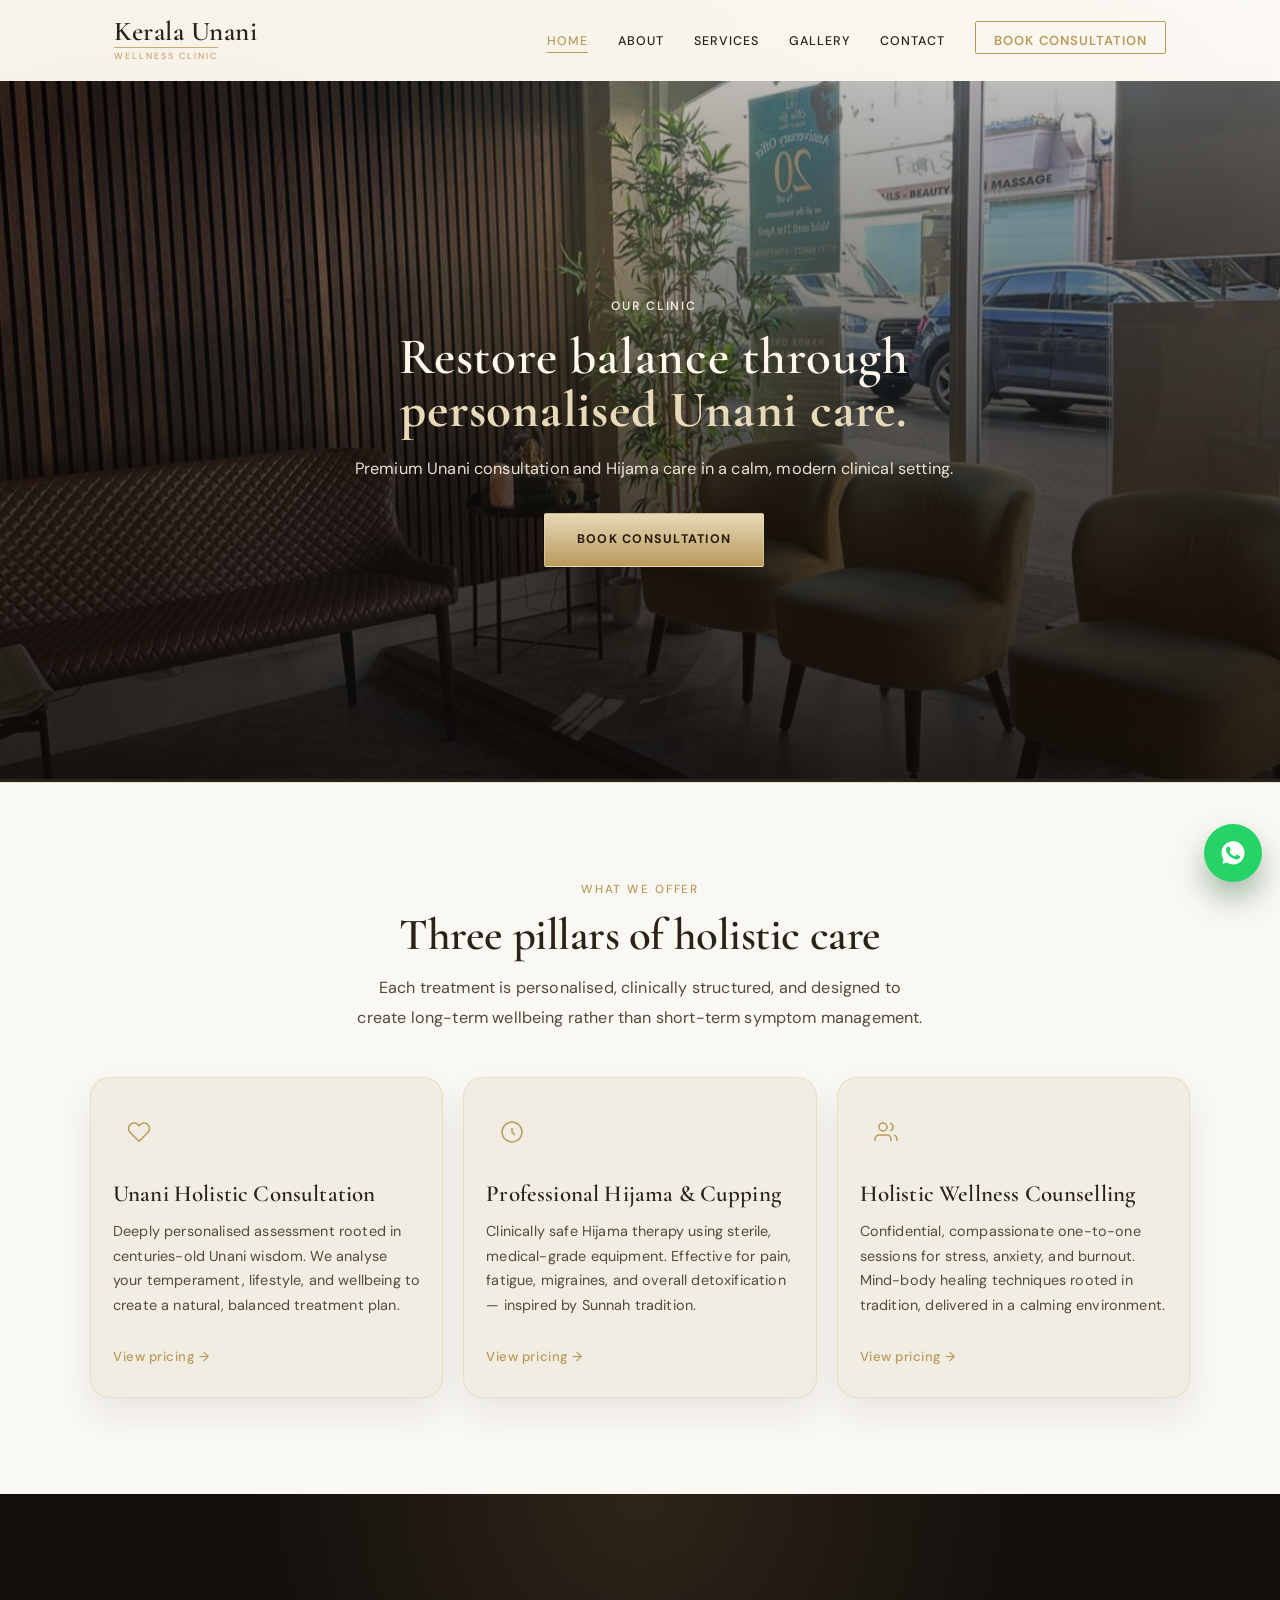
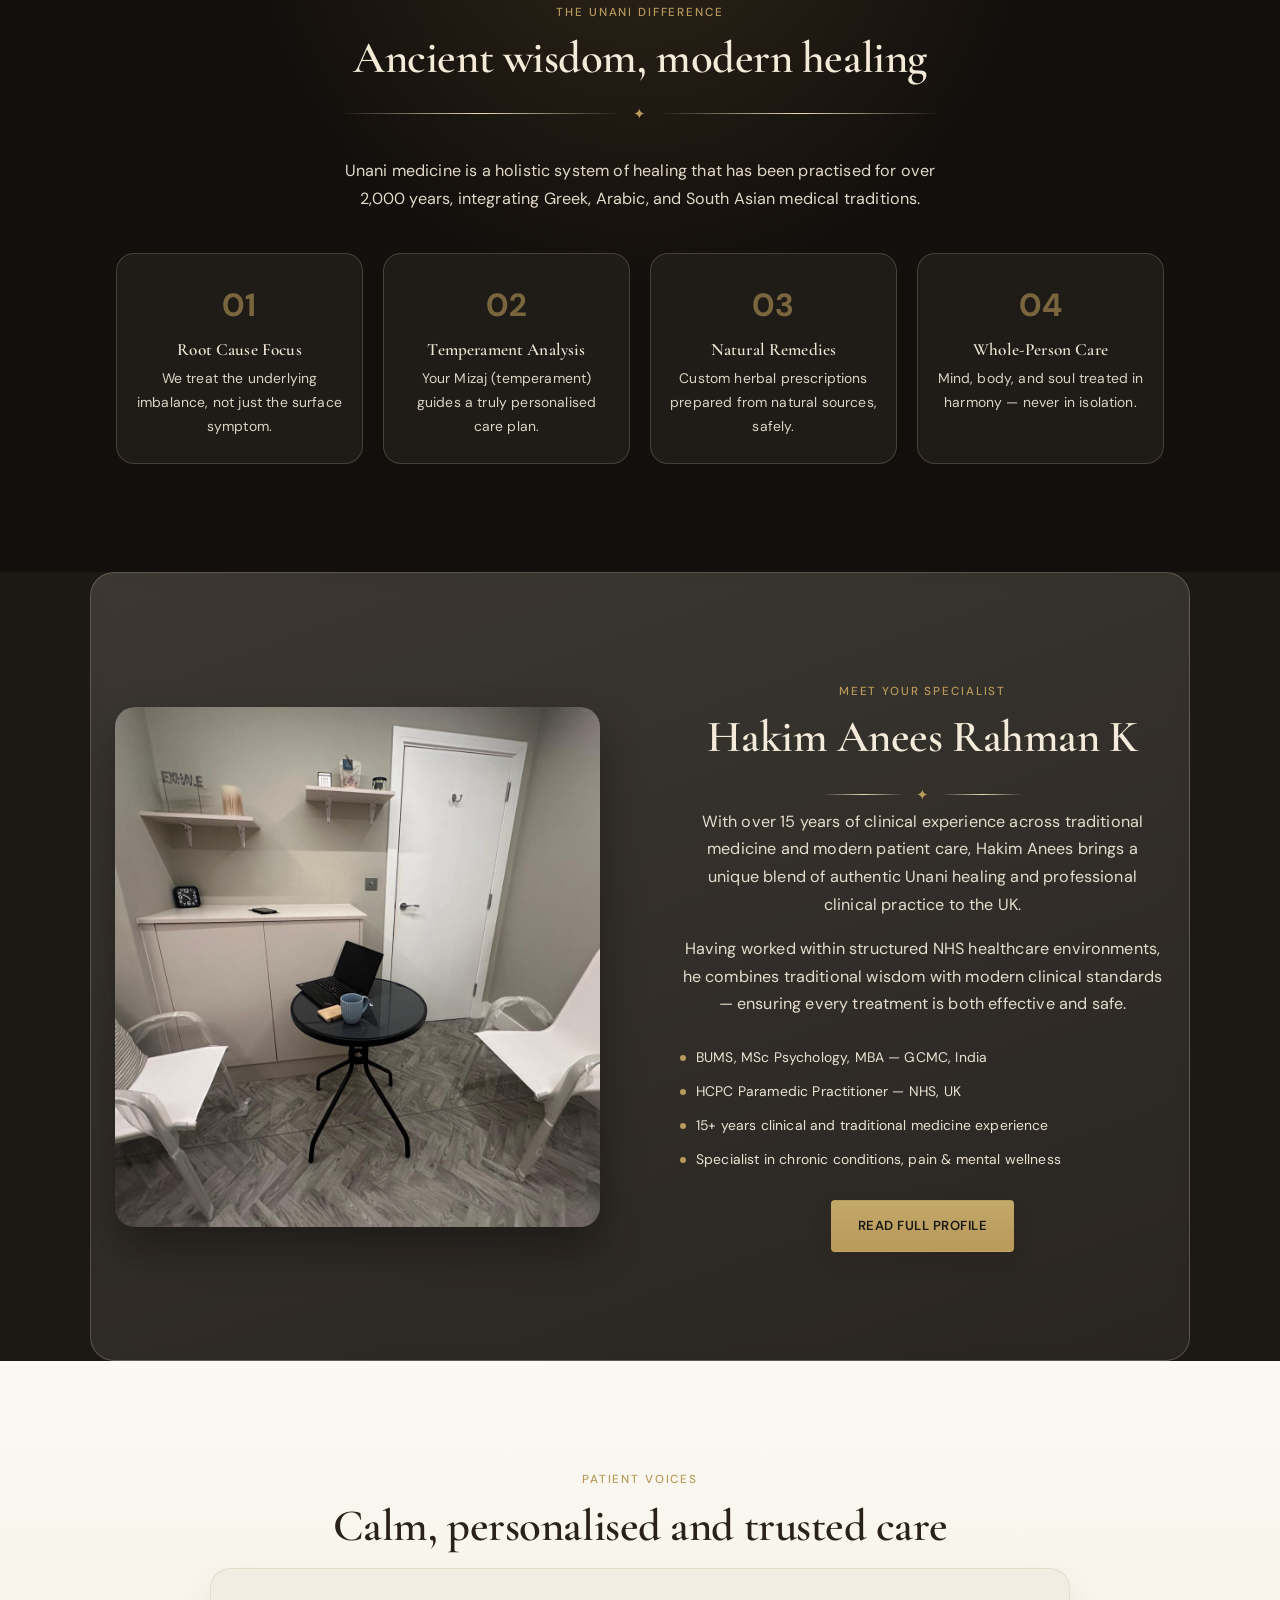
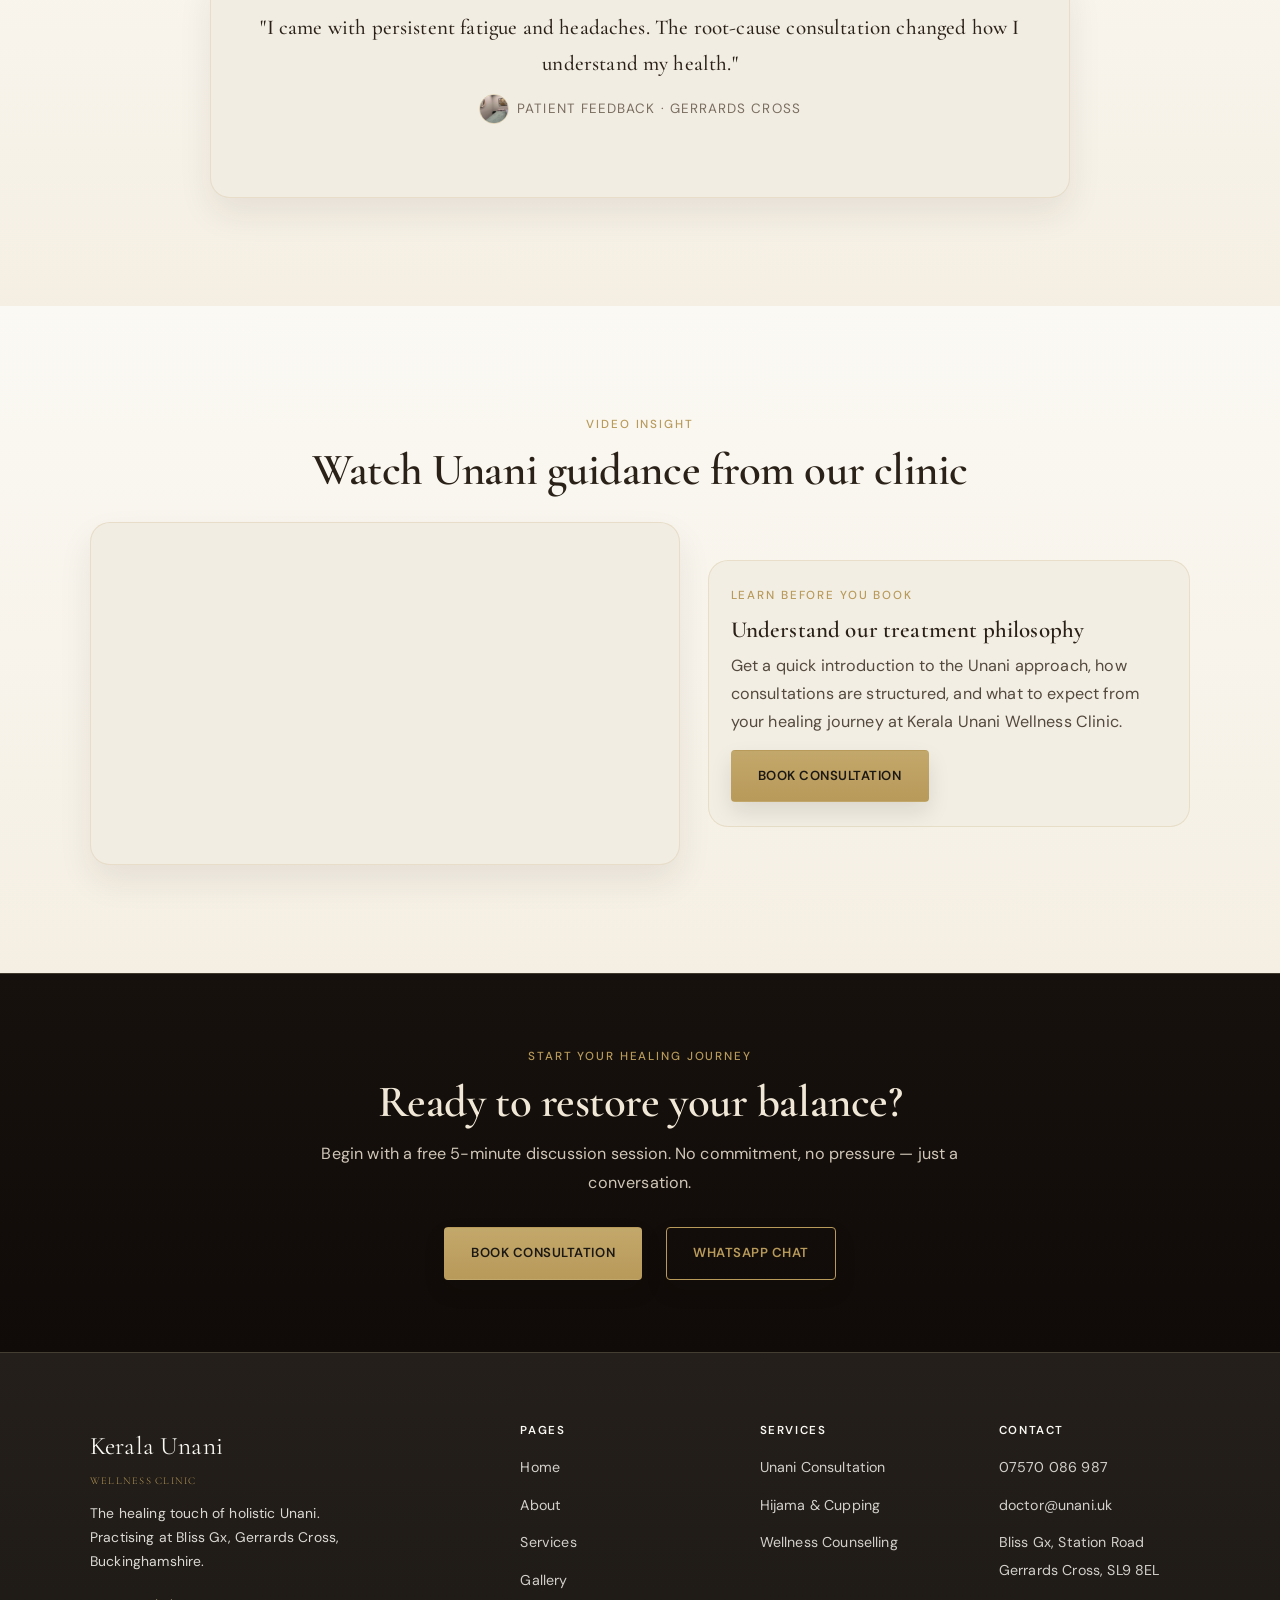
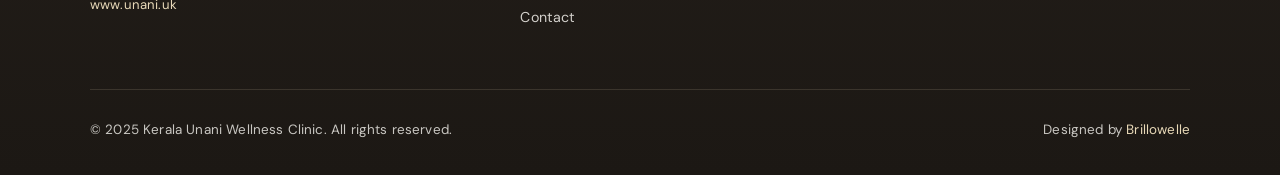
<file: index.html>
<!DOCTYPE html>
<html lang="en">
<head>
  <meta charset="UTF-8">
  <meta name="viewport" content="width=device-width, initial-scale=1, viewport-fit=cover">
  <title>Kerala Unani Wellness Clinic — Holistic Healing in Gerrards Cross, UK</title>
  <meta name="description" content="Traditional Unani medicine, professional Hijama therapy, and holistic wellness counselling at Bliss Gx, Gerrards Cross. Led by Hakim Anees Rahman K.">
  <meta name="keywords" content="Unani clinic Gerrards Cross, Hijama Gerrards Cross, cupping therapy Buckinghamshire, holistic wellness clinic UK, Unani consultation near me">
  <meta name="robots" content="index, follow">
  <link rel="canonical" href="https://www.unani.uk/">
  <meta property="og:type" content="website">
  <meta property="og:title" content="Kerala Unani Wellness Clinic | Gerrards Cross">
  <meta property="og:description" content="Holistic Unani consultation, Hijama therapy, and wellness counselling at Bliss Gx in Gerrards Cross.">
  <meta property="og:url" content="https://www.unani.uk/">
  <meta property="og:site_name" content="Kerala Unani Wellness Clinic">
  <meta property="og:locale" content="en_GB">
  <meta name="twitter:card" content="summary_large_image">
  <meta name="twitter:title" content="Kerala Unani Wellness Clinic | Gerrards Cross">
  <meta name="twitter:description" content="Traditional healing with modern clinical care in Gerrards Cross, UK.">
  <link rel="preload" as="image" href="Gallery/WhatsApp Image 2026-04-15 at 5.15.30 PM (2).jpeg">
  <link rel="stylesheet" href="shared.css">
  <style>
    /* ─── Hero ─── */
    .hero-wrap {
      position: relative;
      min-height: 100vh;
      padding: 0;
      border-bottom: 1px solid var(--border);
      overflow: hidden;
      display: grid;
      place-items: center;
      isolation: isolate;
    }
    .hero-media {
      position: absolute;
      inset: 0;
      z-index: -2;
    }
    .hero-media img {
      width: 100%;
      height: 100%;
      object-fit: cover;
      transform: scale(1.06);
      animation: heroParallax 20s ease-out forwards;
    }
    .hero-media::after {
      content: "";
      position: absolute;
      inset: 0;
      background:
        radial-gradient(circle at 50% 25%, rgba(197,160,89,0.2), transparent 34%),
        linear-gradient(180deg, rgba(14,10,7,0.28) 0%, rgba(14,10,7,0.72) 56%, rgba(14,10,7,0.9) 100%);
    }
    .hero-core {
      position: relative;
      z-index: 2;
      width: min(1100px, calc(100% - 48px));
      text-align: left;
      padding: 24px 16px 24px 44px;
      animation: heroFadeIn 820ms cubic-bezier(0.22, 1, 0.36, 1) both;
    }
    .hero-overline {
      display: block;
      color: rgba(255,248,235,0.88);
      font-size: 0.76rem;
      letter-spacing: 0.14em;
      text-transform: uppercase;
      margin-bottom: 14px;
      font-weight: 600;
    }
    .hero-heading {
      margin: 0 0 18px;
      max-width: 38ch;
      color: #fff8ec;
      font-size: clamp(2.15rem, 4vw, 3.45rem);
      line-height: 1.02;
      letter-spacing: 0.015em;
      text-shadow: 0 12px 34px rgba(8,6,5,0.34);
    }
    .hero-heading em {
      color: var(--gold-light);
      font-style: normal;
      font-weight: 700;
    }
    .hero-copy {
      max-width: 66ch;
      margin: 0 0 26px;
      color: rgba(255,245,230,0.9);
      font-size: clamp(0.92rem, 1.35vw, 1.02rem);
      line-height: 1.7;
    }
    .hero-action {
      display: inline-flex;
      align-items: center;
      justify-content: center;
      min-width: 220px;
      padding: 15px 28px;
      border-radius: 2px;
      background: linear-gradient(180deg, var(--gold-light) 0%, var(--gold) 100%);
      border: 1px solid rgba(232,217,184,0.48);
      color: #2a1b12;
      font-size: 0.78rem;
      font-weight: 700;
      letter-spacing: 0.1em;
      text-transform: uppercase;
      box-shadow: 0 14px 28px rgba(18,12,9,0.34);
      transition: transform 260ms ease, box-shadow 260ms ease, filter 260ms ease;
    }
    .hero-action:hover {
      transform: translateY(-3px) scale(1.02);
      box-shadow: 0 20px 34px rgba(15,10,7,0.4);
      filter: brightness(1.03);
    }
    @keyframes heroFadeUp {
      from { opacity: 0; transform: translateY(24px); }
      to { opacity: 1; transform: translateY(0); }
    }
    @keyframes heroFadeIn {
      from { opacity: 0; transform: translateY(28px); }
      to { opacity: 1; transform: translateY(0); }
    }
    @keyframes heroParallax {
      from { transform: scale(1.08) translateY(0); }
      to { transform: scale(1.02) translateY(-10px); }
    }

    /* ─── Rebuilt Service Section ─── */
    .section-white {
      background: var(--clr-bg);
      color: var(--text-body);
    }
    .services-shell {
      max-width: var(--max-w);
      margin: 0 auto;
      display: grid;
      gap: 44px;
    }
    .services-head {
      display: block;
      text-align: center;
    }
    .services-head h2 { color: var(--text-dark); max-width: 24ch; margin: 0 auto 14px; }
    .services-head p { color: var(--text-body); max-width: 52ch; margin: 0 auto; line-height: 1.84; }
    .services-grid { display: grid; grid-template-columns: repeat(3, minmax(0, 1fr)); gap: 20px; }
    .service-card {
      background: var(--clr-surface);
      border: 1px solid var(--border);
      border-radius: 18px;
      padding: 28px 22px;
      transition: transform 0.25s, box-shadow 0.25s;
      position: relative;
      overflow: hidden;
    }
    .service-card::before {
      content: '';
      position: absolute;
      top: 0; left: 0; right: 0;
      height: 3px;
      background: var(--gold);
      transform: scaleX(0);
      transform-origin: left;
      transition: transform 0.3s;
    }
    .service-card:hover { transform: translateY(-4px); box-shadow: 0 16px 40px rgba(32,26,20,0.12); }
    .service-card:hover::before { transform: scaleX(1); }
    .service-icon {
      width: 52px; height: 52px;
      background: var(--cream-dark);
      border-radius: 50%;
      display: flex; align-items: center; justify-content: center;
      margin-bottom: 24px;
    }
    .service-icon svg { color: var(--maroon); }
    .service-card h3 { margin-bottom: 12px; }
    .service-card h3 { color: var(--text-dark); }
    .service-card p { color: var(--text-body); }
    .service-card p { font-size: 0.9rem; margin-bottom: 24px; }
    .service-link { font-size: 0.82rem; font-weight: 500; color: var(--maroon); letter-spacing: 0.04em; }
    .service-link::after { content: ' →'; }

    .section-cream {
      background: radial-gradient(circle at 50% 0, rgba(184,154,90,0.16), transparent 42%), #130f0c;
      color: rgba(255,245,228,0.9);
    }
    .section-cream h2,
    .section-cream h3 { color: rgba(255,245,228,0.95); }
    .section-cream p { color: rgba(255,245,228,0.88); }

    /* ─── About teaser ─── */
    .about-teaser {
      display: grid;
      grid-template-columns: 1fr 1fr;
      gap: 80px;
      align-items: center;
      max-width: var(--max-w);
      margin: 0 auto;
      padding: var(--section-pad);
      border: 1px solid rgba(232,217,184,0.24);
      border-radius: 24px;
      background: linear-gradient(160deg, rgba(255,248,236,0.14), rgba(255,248,236,0.06));
      backdrop-filter: blur(8px);
    }
    .about-image { height: 520px; border-radius: var(--radius-lg); overflow: hidden; box-shadow: 0 22px 40px rgba(8,6,5,0.38); }
    .about-text .eyebrow { display: block; }
    .about-text h2 { margin-bottom: 20px; color: rgba(255,245,228,0.95); }
    .about-text { text-align: center; }
    .about-text p { margin-bottom: 16px; color: rgba(255,245,228,0.88); }
    .credentials { margin: 28px 0; display: flex; flex-direction: column; gap: 10px; }
    .cred-item { display: flex; align-items: center; gap: 10px; font-size: 0.87rem; color: rgba(255,245,228,0.9); }
    .cred-dot { width: 6px; height: 6px; background: var(--gold); border-radius: 50%; flex-shrink: 0; }

    /* ─── Testimonial ─── */
    .testimonial-section { background: var(--maroon); padding: var(--section-pad); }
    .testimonial-inner { max-width: 800px; margin: 0 auto; text-align: center; }
    .quote-mark { font-family: var(--font-display); font-size: 6rem; line-height: 0.6; color: var(--gold); opacity: 0.4; margin-bottom: 16px; display: block; }
    .testimonial-text { font-family: var(--font-display); font-size: 1.6rem; font-style: normal; color: var(--clr-bg); line-height: 1.5; margin-bottom: 28px; }
    .testimonial-author { font-size: 0.83rem; color: var(--gold-light); letter-spacing: 0.1em; text-transform: uppercase; }

    .lux-section {
      background: linear-gradient(180deg, #fbf9f4 0%, #f5efe3 100%);
    }

    /* ─── CTA band ─── */
    .cta-band {
      background: linear-gradient(180deg, #16110d 0%, #100b08 100%);
      border-top: 1px solid rgba(232,217,184,0.22);
      border-bottom: 1px solid rgba(232,217,184,0.22);
      padding: 72px 24px;
      text-align: center;
    }
    .cta-band h2 { max-width: 600px; margin: 0 auto 12px; }
    .cta-band h2 { color: rgba(255,245,228,0.94); }
    .cta-band p { color: rgba(255,245,228,0.8); }
    .cta-band p { margin-bottom: 36px; }
    .cta-actions { display: flex; gap: 16px; justify-content: center; flex-wrap: wrap; }

    /* ─── Why Unani strip ─── */
    .pillars { display: grid; grid-template-columns: repeat(4, 1fr); gap: 20px; margin-top: 40px; }
    .pillar {
      text-align: center;
      padding: 24px 16px;
      border: 1px solid rgba(232,217,184,0.2);
      border-radius: 18px;
      background: rgba(255,248,236,0.05);
      backdrop-filter: blur(6px);
      transition: transform 0.25s ease, box-shadow 0.25s ease, border-color 0.25s ease;
    }
    .pillar:hover {
      transform: translateY(-5px);
      border-color: rgba(232,217,184,0.42);
      box-shadow: 0 16px 28px rgba(8,6,5,0.2);
    }
    .pillar-number {
      font-family: var(--font-body);
      font-size: 2rem;
      font-weight: 700;
      color: var(--gold);
      opacity: 0.6;
      display: block;
      margin-bottom: 8px;
    }
    .pillar h4 { margin-bottom: 8px; color: rgba(255,245,228,0.92); }
    .pillar p { font-size: 0.87rem; color: rgba(255,245,228,0.85); }

    @media (max-width: 900px) {
      .hero-wrap {
        min-height: 92vh;
        place-items: center;
      }
      .hero-core {
        margin-top: 0;
        width: calc(100% - 22px);
        padding: 18px 12px 18px;
        text-align: left;
      }
      .hero-heading {
        font-size: clamp(1.55rem, 7.8vw, 2.05rem);
        max-width: none;
      }
      .hero-copy {
        font-size: 0.92rem;
        margin-bottom: 20px;
      }
      .hero-action {
        width: auto;
        min-width: 180px;
      }
      .services-head { display: block; }
      .services-grid { grid-template-columns: 1fr; }
      .about-teaser { grid-template-columns: 1fr; }
      .pillars { grid-template-columns: 1fr 1fr; }
    }
    @media (max-width: 360px) {
      .hero-wrap { min-height: 88vh; }
      .hero-core {
        width: calc(100% - 16px);
        padding: 14px 10px 16px;
      }
      .hero-heading {
        font-size: clamp(1.36rem, 7.1vw, 1.72rem);
      }
      .hero-copy { font-size: 0.86rem; margin-bottom: 16px; }
      .pillars { grid-template-columns: 1fr; }
      .about-teaser { padding: 28px 12px; gap: 20px; }
      .about-image { height: 240px; }
    }
    .testimonial-meta {
      display: inline-flex;
      align-items: center;
      gap: 8px;
    }
    .testimonial-meta img {
      width: 30px;
      height: 30px;
      border-radius: 50%;
      object-fit: cover;
      border: 1px solid rgba(184,154,90,0.35);
    }
  </style>
  <script type="application/ld+json">
  {
    "@context": "https://schema.org",
    "@type": "MedicalClinic",
    "name": "Kerala Unani Wellness Clinic",
    "url": "https://www.unani.uk/",
    "telephone": "+447570086987",
    "email": "doctor@unani.uk",
    "address": {
      "@type": "PostalAddress",
      "streetAddress": "Bliss Gx, Station Road",
      "addressLocality": "Gerrards Cross",
      "postalCode": "SL9 8EL",
      "addressRegion": "Buckinghamshire",
      "addressCountry": "GB"
    },
    "medicalSpecialty": [
      "Holistic Medicine",
      "Alternative Medicine"
    ],
    "openingHoursSpecification": [
      {
        "@type": "OpeningHoursSpecification",
        "dayOfWeek": ["Monday", "Tuesday", "Wednesday", "Thursday", "Friday"],
        "opens": "09:00",
        "closes": "18:00"
      },
      {
        "@type": "OpeningHoursSpecification",
        "dayOfWeek": "Saturday",
        "opens": "10:00",
        "closes": "16:00"
      }
    ],
    "areaServed": [
      "Gerrards Cross",
      "Buckinghamshire",
      "United Kingdom"
    ]
  }
  </script>
  <script type="application/ld+json">
  {
    "@context": "https://schema.org",
    "@type": "VideoObject",
    "name": "Unani Wellness Guidance Video",
    "description": "Introduction to Kerala Unani Wellness Clinic and its treatment approach.",
    "embedUrl": "https://www.youtube.com/embed/4yKwt4vVm8o",
    "contentUrl": "https://youtu.be/4yKwt4vVm8o?si=JGF2ghnYt-yqTToP",
    "publisher": {
      "@type": "Organization",
      "name": "Kerala Unani Wellness Clinic"
    }
  }
  </script>
</head>
<body>

<!-- ─── Navigation ─── -->
<nav>
  <div class="nav-inner">
    <a href="index.html" class="nav-logo">
      <span class="nav-logo-wordmark">Kerala Unani</span>
      <span class="nav-logo-line" aria-hidden="true"></span>
      <span class="nav-logo-tag">Wellness Clinic</span>
    </a>
    <button class="nav-toggle" type="button" aria-label="Toggle navigation" aria-expanded="false"><span></span></button>
    <ul class="nav-links">
      <li><a href="index.html" class="active">Home</a></li>
      <li><a href="about.html">About</a></li>
      <li><a href="services.html">Services</a></li>
      <li><a href="gallery.html">Gallery</a></li>
      <li><a href="contact.html">Contact</a></li>
      <li><a href="contact.html" class="nav-cta">Book Consultation</a></li>
    </ul>
  </div>
</nav>

<!-- ─── Hero ─── -->
<section class="hero-wrap">
  <div class="hero-media">
    <img src="Gallery/WhatsApp Image 2026-04-15 at 5.15.30 PM (2).jpeg" alt="Kerala Unani Wellness Clinic interior">
  </div>
  <div class="hero-core">
    <span class="hero-overline">OUR CLINIC</span>
    <h1 class="hero-heading">Restore balance through<br><em>personalised Unani care.</em></h1>
    <p class="hero-copy">Premium Unani consultation and Hijama care in a calm, modern clinical setting.</p>
    <a href="contact.html" class="hero-action">Book Consultation</a>
  </div>
</section>

<!-- ─── Rebuilt Services ─── -->
<section class="section-white section-shell">
  <div class="services-shell">
    <div class="services-head">
      <div>
        <span class="eyebrow">What We Offer</span>
        <h2>Three pillars of holistic care</h2>
      </div>
      <p>Each treatment is personalised, clinically structured, and designed to create long-term wellbeing rather than short-term symptom management.</p>
    </div>
    <div class="services-grid">
      <!-- Unani Consultation -->
      <div class="card service-card">
        <div class="service-icon">
          <svg width="24" height="24" viewBox="0 0 24 24" fill="none" stroke="currentColor" stroke-width="1.5">
            <path d="M20.84 4.61a5.5 5.5 0 0 0-7.78 0L12 5.67l-1.06-1.06a5.5 5.5 0 0 0-7.78 7.78l1.06 1.06L12 21.23l7.78-7.78 1.06-1.06a5.5 5.5 0 0 0 0-7.78z"/>
          </svg>
        </div>
        <h3>Unani Holistic Consultation</h3>
        <p>Deeply personalised assessment rooted in centuries-old Unani wisdom. We analyse your temperament, lifestyle, and wellbeing to create a natural, balanced treatment plan.</p>
        <a href="services.html#consultation" class="service-link">View pricing</a>
      </div>

      <!-- Hijama & Cupping -->
      <div class="card service-card">
        <div class="service-icon">
          <svg width="24" height="24" viewBox="0 0 24 24" fill="none" stroke="currentColor" stroke-width="1.5">
            <circle cx="12" cy="12" r="10"/><path d="M12 8v4l3 3"/>
          </svg>
        </div>
        <h3>Professional Hijama &amp; Cupping</h3>
        <p>Clinically safe Hijama therapy using sterile, medical-grade equipment. Effective for pain, fatigue, migraines, and overall detoxification — inspired by Sunnah tradition.</p>
        <a href="services.html#hijama" class="service-link">View pricing</a>
      </div>

      <!-- Wellness Counselling -->
      <div class="card service-card">
        <div class="service-icon">
          <svg width="24" height="24" viewBox="0 0 24 24" fill="none" stroke="currentColor" stroke-width="1.5">
            <path d="M17 21v-2a4 4 0 0 0-4-4H5a4 4 0 0 0-4 4v2"/><circle cx="9" cy="7" r="4"/>
            <path d="M23 21v-2a4 4 0 0 0-3-3.87"/><path d="M16 3.13a4 4 0 0 1 0 7.75"/>
          </svg>
        </div>
        <h3>Holistic Wellness Counselling</h3>
        <p>Confidential, compassionate one-to-one sessions for stress, anxiety, and burnout. Mind-body healing techniques rooted in tradition, delivered in a calming environment.</p>
        <a href="services.html#counselling" class="service-link">View pricing</a>
      </div>
    </div>
  </div>
</section>

<!-- ─── Why Unani ─── -->
<section class="section-cream">
  <div class="container">
    <div style="text-align: center; max-width: 600px; margin: 0 auto;">
      <span class="eyebrow">The Unani Difference</span>
      <h2>Ancient wisdom, modern healing</h2>
      <div class="ornament"><span class="ornament-icon">✦</span></div>
      <p>Unani medicine is a holistic system of healing that has been practised for over 2,000 years, integrating Greek, Arabic, and South Asian medical traditions.</p>
    </div>
    <div class="pillars">
      <div class="pillar">
        <span class="pillar-number">01</span>
        <h4>Root Cause Focus</h4>
        <p>We treat the underlying imbalance, not just the surface symptom.</p>
      </div>
      <div class="pillar">
        <span class="pillar-number">02</span>
        <h4>Temperament Analysis</h4>
        <p>Your Mizaj (temperament) guides a truly personalised care plan.</p>
      </div>
      <div class="pillar">
        <span class="pillar-number">03</span>
        <h4>Natural Remedies</h4>
        <p>Custom herbal prescriptions prepared from natural sources, safely.</p>
      </div>
      <div class="pillar">
        <span class="pillar-number">04</span>
        <h4>Whole-Person Care</h4>
        <p>Mind, body, and soul treated in harmony — never in isolation.</p>
      </div>
    </div>
  </div>
</section>

<!-- ─── About Teaser ─── -->
<section style="padding: 0; background: var(--clr-bg-dark);">
  <div class="about-teaser">
    <div class="about-image">
      <img class="img-cover" src="Gallery/hakim-anees-rahman.jpg" alt="Hakim Anees Rahman K portrait">
    </div>
    <div class="about-text">
      <span class="eyebrow">Meet Your Specialist</span>
      <h2>Hakim Anees Rahman K</h2>
      <div class="ornament" style="max-width: 200px; margin: 0 auto;"><span class="ornament-icon">✦</span></div>
      <p>With over 15 years of clinical experience across traditional medicine and modern patient care, Hakim Anees brings a unique blend of authentic Unani healing and professional clinical practice to the UK.</p>
      <p>Having worked within structured NHS healthcare environments, he combines traditional wisdom with modern clinical standards — ensuring every treatment is both effective and safe.</p>
      <div class="credentials">
        <div class="cred-item"><span class="cred-dot"></span><span>BUMS, MSc Psychology, MBA — GCMC, India</span></div>
        <div class="cred-item"><span class="cred-dot"></span><span>HCPC Paramedic Practitioner — NHS, UK</span></div>
        <div class="cred-item"><span class="cred-dot"></span><span>15+ years clinical and traditional medicine experience</span></div>
        <div class="cred-item"><span class="cred-dot"></span><span>Specialist in chronic conditions, pain &amp; mental wellness</span></div>
      </div>
      <a href="about.html" class="btn btn-primary">Read Full Profile</a>
    </div>
  </div>
</section>

<!-- ─── Testimonials Carousel ─── -->
<section class="lux-section">
  <div class="container" style="text-align:center; margin-bottom: 18px;">
    <span class="eyebrow">Patient Voices</span>
    <h2>Calm, personalised and trusted care</h2>
  </div>
  <div class="testimonial-carousel">
    <div class="testimonial-slide active">
      <p>"I came with persistent fatigue and headaches. The root-cause consultation changed how I understand my health."</p>
      <span class="testimonial-meta"><img src="Gallery/WhatsApp Image 2026-04-15 at 5.15.29 PM.jpeg" alt="Patient portrait">Patient Feedback · Gerrards Cross</span>
    </div>
    <div class="testimonial-slide">
      <p>"The clinic environment is peaceful, and the care feels truly personal. I finally felt listened to."</p>
      <span class="testimonial-meta"><img src="Gallery/WhatsApp Image 2026-04-15 at 5.15.31 PM (1).jpeg" alt="Patient portrait">Patient Feedback · Buckinghamshire</span>
    </div>
    <div class="testimonial-slide">
      <p>"Hijama was professional, hygienic, and effective for my muscle tension. Highly recommended."</p>
      <span class="testimonial-meta"><img src="Gallery/WhatsApp Image 2026-04-15 at 5.15.27 PM (1).jpeg" alt="Patient portrait">Patient Feedback · Nearby Community</span>
    </div>
    <div class="carousel-dots">
      <button class="carousel-dot active" type="button" aria-label="Show testimonial 1"></button>
      <button class="carousel-dot" type="button" aria-label="Show testimonial 2"></button>
      <button class="carousel-dot" type="button" aria-label="Show testimonial 3"></button>
    </div>
  </div>
</section>

<!-- ─── CTA ─── -->
<section class="lux-section">
  <div class="container" style="text-align:center; margin-bottom: 28px;">
    <span class="eyebrow">Video Insight</span>
    <h2>Watch Unani guidance from our clinic</h2>
  </div>
  <div class="video-showcase">
    <div class="video-frame-wrap">
      <iframe
        class="video-frame"
        src="https://www.youtube.com/embed/4yKwt4vVm8o"
        title="Kerala Unani Wellness video"
        loading="lazy"
        allow="accelerometer; autoplay; clipboard-write; encrypted-media; gyroscope; picture-in-picture; web-share"
        allowfullscreen>
      </iframe>
    </div>
    <div class="video-copy">
      <span class="eyebrow">Learn Before You Book</span>
      <h3 style="margin-bottom: 10px;">Understand our treatment philosophy</h3>
      <p>Get a quick introduction to the Unani approach, how consultations are structured, and what to expect from your healing journey at Kerala Unani Wellness Clinic.</p>
      <a href="contact.html" class="btn btn-primary">Book Consultation</a>
    </div>
  </div>
</section>

<!-- ─── CTA ─── -->
<section class="cta-band">
  <span class="eyebrow">Start Your Healing Journey</span>
  <h2>Ready to restore your balance?</h2>
  <p>Begin with a free 5-minute discussion session. No commitment, no pressure — just a conversation.</p>
  <div class="cta-actions">
    <a href="contact.html" class="btn btn-primary">Book Consultation</a>
    <a href="https://wa.me/447570086987" class="btn btn-outline" target="_blank">WhatsApp Chat</a>
  </div>
</section>

<!-- ─── Footer ─── -->
<footer>
  <div class="footer-inner">
    <div>
      <div class="footer-logo">
        Kerala Unani
        <span>Wellness Clinic</span>
      </div>
      <p style="font-size: 0.87rem; max-width: 260px; margin-bottom: 20px; color: rgba(250,248,243,0.86);">The healing touch of holistic Unani. Practising at Bliss Gx, Gerrards Cross, Buckinghamshire.</p>
      <p style="font-size: 0.82rem; color: var(--gold-light);">www.unani.uk</p>
    </div>
    <div class="footer-col">
      <h4>Pages</h4>
      <ul>
        <li><a href="index.html">Home</a></li>
        <li><a href="about.html">About</a></li>
        <li><a href="services.html">Services</a></li>
        <li><a href="gallery.html">Gallery</a></li>
        <li><a href="contact.html">Contact</a></li>
      </ul>
    </div>
    <div class="footer-col">
      <h4>Services</h4>
      <ul>
        <li><a href="services.html#consultation">Unani Consultation</a></li>
        <li><a href="services.html#hijama">Hijama &amp; Cupping</a></li>
        <li><a href="services.html#counselling">Wellness Counselling</a></li>
      </ul>
    </div>
    <div class="footer-col">
      <h4>Contact</h4>
      <ul>
        <li><a href="tel:07570086987">07570 086 987</a></li>
        <li><a href="mailto:doctor@unani.uk">doctor@unani.uk</a></li>
        <li><a href="contact.html">Bliss Gx, Station Road<br>Gerrards Cross, SL9 8EL</a></li>
      </ul>
    </div>
  </div>
  <div class="footer-bottom">
    <span>© 2025 Kerala Unani Wellness Clinic. All rights reserved.</span>
    <span>Designed by <a href="#" style="color: var(--gold-light);">Brillowelle</a></span>
  </div>
</footer>

<script src="enhance.js"></script>
</body>
</html>
</file>
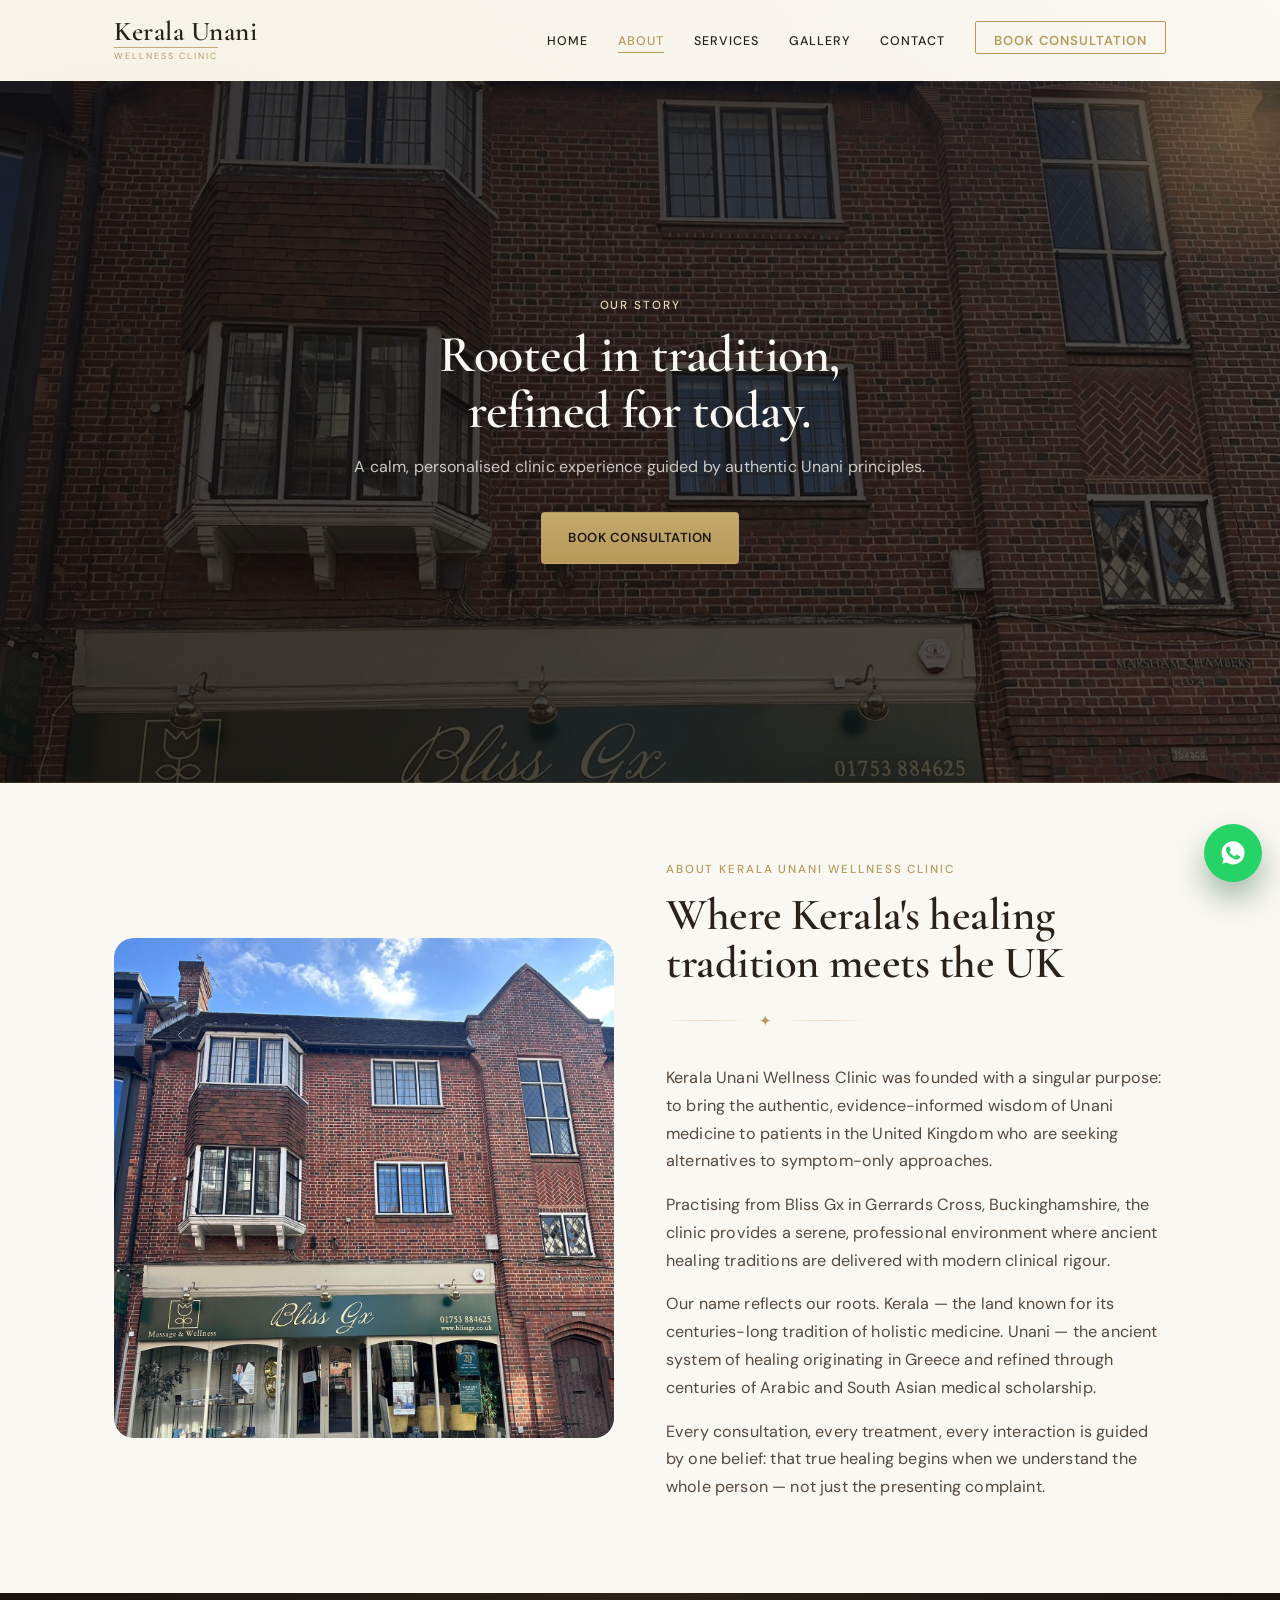
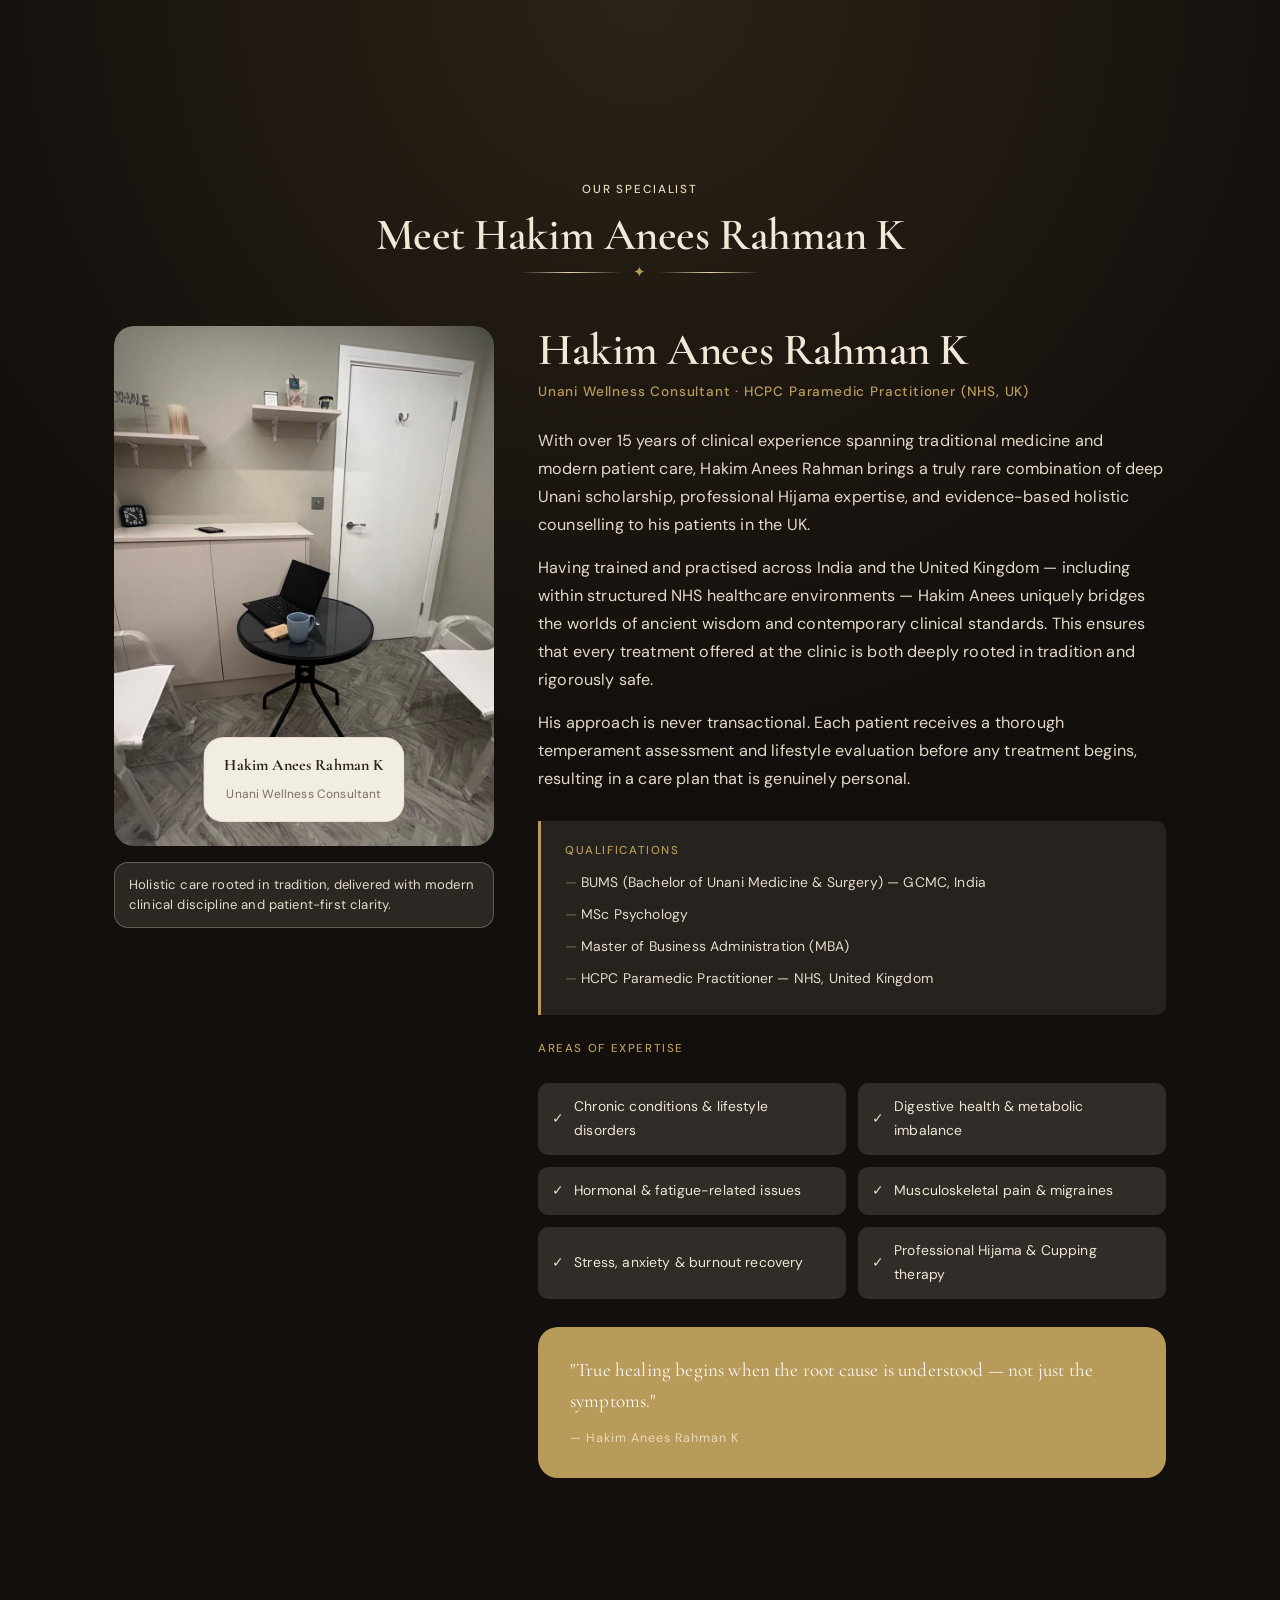
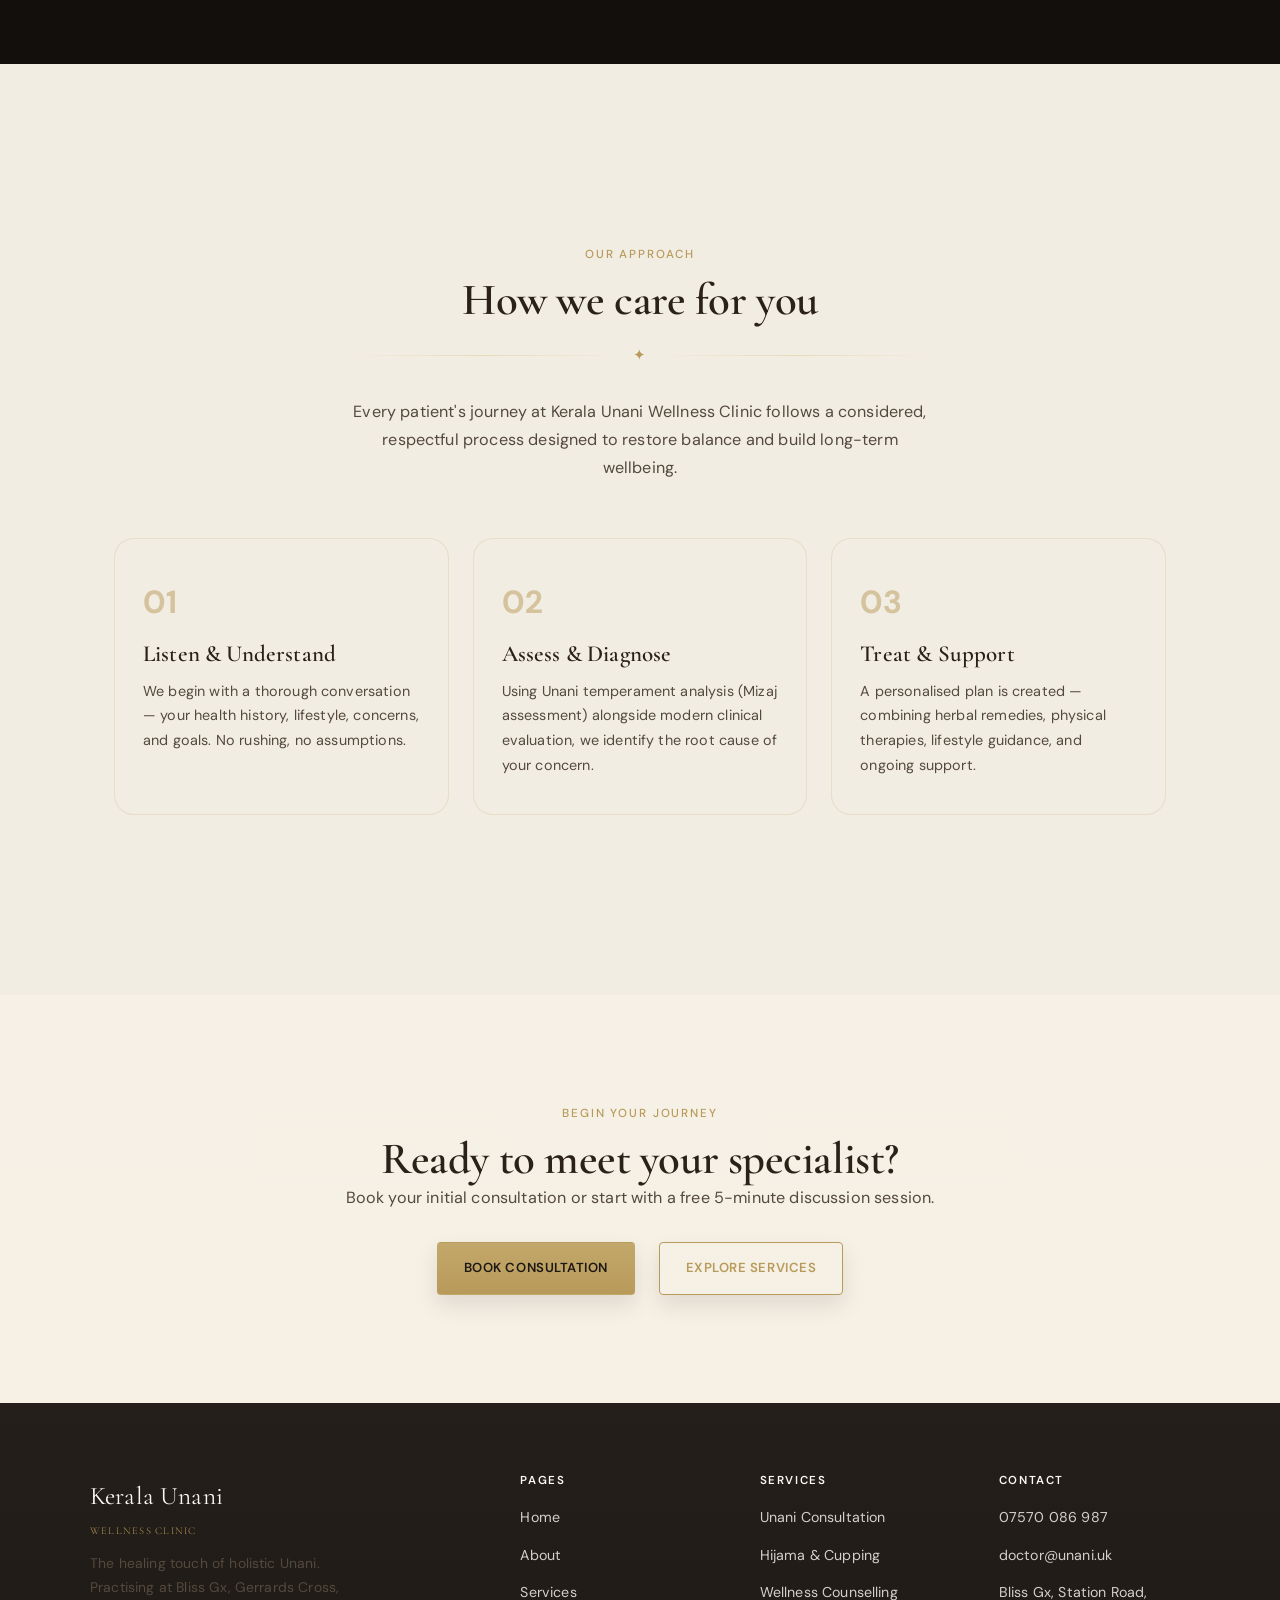
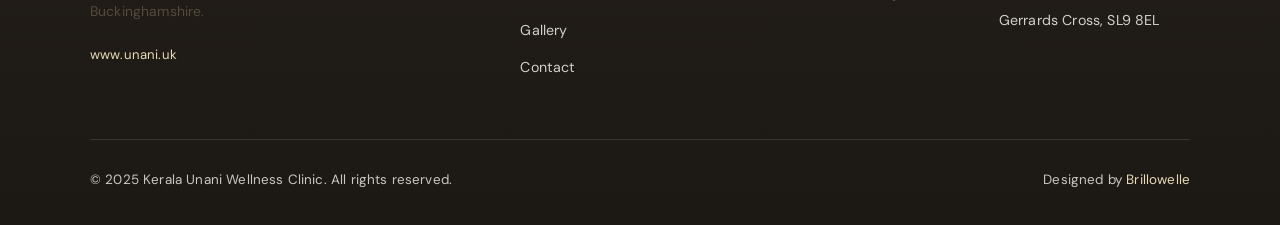
<file: about.html>
<!DOCTYPE html>
<html lang="en">
<head>
  <meta charset="UTF-8">
  <meta name="viewport" content="width=device-width, initial-scale=1, viewport-fit=cover">
  <title>About — Kerala Unani Wellness Clinic</title>
  <meta name="description" content="Meet Hakim Anees Rahman K — Unani Wellness Consultant, HCPC Paramedic, and founder of Kerala Unani Wellness Clinic in Gerrards Cross, UK.">
  <meta name="keywords" content="About Kerala Unani Wellness, Hakim Anees Rahman, Unani doctor Gerrards Cross, holistic clinic Buckinghamshire">
  <meta name="robots" content="index, follow">
  <link rel="canonical" href="https://www.unani.uk/about">
  <meta property="og:type" content="article">
  <meta property="og:title" content="About Kerala Unani Wellness Clinic">
  <meta property="og:description" content="Learn about Hakim Anees Rahman K and the clinic's philosophy of holistic Unani healing in Gerrards Cross.">
  <meta property="og:url" content="https://www.unani.uk/about">
  <meta property="og:site_name" content="Kerala Unani Wellness Clinic">
  <meta property="og:locale" content="en_GB">
  <meta name="twitter:card" content="summary">
  <link rel="stylesheet" href="shared.css">
  <style>
    /* ─── Page Hero ─── */
    .page-hero {
      background:
        linear-gradient(120deg, rgba(18,14,11,0.82), rgba(18,14,11,0.72)),
        url("Gallery/WhatsApp Image 2026-04-15 at 5.15.27 PM (1).jpeg") center/cover no-repeat;
      padding: 60px 24px 64px;
      text-align: center;
      position: relative;
      overflow: hidden;
    }
    .page-hero::before {
      content: '';
      position: absolute;
      width: 360px;
      height: 360px;
      border-radius: 50%;
      right: -140px;
      top: -140px;
      background: radial-gradient(circle, rgba(214,170,104,0.35), transparent 70%);
      pointer-events: none;
    }
    .page-hero .eyebrow { color: var(--gold-light); }
    .hero-booking {
      max-width: var(--max-w);
      margin: 0 auto;
      display: block;
      text-align: left;
    }
    .hero-copy {
      position: relative;
      z-index: 1;
      padding: 8px 0;
      max-width: 760px;
    }
    .page-hero h1 {
      color: var(--clr-bg);
      margin-bottom: 14px;
      max-width: 19ch;
      line-height: 1.08;
      font-size: clamp(2.15rem, 4.1vw, 3.25rem);
    }
    .page-hero p {
      color: rgba(250,248,243,0.78);
      max-width: 62ch;
      margin: 0 0 22px;
      font-size: 1rem;
    }
    .hero-contact-points {
      display: grid;
      gap: 11px;
      max-width: 620px;
    }
    .hero-contact-item {
      display: flex;
      align-items: center;
      gap: 10px;
      color: rgba(250,248,243,0.92);
      font-size: 0.92rem;
      font-weight: 500;
    }
    .hero-contact-item::before {
      content: "";
      width: 8px;
      height: 8px;
      border-radius: 50%;
      background: var(--gold-light);
      box-shadow: 0 0 0 5px rgba(214,170,104,0.14);
      flex-shrink: 0;
    }
    /* ─── Story ─── */
    .story-grid {
      display: grid;
      grid-template-columns: 1fr 1fr;
      gap: 52px;
      align-items: center;
      max-width: var(--max-w);
      margin: 0 auto;
      padding: 76px 24px;
    }
    .story-image {
      height: 500px;
      border-radius: var(--radius-lg);
      overflow: hidden;
      position: sticky;
      top: 130px;
    }
    .story-text h2 { margin-bottom: 20px; }
    .story-text p { margin-bottom: 16px; }

    /* ─── Doctor Profile ─── */
    .doctor-section { background: radial-gradient(circle at 50% 0, rgba(184,154,90,0.14), transparent 42%), #130f0c; }
    .doctor-inner { max-width: var(--max-w); margin: 0 auto; padding: 78px 24px; }
    .doctor-section-intro {
      text-align: center;
      margin-bottom: 40px;
    }
    .doctor-section-intro .ornament { margin: 12px auto 0; }
    .doctor-grid {
      display: grid;
      grid-template-columns: 380px 1fr;
      gap: 44px;
      align-items: stretch;
      position: relative;
    }
    .doctor-rail {
      position: sticky;
      top: 122px;
      display: grid;
      gap: 16px;
      align-self: start;
    }
    .doctor-image {
      height: 520px;
      border-radius: var(--radius-lg);
      overflow: hidden;
      position: relative;
    }
    .doctor-rail-note {
      background: rgba(255,248,236,0.1);
      border: 1px solid rgba(232,217,184,0.3);
      border-radius: 14px;
      padding: 12px 14px;
      color: rgba(255,245,228,0.88);
      font-size: 0.82rem;
      line-height: 1.55;
    }
    .doctor-badge {
      position: absolute;
      bottom: 24px;
      left: 50%;
      transform: translateX(-50%);
      background: var(--clr-surface);
      border: 1px solid var(--border);
      border-radius: var(--radius-lg);
      padding: 14px 20px;
      white-space: nowrap;
      text-align: center;
    }
    .doctor-badge strong { display: block; font-family: var(--font-display); font-size: 1rem; color: var(--text-dark); }
    .doctor-badge small { font-size: 0.75rem; color: var(--text-muted); }

    .doctor-bio h2 { margin-bottom: 6px; color: rgba(255,245,228,0.94); }
    .doctor-bio .title { font-size: 0.85rem; color: var(--gold); font-weight: 500; letter-spacing: 0.06em; margin-bottom: 24px; display: block; }
    .doctor-bio p { margin-bottom: 16px; color: rgba(255,245,228,0.88); }
    .doctor-section .eyebrow { color: var(--gold-light); }
    .doctor-section > .doctor-inner > div h2 { color: rgba(255,245,228,0.94); }

    .expertise-grid {
      display: grid;
      grid-template-columns: 1fr 1fr;
      gap: 12px;
      margin: 28px 0;
    }
    .expertise-item {
      display: flex;
      align-items: center;
      gap: 10px;
      font-size: 0.87rem;
      padding: 12px 14px;
      background: rgba(255,248,236,0.12);
      border-radius: var(--radius);
      color: rgba(255,245,228,0.92);
    }
    .expertise-item::before {
      content: '✓';
      color: var(--gold-light);
      font-weight: 500;
      flex-shrink: 0;
    }

    .qualifications {
      margin: 28px 0;
      padding: 24px;
      background: rgba(255,248,236,0.08);
      border-left: 3px solid var(--gold);
      border-radius: 0 var(--radius) var(--radius) 0;
    }
    .qualifications h4 { font-family: var(--font-body); font-size: 0.72rem; font-weight: 500; letter-spacing: 0.14em; text-transform: uppercase; color: var(--gold); margin-bottom: 14px; }
    .qual-list { list-style: none; display: flex; flex-direction: column; gap: 8px; }
    .qual-list li { font-size: 0.87rem; padding-left: 16px; position: relative; color: rgba(255,245,228,0.88); }
    .qual-list li::before { content: '—'; position: absolute; left: 0; color: var(--text-muted); }

    .philosophy-block {
      background: var(--maroon);
      border-radius: var(--radius-lg);
      padding: 28px 32px;
      margin-top: 28px;
    }
    .philosophy-block blockquote {
      font-family: var(--font-display);
      font-size: 1.2rem;
      font-style: normal;
      color: var(--clr-bg);
      line-height: 1.6;
    }
    .philosophy-block cite { display: block; margin-top: 12px; font-size: 0.78rem; color: var(--gold-light); font-style: normal; letter-spacing: 0.08em; }

    /* ─── Approach ─── */
    .approach-section { background: var(--cream-dark); }
    .approach-inner { max-width: var(--max-w); margin: 0 auto; padding: 72px 24px; }
    .approach-intro { text-align: center; max-width: 580px; margin: 0 auto 56px; }
    .approach-cards { display: grid; grid-template-columns: repeat(3, 1fr); gap: 24px; }
    .approach-card {
      background: var(--clr-surface);
      border-radius: var(--radius-lg);
      border: 1px solid var(--border);
      padding: 36px 28px;
    }
    .approach-num {
      font-family: var(--font-body);
      font-size: 2rem;
      font-weight: 700;
      color: var(--gold);
      opacity: 0.5;
      display: block;
      margin-bottom: 12px;
    }
    .approach-card h3 { margin-bottom: 12px; }
    .approach-card p { font-size: 0.9rem; }

    @media (max-width: 900px) {
      .hero-booking {
        display: block;
      }
      .page-hero h1 {
        font-size: clamp(1.64rem, 6.8vw, 2rem);
        max-width: 16ch;
      }
      .page-hero p {
        font-size: 0.94rem;
        margin: 0 0 18px;
      }
      .hero-copy,
      .hero-contact-points { max-width: 100%; }
      .story-grid { grid-template-columns: 1fr; }
      .story-grid { gap: 28px; padding: 44px 18px; }
      .story-image { height: 300px; }
      .story-image { position: static; top: auto; }
      .doctor-grid { grid-template-columns: 1fr; }
      .doctor-inner { padding: 44px 18px; }
      .doctor-section-intro { margin-bottom: 22px; }
      .doctor-rail { position: static; top: auto; }
      .doctor-image { height: 360px; }
      .doctor-badge {
        width: calc(100% - 32px);
        left: 16px;
        right: 16px;
        bottom: 16px;
        transform: none;
        white-space: normal;
      }
      .doctor-bio .title {
        font-size: 0.8rem;
        line-height: 1.45;
      }
      .qualifications { padding: 18px; }
      .philosophy-block { padding: 22px 18px; }
      .approach-cards { grid-template-columns: 1fr; }
      .approach-inner { padding: 44px 18px; }
      .expertise-grid { grid-template-columns: 1fr; }
    }
    @media (max-width: 480px) {
      .page-hero h1 { max-width: 100%; font-size: clamp(1.42rem, 6.8vw, 1.74rem); }
      .hero-contact-item { font-size: 0.85rem; }
      .story-grid { padding: 34px 14px; gap: 20px; }
      .story-image { height: 240px; }
      .doctor-inner { padding: 34px 14px; }
      .doctor-section-intro { margin-bottom: 16px; }
      .doctor-section-intro h2 { font-size: clamp(1.45rem, 6.5vw, 1.85rem); }
      .doctor-grid { gap: 16px; }
      .doctor-image { height: 280px; }
      .doctor-badge { padding: 10px 12px; }
      .doctor-rail-note { font-size: 0.78rem; }
      .expertise-item { font-size: 0.82rem; padding: 10px 12px; }
      .approach-inner { padding: 34px 14px; }
      .philosophy-block blockquote { font-size: 1.02rem; line-height: 1.5; }
    }
    @media (max-width: 360px) {
      .page-hero h1 { font-size: clamp(1.3rem, 6.2vw, 1.58rem); }
      .story-grid { padding: 28px 12px; }
      .doctor-inner { padding: 28px 12px; }
      .doctor-section-intro { margin-bottom: 12px; }
      .doctor-image { height: 240px; }
      .approach-inner { padding: 28px 12px; }
    }
  </style>
  <script type="application/ld+json">
  {
    "@context": "https://schema.org",
    "@type": "AboutPage",
    "name": "About Kerala Unani Wellness Clinic",
    "url": "https://www.unani.uk/about",
    "about": {
      "@type": "Person",
      "name": "Hakim Anees Rahman K",
      "jobTitle": "Unani Wellness Consultant",
      "knowsAbout": ["Unani Medicine", "Hijama Therapy", "Wellness Counselling"]
    }
  }
  </script>
</head>
<body>

<!-- ─── Navigation ─── -->
<nav>
  <div class="nav-inner">
    <a href="index.html" class="nav-logo">
      <span class="nav-logo-wordmark">Kerala Unani</span>
      <span class="nav-logo-line" aria-hidden="true"></span>
      <span class="nav-logo-tag">Wellness Clinic</span>
    </a>
    <button class="nav-toggle" type="button" aria-label="Toggle navigation" aria-expanded="false"><span></span></button>
    <ul class="nav-links">
      <li><a href="index.html">Home</a></li>
      <li><a href="about.html" class="active">About</a></li>
      <li><a href="services.html">Services</a></li>
      <li><a href="gallery.html">Gallery</a></li>
      <li><a href="contact.html">Contact</a></li>
      <li><a href="contact.html" class="nav-cta">Book Consultation</a></li>
    </ul>
  </div>
</nav>

<!-- ─── Page Hero ─── -->
<section class="page-hero">
  <div class="hero-booking">
    <div class="hero-copy">
      <span class="eyebrow">OUR STORY</span>
      <h1>Rooted in tradition, refined for today.</h1>
      <p>A calm, personalised clinic experience guided by authentic Unani principles.</p>
      <a href="contact.html" class="btn btn-primary">Book Consultation</a>
    </div>
  </div>
</section>

<!-- ─── Clinic Story ─── -->
<section class="story-section" style="padding: 0; background: var(--clr-bg);">
  <div class="story-grid">
    <div class="story-image">
      <img class="img-cover" src="Gallery/WhatsApp Image 2026-04-15 at 5.15.27 PM (1).jpeg" alt="Kerala Unani clinic exterior at Bliss Gx">
    </div>
    <div class="story-text">
      <span class="eyebrow">About Kerala Unani Wellness Clinic</span>
      <h2>Where Kerala's healing tradition meets the UK</h2>
      <div class="ornament" style="max-width: 200px; margin-left: 0;"><span class="ornament-icon">✦</span></div>
      <p>Kerala Unani Wellness Clinic was founded with a singular purpose: to bring the authentic, evidence-informed wisdom of Unani medicine to patients in the United Kingdom who are seeking alternatives to symptom-only approaches.</p>
      <p>Practising from Bliss Gx in Gerrards Cross, Buckinghamshire, the clinic provides a serene, professional environment where ancient healing traditions are delivered with modern clinical rigour.</p>
      <p>Our name reflects our roots. Kerala — the land known for its centuries-long tradition of holistic medicine. Unani — the ancient system of healing originating in Greece and refined through centuries of Arabic and South Asian medical scholarship.</p>
      <p>Every consultation, every treatment, every interaction is guided by one belief: that true healing begins when we understand the whole person — not just the presenting complaint.</p>
    </div>
  </div>
</section>

<!-- ─── Doctor Profile ─── -->
<section class="doctor-section">
  <div class="doctor-inner">
    <div class="doctor-section-intro">
      <span class="eyebrow">Our Specialist</span>
      <h2>Meet Hakim Anees Rahman K</h2>
      <div class="ornament" style="max-width: 240px; margin: 0 auto;"><span class="ornament-icon">✦</span></div>
    </div>
    <div class="doctor-grid">
      <div>
        <div class="doctor-rail">
          <div class="doctor-image">
            <img class="img-cover" src="Gallery/hakim-anees-rahman.jpg" alt="Hakim Anees Rahman K portrait">
            <div class="doctor-badge">
              <strong>Hakim Anees Rahman K</strong>
              <small>Unani Wellness Consultant</small>
            </div>
          </div>
          <div class="doctor-rail-note">Holistic care rooted in tradition, delivered with modern clinical discipline and patient-first clarity.</div>
        </div>
      </div>
      <div class="doctor-bio">
        <h2>Hakim Anees Rahman K</h2>
        <span class="title">Unani Wellness Consultant · HCPC Paramedic Practitioner (NHS, UK)</span>

        <p>With over 15 years of clinical experience spanning traditional medicine and modern patient care, Hakim Anees Rahman brings a truly rare combination of deep Unani scholarship, professional Hijama expertise, and evidence-based holistic counselling to his patients in the UK.</p>

        <p>Having trained and practised across India and the United Kingdom — including within structured NHS healthcare environments — Hakim Anees uniquely bridges the worlds of ancient wisdom and contemporary clinical standards. This ensures that every treatment offered at the clinic is both deeply rooted in tradition and rigorously safe.</p>

        <p>His approach is never transactional. Each patient receives a thorough temperament assessment and lifestyle evaluation before any treatment begins, resulting in a care plan that is genuinely personal.</p>

        <div class="qualifications">
          <h4>Qualifications</h4>
          <ul class="qual-list">
            <li>BUMS (Bachelor of Unani Medicine &amp; Surgery) — GCMC, India</li>
            <li>MSc Psychology</li>
            <li>Master of Business Administration (MBA)</li>
            <li>HCPC Paramedic Practitioner — NHS, United Kingdom</li>
          </ul>
        </div>

        <h4 style="font-family: var(--font-body); font-size: 0.72rem; font-weight: 500; letter-spacing: 0.14em; text-transform: uppercase; color: var(--gold); margin-bottom: 14px;">Areas of Expertise</h4>
        <div class="expertise-grid">
          <div class="expertise-item">Chronic conditions &amp; lifestyle disorders</div>
          <div class="expertise-item">Digestive health &amp; metabolic imbalance</div>
          <div class="expertise-item">Hormonal &amp; fatigue-related issues</div>
          <div class="expertise-item">Musculoskeletal pain &amp; migraines</div>
          <div class="expertise-item">Stress, anxiety &amp; burnout recovery</div>
          <div class="expertise-item">Professional Hijama &amp; Cupping therapy</div>
        </div>

        <div class="philosophy-block">
          <blockquote>"True healing begins when the root cause is understood — not just the symptoms."</blockquote>
          <cite>— Hakim Anees Rahman K</cite>
        </div>
      </div>
    </div>
  </div>
</section>

<!-- ─── Treatment Approach ─── -->
<section class="approach-section">
  <div class="approach-inner">
    <div class="approach-intro">
      <span class="eyebrow">Our Approach</span>
      <h2>How we care for you</h2>
      <div class="ornament"><span class="ornament-icon">✦</span></div>
      <p>Every patient's journey at Kerala Unani Wellness Clinic follows a considered, respectful process designed to restore balance and build long-term wellbeing.</p>
    </div>
    <div class="approach-cards">
      <div class="approach-card">
        <span class="approach-num">01</span>
        <h3>Listen &amp; Understand</h3>
        <p>We begin with a thorough conversation — your health history, lifestyle, concerns, and goals. No rushing, no assumptions.</p>
      </div>
      <div class="approach-card">
        <span class="approach-num">02</span>
        <h3>Assess &amp; Diagnose</h3>
        <p>Using Unani temperament analysis (Mizaj assessment) alongside modern clinical evaluation, we identify the root cause of your concern.</p>
      </div>
      <div class="approach-card">
        <span class="approach-num">03</span>
        <h3>Treat &amp; Support</h3>
        <p>A personalised plan is created — combining herbal remedies, physical therapies, lifestyle guidance, and ongoing support.</p>
      </div>
    </div>
  </div>
</section>

<!-- ─── CTA ─── -->
<section class="cta-band">
  <span class="eyebrow">Begin Your Journey</span>
  <h2>Ready to meet your specialist?</h2>
  <p>Book your initial consultation or start with a free 5-minute discussion session.</p>
  <div class="cta-actions">
    <a href="contact.html" class="btn btn-primary">Book Consultation</a>
    <a href="services.html" class="btn btn-outline">Explore Services</a>
  </div>
</section>

<!-- ─── Footer ─── -->
<footer>
  <div class="footer-inner">
    <div>
      <div class="footer-logo">Kerala Unani<span>Wellness Clinic</span></div>
      <p style="font-size: 0.87rem; max-width: 260px; margin-bottom: 20px;">The healing touch of holistic Unani. Practising at Bliss Gx, Gerrards Cross, Buckinghamshire.</p>
      <p style="font-size: 0.82rem; color: var(--gold-light);">www.unani.uk</p>
    </div>
    <div class="footer-col"><h4>Pages</h4><ul><li><a href="index.html">Home</a></li><li><a href="about.html">About</a></li><li><a href="services.html">Services</a></li><li><a href="gallery.html">Gallery</a></li><li><a href="contact.html">Contact</a></li></ul></div>
    <div class="footer-col"><h4>Services</h4><ul><li><a href="services.html#consultation">Unani Consultation</a></li><li><a href="services.html#hijama">Hijama &amp; Cupping</a></li><li><a href="services.html#counselling">Wellness Counselling</a></li></ul></div>
    <div class="footer-col"><h4>Contact</h4><ul><li><a href="tel:07570086987">07570 086 987</a></li><li><a href="mailto:doctor@unani.uk">doctor@unani.uk</a></li><li><a href="#">Bliss Gx, Station Road, Gerrards Cross, SL9 8EL</a></li></ul></div>
  </div>
  <div class="footer-bottom">
    <span>© 2025 Kerala Unani Wellness Clinic. All rights reserved.</span>
    <span>Designed by <a href="#" style="color: var(--gold-light);">Brillowelle</a></span>
  </div>
</footer>

<script src="enhance.js"></script>
</body>
</html>
</file>
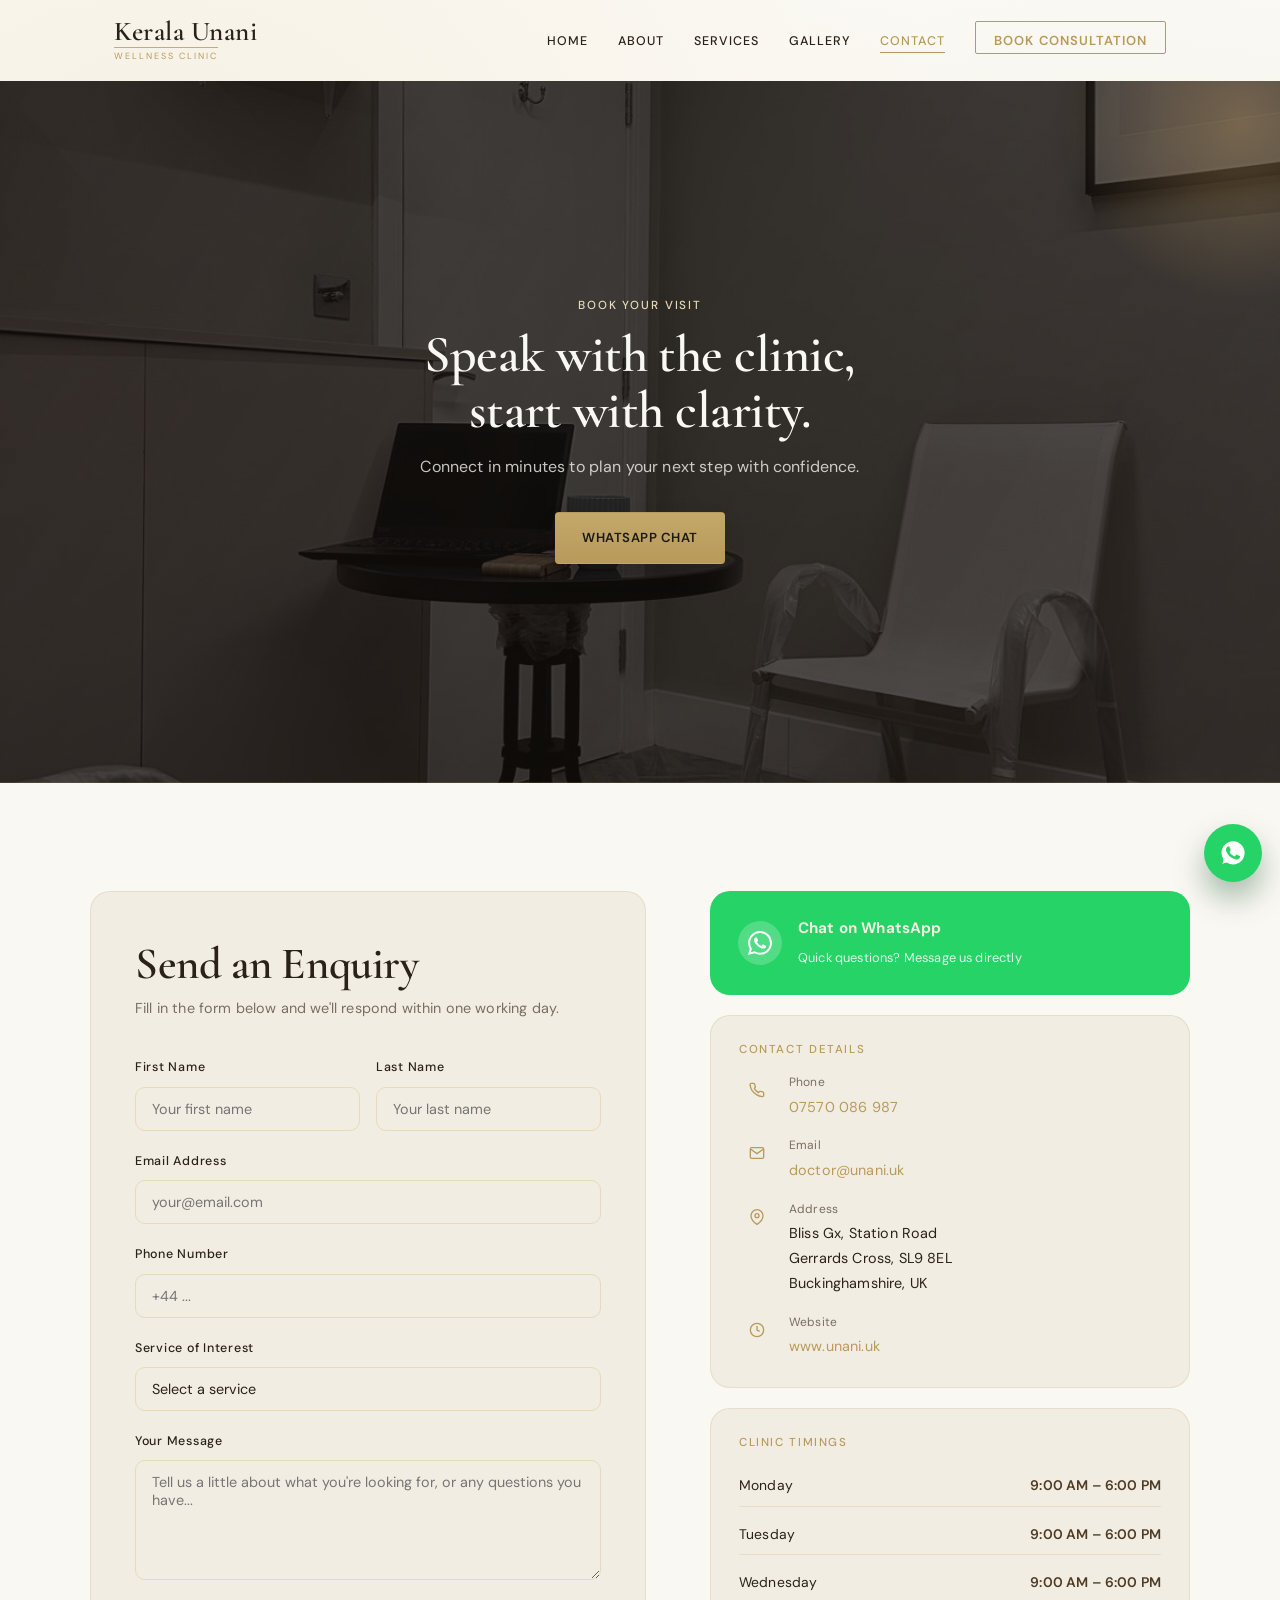
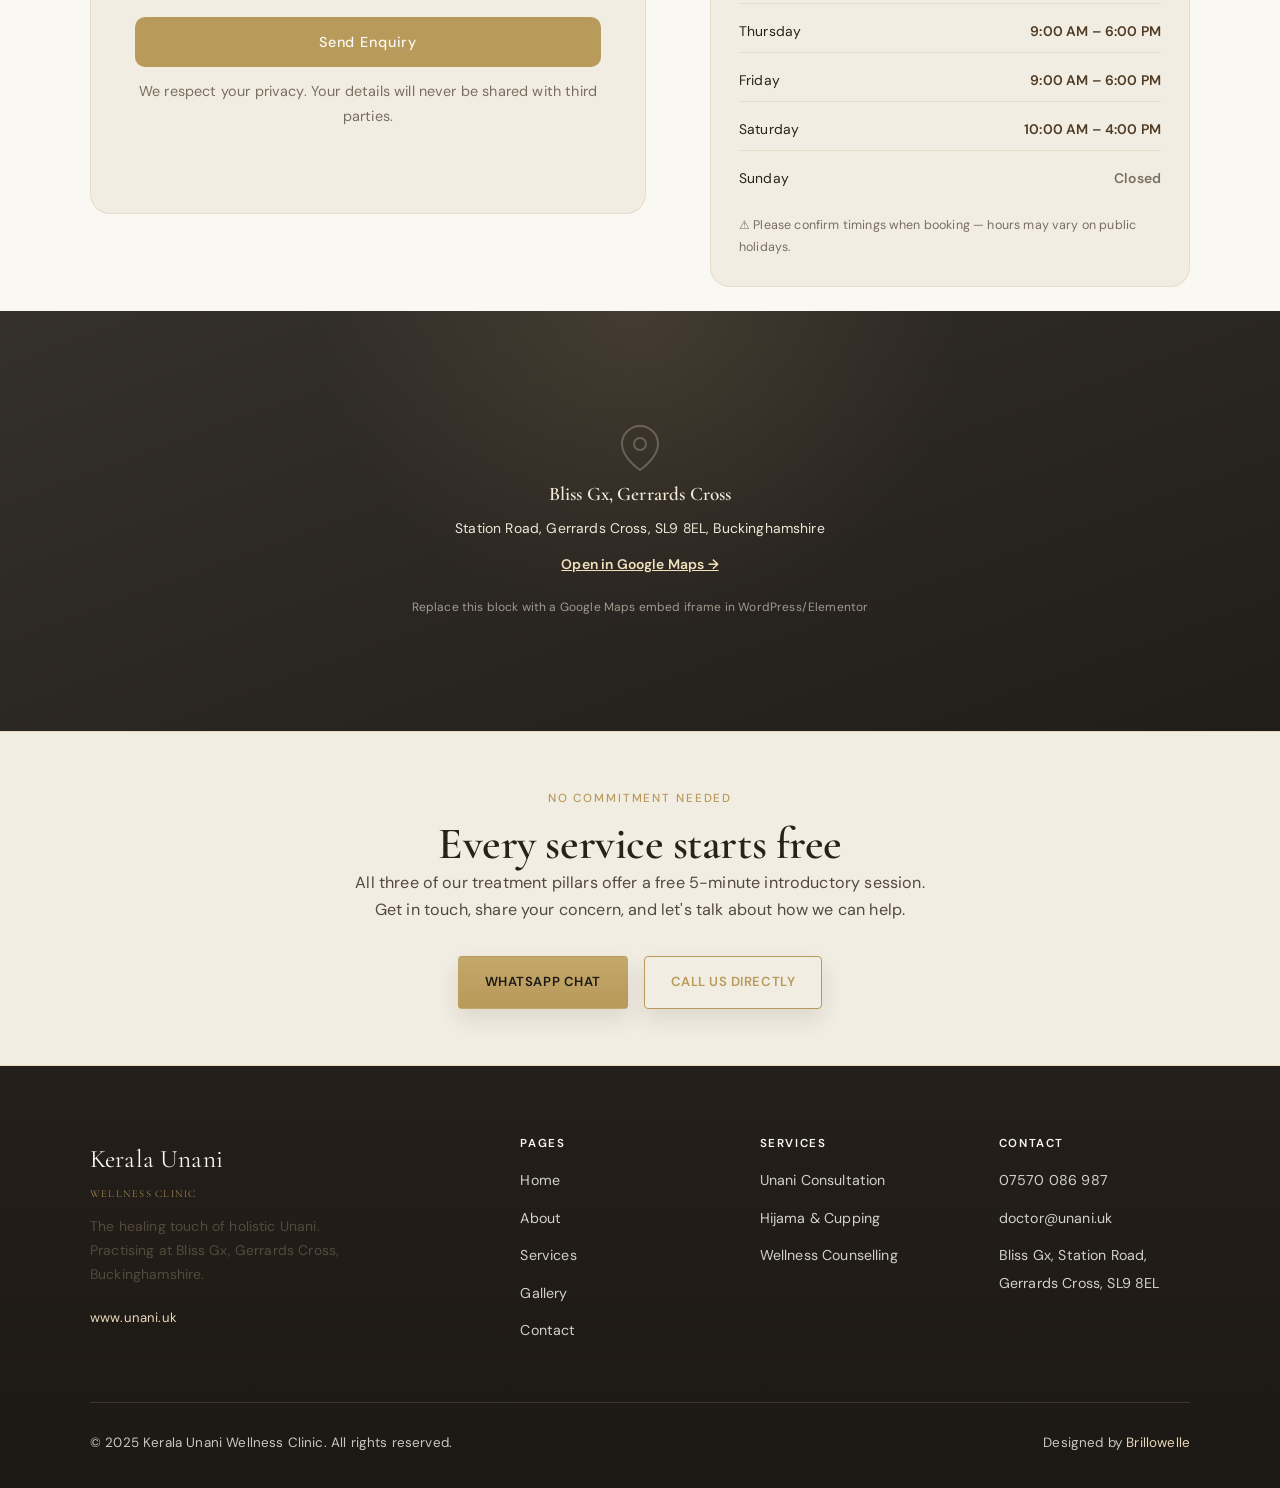
<file: contact.html>
<!DOCTYPE html>
<html lang="en">
<head>
  <meta charset="UTF-8">
  <meta name="viewport" content="width=device-width, initial-scale=1, viewport-fit=cover">
  <title>Contact & Book — Kerala Unani Wellness Clinic</title>
  <meta name="description" content="Book an appointment or get in touch with Kerala Unani Wellness Clinic at Bliss Gx, Gerrards Cross. Call 07570 086 987 or email doctor@unani.uk.">
  <meta name="keywords" content="Book Unani consultation Gerrards Cross, contact Hijama clinic, wellness counselling booking UK, Unani clinic Buckinghamshire contact">
  <meta name="robots" content="index, follow">
  <link rel="canonical" href="https://www.unani.uk/contact">
  <meta property="og:type" content="website">
  <meta property="og:title" content="Contact Kerala Unani Wellness Clinic">
  <meta property="og:description" content="Book appointments at Bliss Gx, Gerrards Cross. Call, WhatsApp, or email Kerala Unani Wellness Clinic.">
  <meta property="og:url" content="https://www.unani.uk/contact">
  <meta property="og:site_name" content="Kerala Unani Wellness Clinic">
  <meta property="og:locale" content="en_GB">
  <meta name="twitter:card" content="summary">
  <link rel="stylesheet" href="shared.css">
  <style>
    .page-hero {
      background:
        linear-gradient(120deg, rgba(18,14,11,0.82), rgba(18,14,11,0.72)),
        url("Gallery/WhatsApp Image 2026-04-15 at 5.15.27 PM.jpeg") center/cover no-repeat;
      padding: 60px 24px 64px;
      position: relative;
      overflow: hidden;
    }
    .page-hero::before {
      content: '';
      position: absolute;
      width: 360px;
      height: 360px;
      border-radius: 50%;
      right: -140px;
      top: -140px;
      background: radial-gradient(circle, rgba(214,170,104,0.35), transparent 70%);
      pointer-events: none;
    }
    .hero-booking {
      max-width: var(--max-w);
      margin: 0 auto;
      display: block;
      text-align: left;
    }
    .hero-copy {
      position: relative;
      z-index: 1;
      padding: 8px 0;
      max-width: 760px;
    }
    .page-hero .eyebrow { color: var(--gold-light); }
    .page-hero h1 {
      color: var(--clr-bg);
      margin-bottom: 14px;
      max-width: 19ch;
      line-height: 1.08;
      font-size: clamp(2.15rem, 4.1vw, 3.25rem);
    }
    .page-hero p {
      color: rgba(250,248,243,0.78);
      max-width: 62ch;
      margin: 0 0 22px;
      font-size: 1rem;
    }
    .hero-cta-row {
      display: flex;
      gap: 14px;
      flex-wrap: wrap;
      margin-bottom: 22px;
    }
    .hero-contact-points {
      display: grid;
      gap: 11px;
      max-width: 620px;
    }
    .hero-contact-item {
      display: flex;
      align-items: center;
      gap: 10px;
      color: rgba(250,248,243,0.92);
      font-size: 0.92rem;
      font-weight: 500;
    }
    .hero-contact-item::before {
      content: "";
      width: 8px;
      height: 8px;
      border-radius: 50%;
      background: var(--gold-light);
      box-shadow: 0 0 0 5px rgba(214,170,104,0.14);
      flex-shrink: 0;
    }
    .hero-panel { display: none; }
    .hero-panel-card {
      background: rgba(255,252,247,0.95);
      border: 1px solid rgba(232,217,184,0.18);
      border-radius: 14px;
      padding: 18px 18px;
      box-shadow: 0 18px 30px rgba(26,16,13,0.16);
    }
    .hero-panel-card small {
      display: block;
      color: var(--maroon);
      text-transform: uppercase;
      letter-spacing: 0.08em;
      font-size: 0.72rem;
      font-weight: 700;
      margin-bottom: 8px;
    }
    .hero-panel-card strong {
      display: block;
      color: var(--text-dark);
      font-family: var(--font-display);
      font-size: 1.25rem;
      margin-bottom: 6px;
    }
    .hero-panel-card p {
      margin: 0;
      color: var(--text-body);
      font-size: 0.9rem;
    }
    .hero-panel-grid {
      display: grid;
      grid-template-columns: 1fr 1fr;
      gap: 14px;
    }

    /* ─── Contact layout ─── */
    .contact-grid {
      max-width: var(--max-w);
      margin: 0 auto;
      padding: var(--section-pad);
      display: grid;
      grid-template-columns: 1fr 480px;
      gap: 64px;
      align-items: start;
    }

    /* ─── Form ─── */
    .form-card {
      background: var(--clr-surface);
      border: 1px solid var(--border);
      border-radius: var(--radius-lg);
      padding: 48px 44px;
    }
    .form-card h2 { margin-bottom: 8px; }
    .form-card > p { font-size: 0.9rem; color: var(--text-muted); margin-bottom: 36px; }

    .form-group { margin-bottom: 20px; }
    .form-group label {
      display: block;
      font-size: 0.78rem;
      font-weight: 500;
      letter-spacing: 0.06em;
      color: var(--text-dark);
      margin-bottom: 8px;
    }
    .form-group input,
    .form-group select,
    .form-group textarea {
      width: 100%;
      padding: 12px 16px;
      font-family: var(--font-body);
      font-size: 0.9rem;
      color: var(--text-dark);
      background: var(--clr-surface);
      border: 1px solid var(--cream-mid);
      border-radius: var(--radius);
      outline: none;
      transition: border-color 0.2s;
      appearance: none;
      -webkit-appearance: none;
    }
    .form-group input:focus,
    .form-group select:focus,
    .form-group textarea:focus {
      border-color: var(--maroon);
      background: var(--clr-surface);
    }
    .form-group textarea { height: 120px; resize: vertical; }
    .form-row { display: grid; grid-template-columns: 1fr 1fr; gap: 16px; }
    .form-submit {
      width: 100%;
      padding: 16px;
      font-family: var(--font-body);
      font-size: 0.9rem;
      font-weight: 500;
      letter-spacing: 0.06em;
      background: var(--maroon);
      color: var(--clr-bg);
      border: none;
      border-radius: var(--radius);
      cursor: pointer;
      transition: background 0.2s;
      margin-top: 8px;
    }
    .form-submit:hover { background: var(--maroon-light); }
    .form-note { font-size: 0.78rem; color: var(--text-muted); text-align: center; margin-top: 12px; }

    /* ─── Contact info sidebar ─── */
    .contact-sidebar { display: flex; flex-direction: column; gap: 20px; }

    .info-card {
      background: var(--clr-surface);
      border: 1px solid var(--border);
      border-radius: var(--radius-lg);
      padding: 28px 28px;
    }
    .info-card h4 {
      font-family: var(--font-body);
      font-size: 0.72rem;
      font-weight: 500;
      letter-spacing: 0.14em;
      text-transform: uppercase;
      color: var(--gold);
      margin-bottom: 16px;
    }
    .info-item { display: flex; gap: 14px; margin-bottom: 16px; align-items: flex-start; }
    .info-item:last-child { margin-bottom: 0; }
    .info-icon {
      width: 36px; height: 36px;
      background: var(--cream-dark);
      border-radius: 50%;
      display: flex; align-items: center; justify-content: center;
      flex-shrink: 0;
    }
    .info-icon svg { color: var(--maroon); }
    .info-label { font-size: 0.75rem; color: var(--text-muted); margin-bottom: 2px; }
    .info-value { font-size: 0.9rem; color: var(--text-dark); }
    .info-value a { color: var(--maroon); transition: opacity 0.2s; }
    .info-value a:hover { opacity: 0.7; }

    /* ─── Timings ─── */
    .timings-grid { display: flex; flex-direction: column; gap: 8px; }
    .timing-row {
      display: flex;
      justify-content: space-between;
      font-size: 0.87rem;
      padding: 8px 0;
      border-bottom: 1px solid var(--border);
    }
    .timing-row:last-child { border-bottom: none; }
    .timing-row .day { color: var(--text-dark); }
    .timing-row .time { color: #4f3b23; font-weight: 600; }
    .timing-row.closed .time { color: var(--text-muted); }

    /* ─── WhatsApp CTA ─── */
    .whatsapp-card {
      background: #25D366;
      border-radius: var(--radius-lg);
      padding: 24px 28px;
      display: flex;
      align-items: center;
      gap: 16px;
      text-decoration: none;
      transition: opacity 0.2s;
    }
    .whatsapp-card:hover { opacity: 0.9; }
    .whatsapp-icon { width: 44px; height: 44px; background: rgba(255,255,255,0.2); border-radius: 50%; display: flex; align-items: center; justify-content: center; flex-shrink: 0; }
    .whatsapp-text strong { display: block; color: var(--white); font-size: 0.95rem; margin-bottom: 2px; }
    .whatsapp-text span { font-size: 0.8rem; color: rgba(255,255,255,0.85); }

    /* ─── Map ─── */
    .map-section {
      background: radial-gradient(circle at 50% 0, rgba(184,154,90,0.14), transparent 42%), #130f0c;
      padding: 0;
    }
    .map-placeholder {
      height: 420px;
      background: linear-gradient(160deg, rgba(255,248,236,0.14), rgba(255,248,236,0.06));
      display: flex;
      flex-direction: column;
      align-items: center;
      justify-content: center;
      gap: 12px;
      color: rgba(255,245,228,0.8);
    }
    .map-placeholder svg { opacity: 0.3; }
    .map-placeholder h3 { font-size: 1.2rem; color: rgba(255,245,228,0.94); }
    .map-placeholder p { font-size: 0.87rem; color: rgba(255,245,228,0.93); }
    .map-placeholder a { color: #f2e1bc; font-size: 0.87rem; font-weight: 600; text-decoration: underline; }

    @media (max-width: 900px) {
      .hero-booking { display: block; }
      .page-hero h1 {
        max-width: 16ch;
        font-size: clamp(1.64rem, 6.8vw, 2rem);
      }
      .page-hero p {
        font-size: 0.94rem;
        margin: 0 0 18px;
      }
      .hero-copy,
      .hero-contact-points { max-width: 100%; }
      .hero-cta-row {
        display: grid;
        grid-template-columns: 1fr;
        gap: 10px;
      }
      .hero-panel-grid {
        grid-template-columns: 1fr;
      }
      .contact-grid { grid-template-columns: 1fr; }
      .form-row { grid-template-columns: 1fr; }
      .form-card { padding: 32px 24px; }
    }
    @media (max-width: 480px) {
      .page-hero h1 { max-width: 100%; font-size: clamp(1.42rem, 6.8vw, 1.74rem); }
      .hero-contact-item { font-size: 0.85rem; }
      .hero-cta-row { gap: 8px; }
      .contact-grid { gap: 18px; }
      .form-card { padding: 22px 14px; }
      .form-group { margin-bottom: 14px; }
      .form-group label { font-size: 0.72rem; }
      .form-group input,
      .form-group select,
      .form-group textarea { font-size: 0.84rem; padding: 10px 12px; }
      .info-card { padding: 16px 14px; }
      .info-item { gap: 10px; margin-bottom: 12px; }
      .info-icon { width: 30px; height: 30px; }
      .info-value { font-size: 0.82rem; }
      .timing-row { font-size: 0.8rem; }
      .map-placeholder { height: 300px; }
      .map-placeholder h3 { font-size: 1rem; }
      .map-placeholder p,
      .map-placeholder a { font-size: 0.8rem; text-align: center; }
    }
    @media (max-width: 360px) {
      .page-hero h1 { font-size: clamp(1.3rem, 6.2vw, 1.58rem); }
      .form-card { padding: 18px 12px; }
      .info-card { padding: 14px 12px; }
      .map-placeholder { height: 260px; }
    }
  </style>
  <script type="application/ld+json">
  {
    "@context": "https://schema.org",
    "@type": "MedicalClinic",
    "name": "Kerala Unani Wellness Clinic",
    "url": "https://www.unani.uk/contact",
    "telephone": "+447570086987",
    "email": "doctor@unani.uk",
    "address": {
      "@type": "PostalAddress",
      "streetAddress": "Bliss Gx, Station Road",
      "addressLocality": "Gerrards Cross",
      "postalCode": "SL9 8EL",
      "addressRegion": "Buckinghamshire",
      "addressCountry": "GB"
    },
    "contactPoint": {
      "@type": "ContactPoint",
      "telephone": "+447570086987",
      "contactType": "customer service",
      "areaServed": "GB"
    },
    "sameAs": [
      "https://www.unani.uk/"
    ]
  }
  </script>
</head>
<body>

<!-- ─── Navigation ─── -->
<nav>
  <div class="nav-inner">
    <a href="index.html" class="nav-logo">
      <span class="nav-logo-wordmark">Kerala Unani</span>
      <span class="nav-logo-line" aria-hidden="true"></span>
      <span class="nav-logo-tag">Wellness Clinic</span>
    </a>
    <button class="nav-toggle" type="button" aria-label="Toggle navigation" aria-expanded="false"><span></span></button>
    <ul class="nav-links">
      <li><a href="index.html">Home</a></li>
      <li><a href="about.html">About</a></li>
      <li><a href="services.html">Services</a></li>
      <li><a href="gallery.html">Gallery</a></li>
      <li><a href="contact.html" class="active">Contact</a></li>
      <li><a href="contact.html" class="nav-cta">Book Consultation</a></li>
    </ul>
  </div>
</nav>

<!-- ─── Page Hero ─── -->
<section class="page-hero">
  <div class="hero-booking">
    <div class="hero-copy">
      <span class="eyebrow">BOOK YOUR VISIT</span>
      <h1>Speak with the clinic, start with clarity.</h1>
      <p>Connect in minutes to plan your next step with confidence.</p>
      <a href="https://wa.me/447570086987" class="btn btn-primary" target="_blank">WhatsApp Chat</a>
    </div>
  </div>
</section>

<!-- ─── Contact Grid ─── -->
<section style="background: var(--clr-bg); padding: var(--section-pad) 24px;">
  <div style="max-width: var(--max-w); margin: 0 auto;">
    <div class="contact-grid" style="padding: 0;">

      <!-- Enquiry Form -->
      <div class="form-card">
        <h2>Send an Enquiry</h2>
        <p>Fill in the form below and we'll respond within one working day.</p>

        <div class="form-row">
          <div class="form-group">
            <label for="first-name">First Name</label>
            <input type="text" id="first-name" name="first_name" placeholder="Your first name">
          </div>
          <div class="form-group">
            <label for="last-name">Last Name</label>
            <input type="text" id="last-name" name="last_name" placeholder="Your last name">
          </div>
        </div>

        <div class="form-group">
          <label for="email">Email Address</label>
          <input type="email" id="email" name="email" placeholder="your@email.com">
        </div>

        <div class="form-group">
          <label for="phone">Phone Number</label>
          <input type="tel" id="phone" name="phone" placeholder="+44 ...">
        </div>

        <div class="form-group">
          <label for="service">Service of Interest</label>
          <select id="service" name="service">
            <option value="" disabled selected>Select a service</option>
            <option value="consultation">Unani Holistic Consultation</option>
            <option value="hijama">Hijama &amp; Cupping Therapy</option>
            <option value="counselling">Wellness Counselling</option>
            <option value="general">General Enquiry</option>
          </select>
        </div>

        <div class="form-group">
          <label for="message">Your Message</label>
          <textarea id="message" name="message" placeholder="Tell us a little about what you're looking for, or any questions you have..."></textarea>
        </div>

        <button class="form-submit" type="button" onclick="handleSubmit()">Send Enquiry</button>
        <p class="form-note">We respect your privacy. Your details will never be shared with third parties.</p>
      </div>

      <!-- Sidebar -->
      <div class="contact-sidebar">

        <!-- WhatsApp -->
        <a href="https://wa.me/447570086987" class="whatsapp-card" target="_blank">
          <div class="whatsapp-icon">
            <svg width="24" height="24" viewBox="0 0 24 24" fill="white">
              <path d="M17.472 14.382c-.297-.149-1.758-.867-2.03-.967-.273-.099-.471-.148-.67.15-.197.297-.767.966-.94 1.164-.173.199-.347.223-.644.075-.297-.15-1.255-.463-2.39-1.475-.883-.788-1.48-1.761-1.653-2.059-.173-.297-.018-.458.13-.606.134-.133.298-.347.446-.52.149-.174.198-.298.298-.497.099-.198.05-.371-.025-.52-.075-.149-.669-1.612-.916-2.207-.242-.579-.487-.5-.669-.51-.173-.008-.371-.01-.57-.01-.198 0-.52.074-.792.372-.272.297-1.04 1.016-1.04 2.479 0 1.462 1.065 2.875 1.213 3.074.149.198 2.096 3.2 5.077 4.487.709.306 1.262.489 1.694.625.712.227 1.36.195 1.871.118.571-.085 1.758-.719 2.006-1.413.248-.694.248-1.289.173-1.413-.074-.124-.272-.198-.57-.347m-5.421 7.403h-.004a9.87 9.87 0 01-5.031-1.378l-.361-.214-3.741.982.998-3.648-.235-.374a9.86 9.86 0 01-1.51-5.26c.001-5.45 4.436-9.884 9.888-9.884 2.64 0 5.122 1.03 6.988 2.898a9.825 9.825 0 012.893 6.994c-.003 5.45-4.437 9.884-9.885 9.884m8.413-18.297A11.815 11.815 0 0012.05 0C5.495 0 .16 5.335.157 11.892c0 2.096.547 4.142 1.588 5.945L.057 24l6.305-1.654a11.882 11.882 0 005.683 1.448h.005c6.554 0 11.89-5.335 11.893-11.893a11.821 11.821 0 00-3.48-8.413Z"/>
            </svg>
          </div>
          <div class="whatsapp-text">
            <strong>Chat on WhatsApp</strong>
            <span>Quick questions? Message us directly</span>
          </div>
        </a>

        <!-- Contact Details -->
        <div class="info-card">
          <h4>Contact Details</h4>
          <div class="info-item">
            <div class="info-icon">
              <svg width="16" height="16" viewBox="0 0 24 24" fill="none" stroke="currentColor" stroke-width="2"><path d="M22 16.92v3a2 2 0 0 1-2.18 2 19.79 19.79 0 0 1-8.63-3.07A19.5 19.5 0 0 1 4.69 13a19.79 19.79 0 0 1-3.07-8.67A2 2 0 0 1 3.59 2h3a2 2 0 0 1 2 1.72c.127.96.361 1.903.7 2.81a2 2 0 0 1-.45 2.11L8.09 9.91a16 16 0 0 0 6 6l1.27-1.27a2 2 0 0 1 2.11-.45c.907.339 1.85.573 2.81.7A2 2 0 0 1 22 16.92z"/></svg>
            </div>
            <div>
              <div class="info-label">Phone</div>
              <div class="info-value"><a href="tel:07570086987">07570 086 987</a></div>
            </div>
          </div>
          <div class="info-item">
            <div class="info-icon">
              <svg width="16" height="16" viewBox="0 0 24 24" fill="none" stroke="currentColor" stroke-width="2"><path d="M4 4h16c1.1 0 2 .9 2 2v12c0 1.1-.9 2-2 2H4c-1.1 0-2-.9-2-2V6c0-1.1.9-2 2-2z"/><polyline points="22,6 12,13 2,6"/></svg>
            </div>
            <div>
              <div class="info-label">Email</div>
              <div class="info-value"><a href="mailto:doctor@unani.uk">doctor@unani.uk</a></div>
            </div>
          </div>
          <div class="info-item">
            <div class="info-icon">
              <svg width="16" height="16" viewBox="0 0 24 24" fill="none" stroke="currentColor" stroke-width="2"><path d="M21 10c0 7-9 13-9 13s-9-6-9-13a9 9 0 0 1 18 0z"/><circle cx="12" cy="10" r="3"/></svg>
            </div>
            <div>
              <div class="info-label">Address</div>
              <div class="info-value">Bliss Gx, Station Road<br>Gerrards Cross, SL9 8EL<br>Buckinghamshire, UK</div>
            </div>
          </div>
          <div class="info-item">
            <div class="info-icon">
              <svg width="16" height="16" viewBox="0 0 24 24" fill="none" stroke="currentColor" stroke-width="2"><circle cx="12" cy="12" r="10"/><polyline points="12 6 12 12 16 14"/></svg>
            </div>
            <div>
              <div class="info-label">Website</div>
              <div class="info-value"><a href="https://www.unani.uk" target="_blank">www.unani.uk</a></div>
            </div>
          </div>
        </div>

        <!-- Clinic Timings -->
        <div class="info-card">
          <h4>Clinic Timings</h4>
          <div class="timings-grid">
            <div class="timing-row">
              <span class="day">Monday</span>
              <span class="time">9:00 AM – 6:00 PM</span>
            </div>
            <div class="timing-row">
              <span class="day">Tuesday</span>
              <span class="time">9:00 AM – 6:00 PM</span>
            </div>
            <div class="timing-row">
              <span class="day">Wednesday</span>
              <span class="time">9:00 AM – 6:00 PM</span>
            </div>
            <div class="timing-row">
              <span class="day">Thursday</span>
              <span class="time">9:00 AM – 6:00 PM</span>
            </div>
            <div class="timing-row">
              <span class="day">Friday</span>
              <span class="time">9:00 AM – 6:00 PM</span>
            </div>
            <div class="timing-row">
              <span class="day">Saturday</span>
              <span class="time">10:00 AM – 4:00 PM</span>
            </div>
            <div class="timing-row closed">
              <span class="day">Sunday</span>
              <span class="time">Closed</span>
            </div>
          </div>
          <p style="font-size:0.78rem; color:var(--text-muted); margin-top:16px;">⚠ Please confirm timings when booking — hours may vary on public holidays.</p>
        </div>

      </div>
    </div>
  </div>
</section>

<!-- ─── Map ─── -->
<section class="map-section">
  <!-- Replace this div with a Google Maps embed iframe when ready -->
  <!-- Example:
  <iframe
    src="https://www.google.com/maps/embed?pb=!1m18!...YOUR_EMBED_URL..."
    width="100%" height="420" style="border:0;" allowfullscreen loading="lazy">
  </iframe>
  -->
  <div class="map-placeholder">
    <svg width="48" height="48" viewBox="0 0 24 24" fill="none" stroke="currentColor" stroke-width="1">
      <path d="M21 10c0 7-9 13-9 13s-9-6-9-13a9 9 0 0 1 18 0z"/><circle cx="12" cy="10" r="3"/>
    </svg>
    <h3>Bliss Gx, Gerrards Cross</h3>
    <p>Station Road, Gerrards Cross, SL9 8EL, Buckinghamshire</p>
    <a href="https://maps.google.com/?q=Bliss+Gx+Station+Road+Gerrards+Cross+SL9+8EL" target="_blank">Open in Google Maps →</a>
    <p style="font-size: 0.75rem; margin-top: 8px; opacity: 0.6;">Replace this block with a Google Maps embed iframe in WordPress/Elementor</p>
  </div>
</section>

<!-- ─── Free session reminder ─── -->
<section style="background: var(--cream-dark); border-top: 1px solid var(--cream-mid); border-bottom: 1px solid var(--cream-mid); padding: 56px 24px; text-align: center;">
  <div class="container" style="max-width: 640px;">
    <span class="eyebrow">No Commitment Needed</span>
    <h2>Every service starts free</h2>
    <p>All three of our treatment pillars offer a free 5-minute introductory session. Get in touch, share your concern, and let's talk about how we can help.</p>
    <div style="display: flex; gap: 16px; justify-content: center; margin-top: 32px; flex-wrap: wrap;">
      <a href="https://wa.me/447570086987" class="btn btn-primary" target="_blank">WhatsApp Chat</a>
      <a href="tel:07570086987" class="btn btn-outline">Call Us Directly</a>
    </div>
  </div>
</section>

<!-- ─── Footer ─── -->
<footer>
  <div class="footer-inner">
    <div>
      <div class="footer-logo">Kerala Unani<span>Wellness Clinic</span></div>
      <p style="font-size: 0.87rem; max-width: 260px; margin-bottom: 20px;">The healing touch of holistic Unani. Practising at Bliss Gx, Gerrards Cross, Buckinghamshire.</p>
      <p style="font-size: 0.82rem; color: var(--gold-light);">www.unani.uk</p>
    </div>
    <div class="footer-col"><h4>Pages</h4><ul><li><a href="index.html">Home</a></li><li><a href="about.html">About</a></li><li><a href="services.html">Services</a></li><li><a href="gallery.html">Gallery</a></li><li><a href="contact.html">Contact</a></li></ul></div>
    <div class="footer-col"><h4>Services</h4><ul><li><a href="services.html#consultation">Unani Consultation</a></li><li><a href="services.html#hijama">Hijama &amp; Cupping</a></li><li><a href="services.html#counselling">Wellness Counselling</a></li></ul></div>
    <div class="footer-col"><h4>Contact</h4><ul><li><a href="tel:07570086987">07570 086 987</a></li><li><a href="mailto:doctor@unani.uk">doctor@unani.uk</a></li><li><a href="#">Bliss Gx, Station Road, Gerrards Cross, SL9 8EL</a></li></ul></div>
  </div>
  <div class="footer-bottom">
    <span>© 2025 Kerala Unani Wellness Clinic. All rights reserved.</span>
    <span>Designed by <a href="#" style="color: var(--gold-light);">Brillowelle</a></span>
  </div>
</footer>

<script>
function handleSubmit() {
  const name = document.getElementById('first-name').value;
  const email = document.getElementById('email').value;
  const service = document.getElementById('service').value;
  if (!name || !email) {
    alert('Please fill in your name and email address.');
    return;
  }
  // Replace this with your actual form submission logic (Elementor form / WPForms / EmailJS etc.)
  alert('Thank you for your enquiry! We will be in touch within one working day.');
}
</script>
<script src="enhance.js"></script>
</body>
</html>
</file>
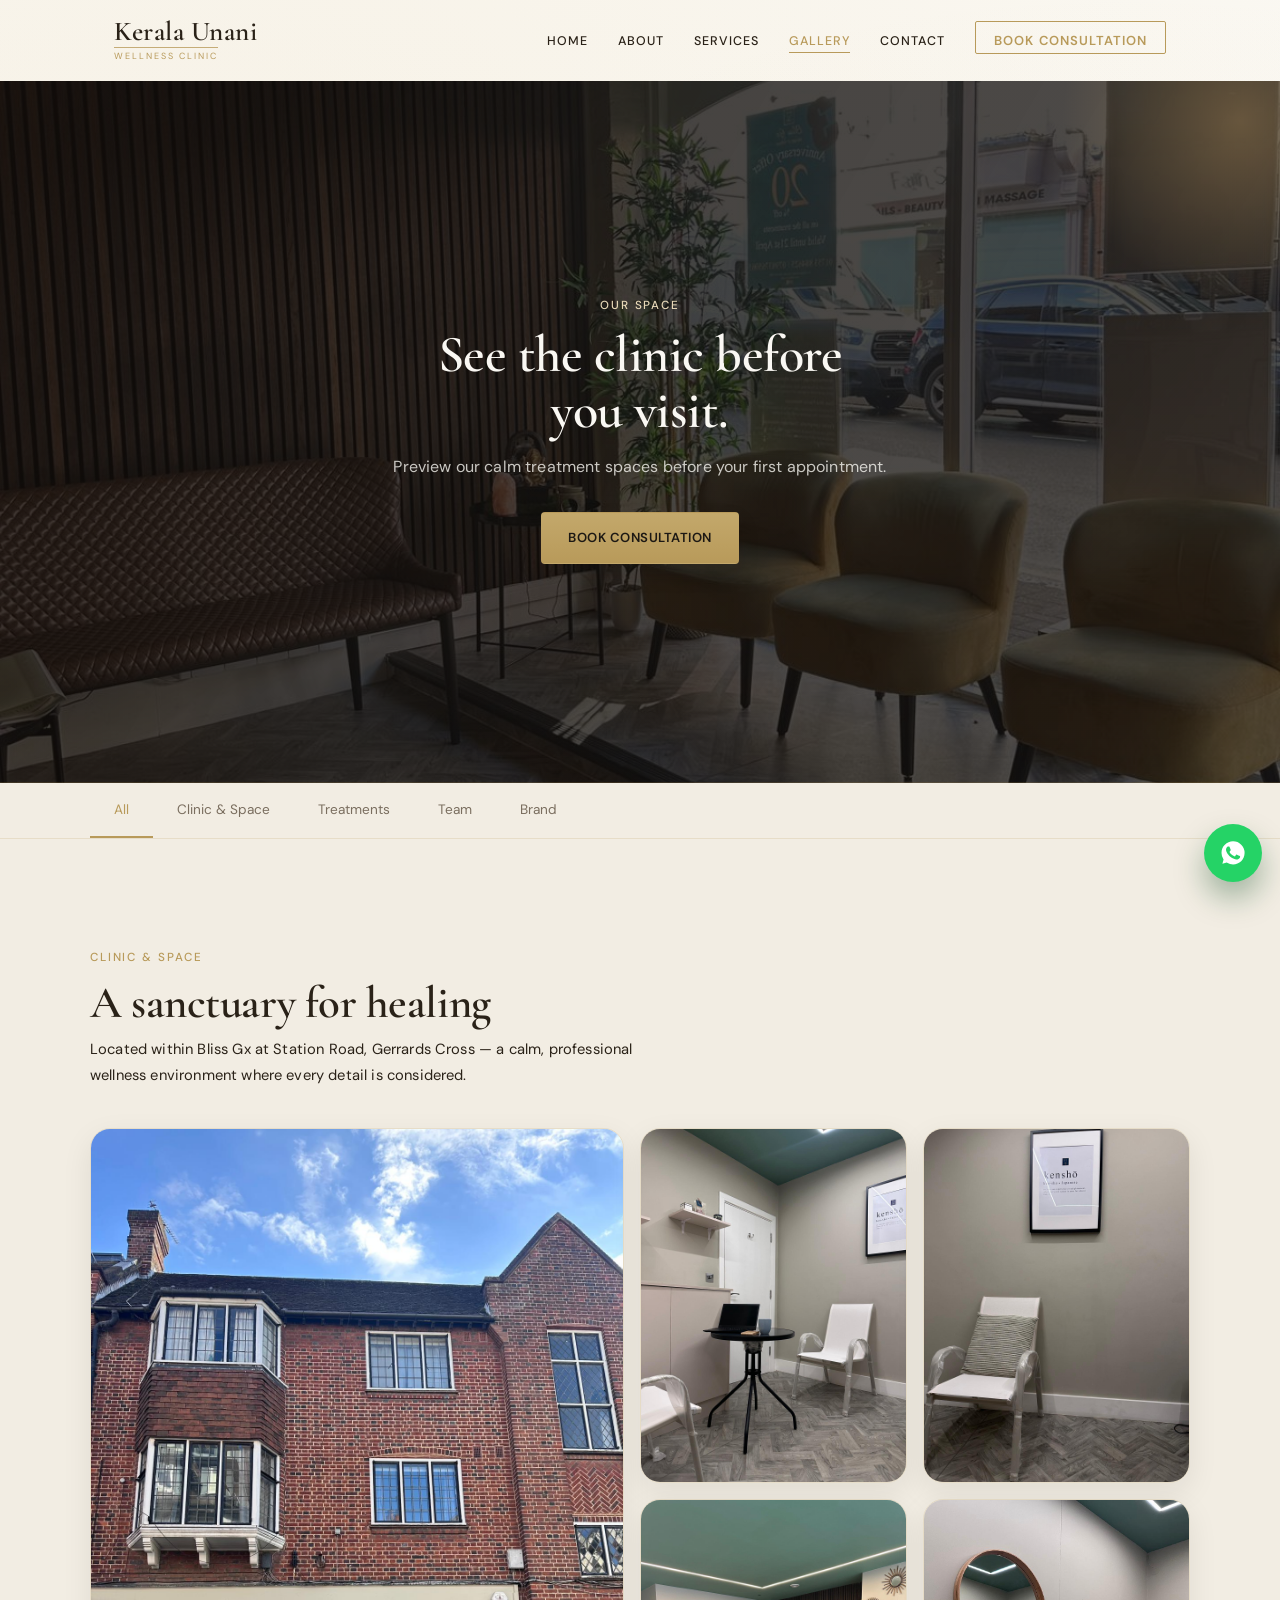
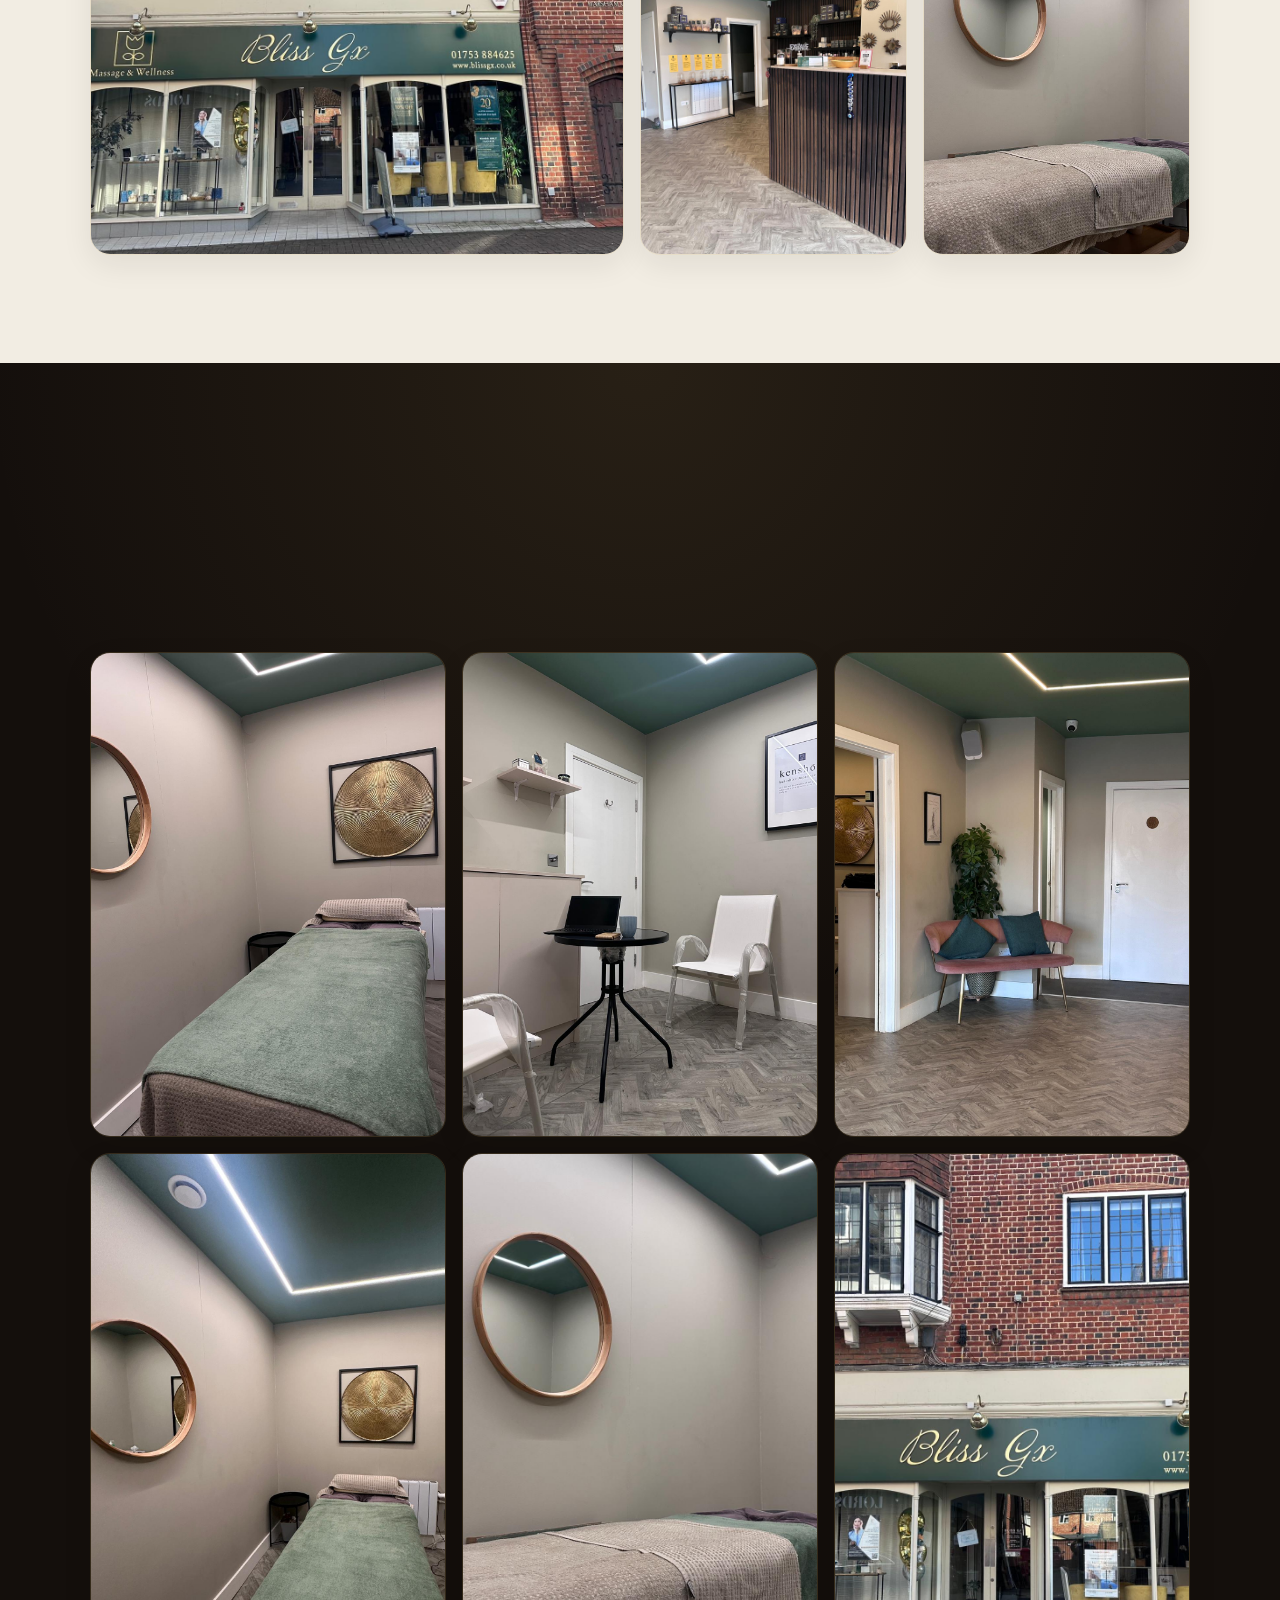
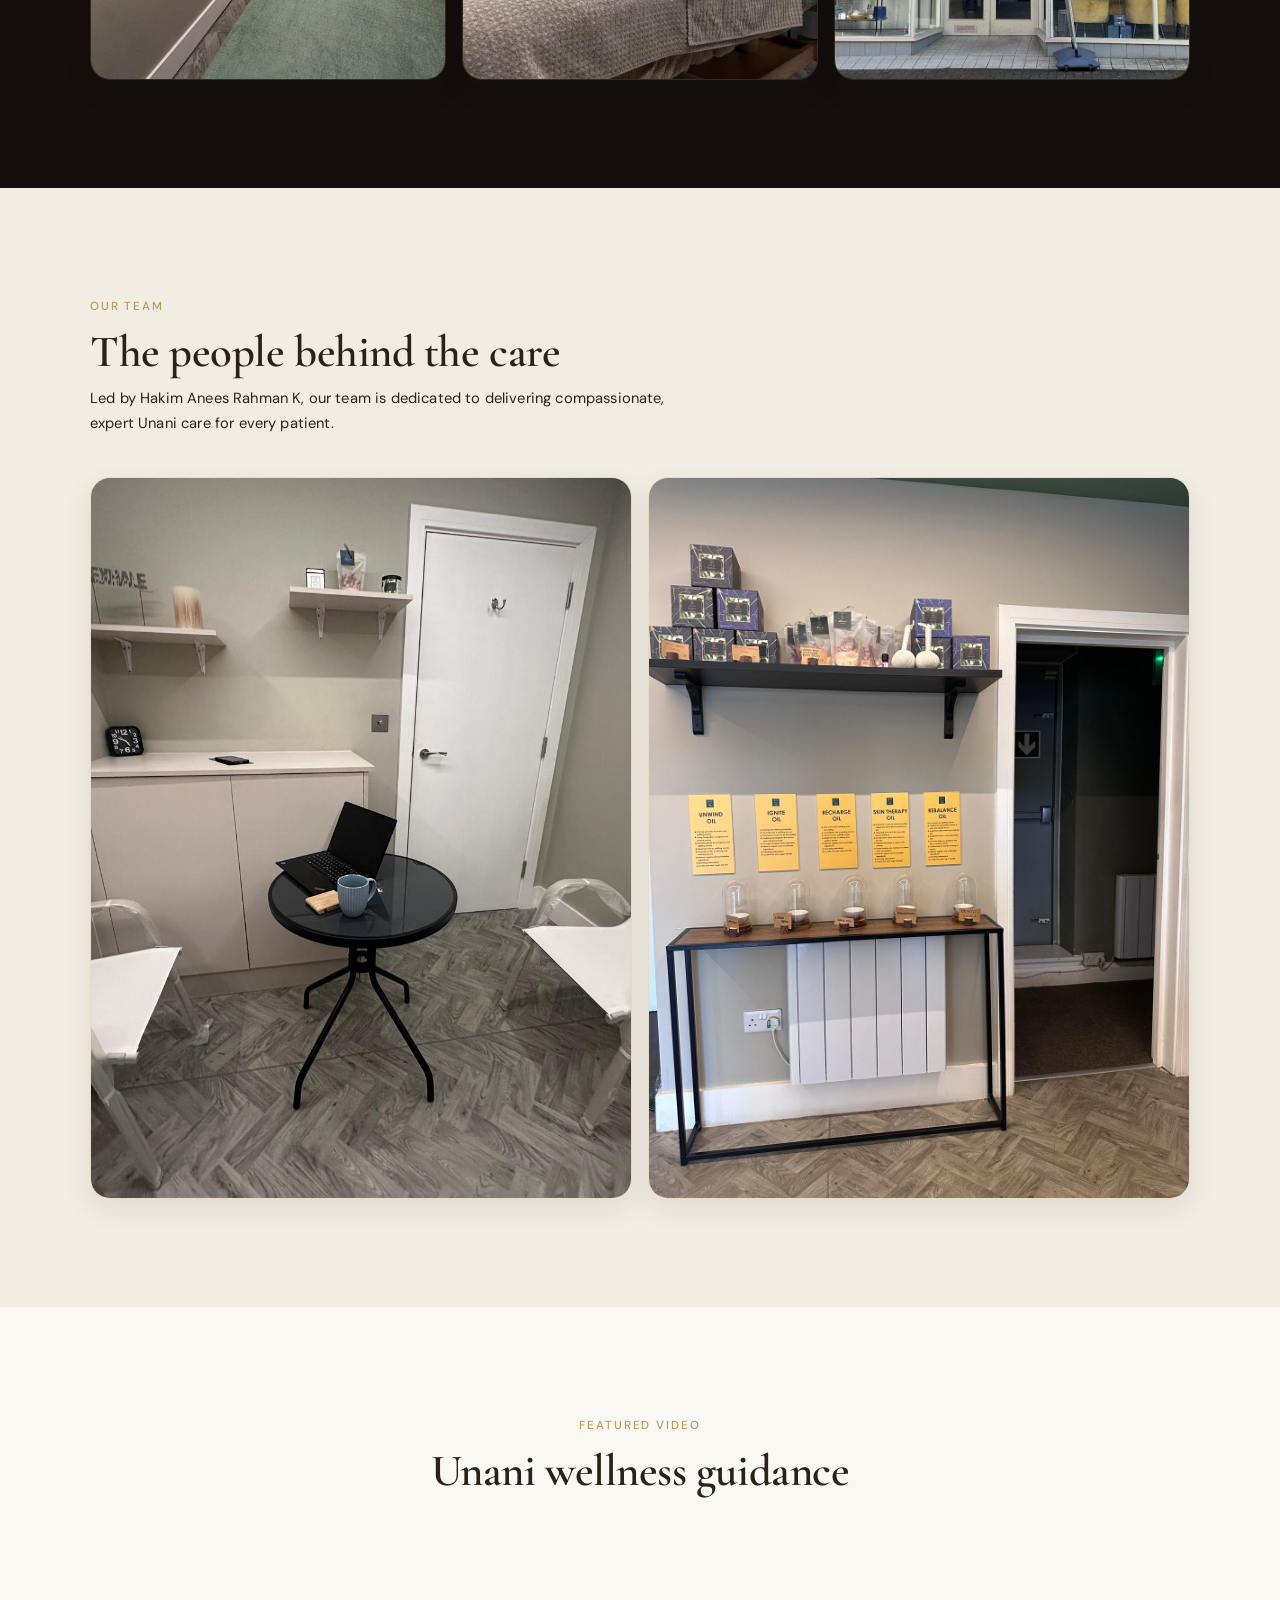
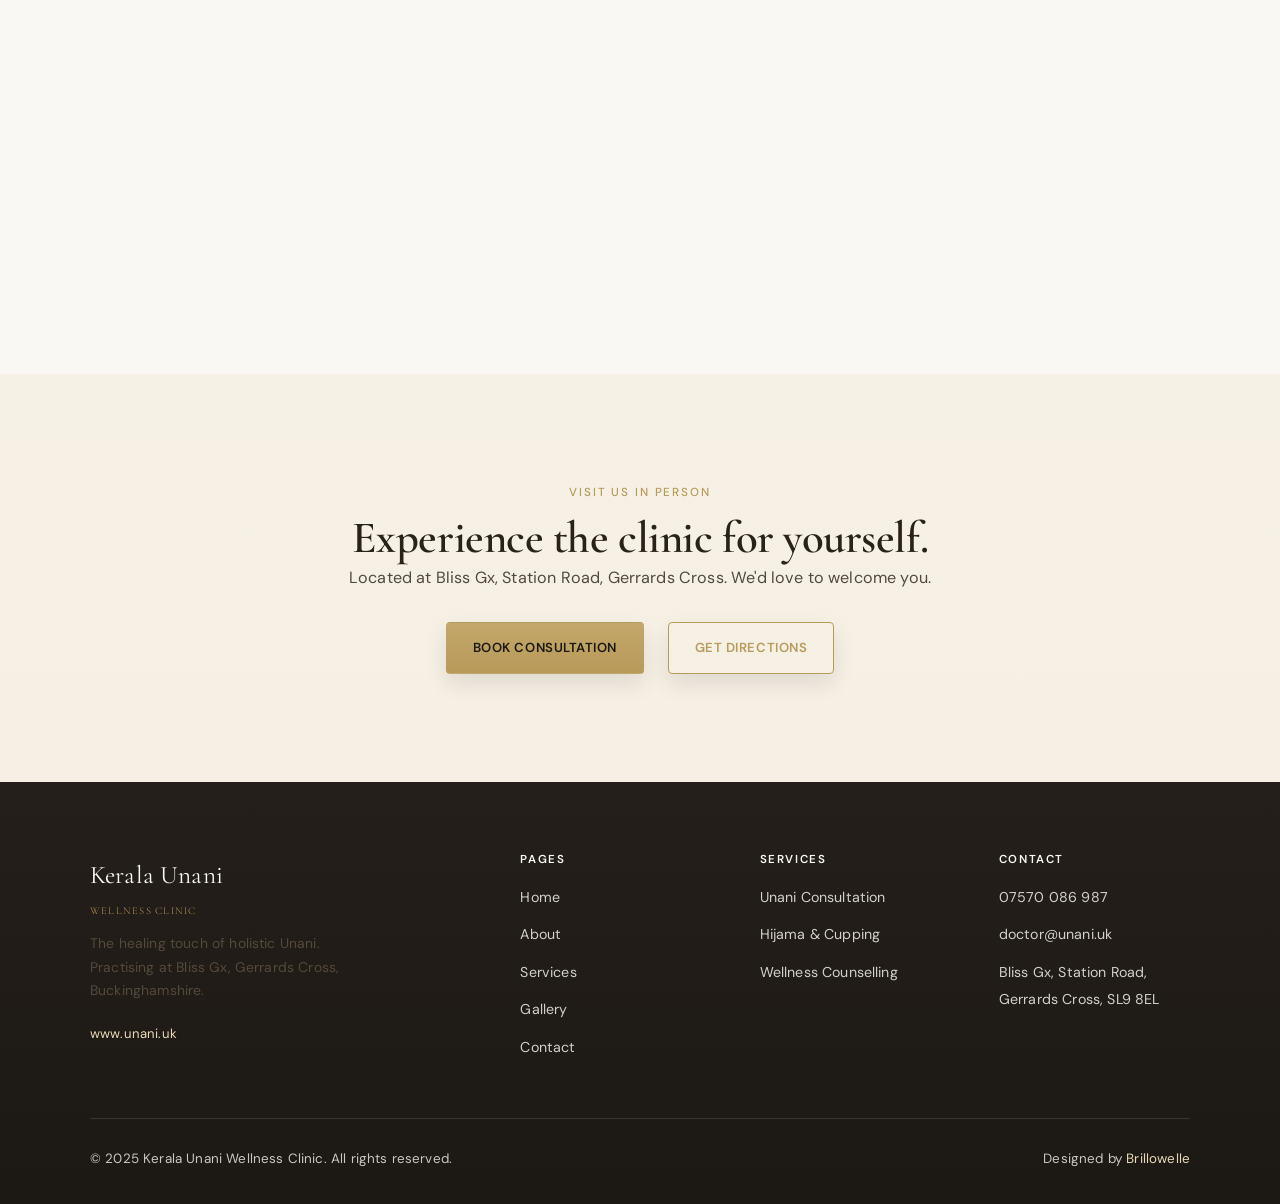
<file: gallery.html>
<!DOCTYPE html>
<html lang="en">
<head>
  <meta charset="UTF-8">
  <meta name="viewport" content="width=device-width, initial-scale=1, viewport-fit=cover">
  <title>Gallery — Kerala Unani Wellness Clinic</title>
  <meta name="description" content="A glimpse into Kerala Unani Wellness Clinic — our treatment environment, team, and care in practice.">
  <meta name="keywords" content="Kerala Unani clinic photos, Gerrards Cross clinic gallery, Hijama clinic UK, wellness clinic environment">
  <meta name="robots" content="index, follow">
  <link rel="canonical" href="https://www.unani.uk/gallery">
  <meta property="og:type" content="website">
  <meta property="og:title" content="Gallery | Kerala Unani Wellness Clinic">
  <meta property="og:description" content="Explore our clinic environment, treatment spaces, and team at Kerala Unani Wellness Clinic.">
  <meta property="og:url" content="https://www.unani.uk/gallery">
  <meta property="og:site_name" content="Kerala Unani Wellness Clinic">
  <meta property="og:locale" content="en_GB">
  <meta name="twitter:card" content="summary">
  <link rel="stylesheet" href="shared.css">
  <style>
    .page-hero {
      background:
        linear-gradient(120deg, rgba(18,14,11,0.82), rgba(18,14,11,0.72)),
        url("Gallery/WhatsApp Image 2026-04-15 at 5.15.30 PM (2).jpeg") center/cover no-repeat;
      padding: 60px 24px 64px;
      text-align: center;
      position: relative;
      overflow: hidden;
    }
    .page-hero::before {
      content: '';
      position: absolute;
      width: 360px;
      height: 360px;
      border-radius: 50%;
      right: -140px;
      top: -140px;
      background: radial-gradient(circle, rgba(214,170,104,0.35), transparent 70%);
      pointer-events: none;
    }
    .page-hero .eyebrow { color: var(--gold-light); }
    .hero-booking {
      max-width: var(--max-w);
      margin: 0 auto;
      display: block;
      text-align: left;
    }
    .hero-copy {
      position: relative;
      z-index: 1;
      padding: 8px 0;
      max-width: 760px;
    }
    .page-hero h1 {
      color: var(--clr-bg);
      margin-bottom: 14px;
      max-width: 19ch;
      line-height: 1.08;
      font-size: clamp(2.15rem, 4.1vw, 3.25rem);
    }
    .page-hero p {
      color: rgba(250,248,243,0.78);
      max-width: 62ch;
      margin: 0 0 22px;
      font-size: 1rem;
    }
    .hero-contact-points {
      display: grid;
      gap: 11px;
      max-width: 620px;
    }
    .hero-contact-item {
      display: flex;
      align-items: center;
      gap: 10px;
      color: rgba(250,248,243,0.92);
      font-size: 0.92rem;
      font-weight: 500;
    }
    .hero-contact-item::before {
      content: "";
      width: 8px;
      height: 8px;
      border-radius: 50%;
      background: var(--gold-light);
      box-shadow: 0 0 0 5px rgba(214,170,104,0.14);
      flex-shrink: 0;
    }
    .hero-panel { display: none; }
    .hero-panel-card {
      background: rgba(255,252,247,0.95);
      border: 1px solid rgba(232,217,184,0.18);
      border-radius: 14px;
      padding: 18px 18px;
      box-shadow: 0 18px 30px rgba(26,16,13,0.16);
    }
    .hero-panel-card small {
      display: block;
      color: var(--maroon);
      text-transform: uppercase;
      letter-spacing: 0.08em;
      font-size: 0.72rem;
      font-weight: 700;
      margin-bottom: 8px;
    }
    .hero-panel-card strong {
      display: block;
      color: var(--text-dark);
      font-family: var(--font-display);
      font-size: 1.25rem;
      margin-bottom: 6px;
    }
    .hero-panel-card p {
      margin: 0;
      color: var(--text-body);
      font-size: 0.9rem;
    }
    .hero-panel-grid {
      display: grid;
      grid-template-columns: 1fr 1fr;
      gap: 14px;
    }

    /* ─── Filter tabs ─── */
    .filter-bar {
      background: var(--clr-surface);
      border-bottom: 1px solid var(--border);
      padding: 0 24px;
    }
    .filter-inner {
      max-width: var(--max-w);
      margin: 0 auto;
      display: flex;
      gap: 0;
    }
    .filter-btn {
      padding: 18px 24px;
      font-size: 0.85rem;
      font-weight: 400;
      color: var(--text-muted);
      border: none;
      background: transparent;
      border-bottom: 2px solid transparent;
      cursor: pointer;
      transition: all 0.2s;
      font-family: var(--font-body);
    }
    .filter-btn:hover { color: var(--maroon); }
    .filter-btn.active { color: var(--maroon); border-bottom-color: var(--maroon); }

    /* ─── Gallery sections ─── */
    .gallery-section {
      padding: var(--section-pad);
      background: radial-gradient(circle at 50% 0, rgba(184,154,90,0.12), transparent 42%), #140f0c;
    }
    .gallery-section:nth-child(even) {
      background: var(--clr-surface);
    }
    .gallery-section .gallery-intro h2,
    .gallery-section .gallery-intro p {
      color: rgba(255,245,228,0.9);
    }
    .gallery-section:nth-child(even) .gallery-intro h2,
    .gallery-section:nth-child(even) .gallery-intro p {
      color: var(--text-dark);
    }
    .gallery-inner { max-width: var(--max-w); margin: 0 auto; }
    .gallery-intro { margin-bottom: 40px; }
    .gallery-intro h2 { margin-bottom: 10px; }
    .gallery-intro p { font-size: 0.92rem; max-width: 600px; }

    /* ─── Masonry-style grid ─── */
    .gallery-grid {
      display: grid;
      gap: 16px;
    }
    .grid-3 { grid-template-columns: repeat(3, 1fr); }
    .grid-2 { grid-template-columns: repeat(2, 1fr); }
    .grid-4 { grid-template-columns: repeat(4, 1fr); }
    .grid-featured { grid-template-columns: 2fr 1fr 1fr; grid-template-rows: auto; }
    .grid-featured .span-col { grid-column: 1; grid-row: 1 / 3; }

    .gallery-item {
      border-radius: var(--radius-lg);
      overflow: hidden;
      position: relative;
      cursor: pointer;
      border: 1px solid var(--border);
      box-shadow: 0 10px 30px rgba(28,20,16,0.08);
    }
    .gallery-item:hover .gallery-overlay { opacity: 1; }
    .gallery-item:hover img { transform: scale(1.025); }
    .gallery-placeholder {
      background: var(--cream-dark);
      border: 1px solid var(--cream-mid);
      display: flex;
      flex-direction: column;
      align-items: center;
      justify-content: center;
      gap: 8px;
      color: var(--text-muted);
      font-size: 0.78rem;
      font-weight: 400;
      letter-spacing: 0.05em;
      text-align: center;
      padding: 20px;
      width: 100%;
    }
    .gallery-placeholder svg { opacity: 0.3; }
    .h-200 { height: 200px; }
    .h-240 { height: 240px; }
    .h-280 { height: 280px; }
    .h-320 { height: 320px; }
    .h-420 { height: 420px; }

    .gallery-overlay {
      position: absolute;
      inset: 0;
      background: rgba(107,39,55,0.7);
      display: flex;
      align-items: center;
      justify-content: center;
      opacity: 0;
      transition: opacity 0.3s;
    }
    .gallery-overlay span { color: var(--clr-bg); font-size: 0.8rem; letter-spacing: 0.1em; text-transform: uppercase; }
    .gallery-item img {
      width: 100%;
      height: 100%;
      object-fit: cover;
      display: block;
      transition: transform 0.4s ease;
    }

    @media (max-width: 900px) {
      .hero-booking { display: block; }
      .page-hero h1 {
        font-size: clamp(1.64rem, 6.8vw, 2rem);
        max-width: 16ch;
      }
      .page-hero p {
        font-size: 0.94rem;
        margin: 0 0 18px;
      }
      .hero-copy,
      .hero-contact-points { max-width: 100%; }
      .filter-bar {
        overflow-x: auto;
        -webkit-overflow-scrolling: touch;
      }
      .filter-inner {
        width: max-content;
        min-width: 100%;
      }
      .hero-panel-grid { grid-template-columns: 1fr; }
      .grid-3, .grid-4, .grid-featured { grid-template-columns: repeat(2, 1fr); }
      .grid-featured .span-col { grid-column: 1 / 3; grid-row: auto; }
    }
    @media (max-width: 600px) {
      .grid-3, .grid-4, .grid-2 { grid-template-columns: 1fr; }
    }
    @media (max-width: 480px) {
      .page-hero h1 { max-width: 100%; font-size: clamp(1.42rem, 6.8vw, 1.74rem); }
      .hero-contact-item { font-size: 0.85rem; }
      .filter-bar { padding: 0 10px; }
      .filter-btn { padding: 12px 12px; font-size: 0.76rem; }
      .gallery-section { padding: 34px 14px; }
      .gallery-intro { margin-bottom: 20px; }
      .gallery-intro p { font-size: 0.84rem; }
      .gallery-grid { gap: 10px; }
      .h-200, .h-240, .h-280, .h-320, .h-420 { height: 220px; }
    }
    @media (max-width: 360px) {
      .page-hero h1 { font-size: clamp(1.3rem, 6.2vw, 1.58rem); }
      .gallery-section { padding: 28px 12px; }
      .filter-btn { padding: 10px 10px; font-size: 0.72rem; }
      .h-200, .h-240, .h-280, .h-320, .h-420 { height: 200px; }
    }
  </style>
  <script type="application/ld+json">
  {
    "@context": "https://schema.org",
    "@type": "ImageGallery",
    "name": "Kerala Unani Wellness Clinic Gallery",
    "url": "https://www.unani.uk/gallery",
    "about": {
      "@type": "MedicalClinic",
      "name": "Kerala Unani Wellness Clinic"
    }
  }
  </script>
</head>
<body>

<!-- ─── Navigation ─── -->
<nav>
  <div class="nav-inner">
    <a href="index.html" class="nav-logo">
      <span class="nav-logo-wordmark">Kerala Unani</span>
      <span class="nav-logo-line" aria-hidden="true"></span>
      <span class="nav-logo-tag">Wellness Clinic</span>
    </a>
    <button class="nav-toggle" type="button" aria-label="Toggle navigation" aria-expanded="false"><span></span></button>
    <ul class="nav-links">
      <li><a href="index.html">Home</a></li>
      <li><a href="about.html">About</a></li>
      <li><a href="services.html">Services</a></li>
      <li><a href="gallery.html" class="active">Gallery</a></li>
      <li><a href="contact.html">Contact</a></li>
      <li><a href="contact.html" class="nav-cta">Book Consultation</a></li>
    </ul>
  </div>
</nav>

<!-- ─── Page Hero ─── -->
<section class="page-hero">
  <div class="hero-booking">
    <div class="hero-copy">
      <span class="eyebrow">OUR SPACE</span>
      <h1>See the clinic before you visit.</h1>
      <p>Preview our calm treatment spaces before your first appointment.</p>
      <a href="contact.html" class="btn btn-primary">Book Consultation</a>
    </div>
  </div>
</section>

<!-- ─── Filter ─── -->
<div class="filter-bar">
  <div class="filter-inner">
    <button class="filter-btn active">All</button>
    <button class="filter-btn">Clinic & Space</button>
    <button class="filter-btn">Treatments</button>
    <button class="filter-btn">Team</button>
    <button class="filter-btn">Brand</button>
  </div>
</div>

<!-- ─── Section: Clinic & Space ─── -->
<section class="gallery-section">
  <div class="gallery-inner">
    <div class="gallery-intro">
      <span class="eyebrow">Clinic &amp; Space</span>
      <h2>A sanctuary for healing</h2>
      <p>Located within Bliss Gx at Station Road, Gerrards Cross — a calm, professional wellness environment where every detail is considered.</p>
    </div>
    <div class="gallery-grid grid-featured">
      <div class="gallery-item span-col">
        <img src="Gallery/WhatsApp Image 2026-04-15 at 5.15.27 PM (1).jpeg" alt="Kerala Unani clinic entrance at Bliss Gx">
        <div class="gallery-overlay"><span>Clinic Entrance</span></div>
      </div>
      <div class="gallery-item">
        <img class="h-200" src="Gallery/WhatsApp Image 2026-04-15 at 5.15.27 PM.jpeg" alt="Reception and waiting area">
        <div class="gallery-overlay"><span>Reception</span></div>
      </div>
      <div class="gallery-item">
        <img class="h-200" src="Gallery/WhatsApp Image 2026-04-15 at 5.15.28 PM.jpeg" alt="Consultation room interior">
        <div class="gallery-overlay"><span>Consultation Room</span></div>
      </div>
      <div class="gallery-item">
        <img class="h-200" src="Gallery/WhatsApp Image 2026-04-15 at 5.15.28 PM (1).jpeg" alt="Herbal medicine shelves">
        <div class="gallery-overlay"><span>Herbal Pharmacy</span></div>
      </div>
      <div class="gallery-item">
        <img class="h-200" src="Gallery/WhatsApp Image 2026-04-15 at 5.15.28 PM (2).jpeg" alt="Treatment bed and therapy room">
        <div class="gallery-overlay"><span>Therapy Room</span></div>
      </div>
    </div>
  </div>
</section>

<!-- ─── Section: Treatments ─── -->
<section class="gallery-section">
  <div class="gallery-inner">
    <div class="gallery-intro">
      <span class="eyebrow">Treatments in Practice</span>
      <h2>Care delivered with precision</h2>
      <p>A window into how our treatments look, feel, and unfold — captured with respect for the process and the patient.</p>
    </div>
    <div class="gallery-grid grid-3">
      <div class="gallery-item">
        <img class="h-280" src="Gallery/WhatsApp Image 2026-04-15 at 5.15.29 PM.jpeg" alt="Hijama and cupping session">
        <div class="gallery-overlay"><span>Hijama Therapy</span></div>
      </div>
      <div class="gallery-item">
        <img class="h-280" src="Gallery/WhatsApp Image 2026-04-15 at 5.15.29 PM (1).jpeg" alt="Unani consultation in progress">
        <div class="gallery-overlay"><span>Unani Consultation</span></div>
      </div>
      <div class="gallery-item">
        <img class="h-280" src="Gallery/WhatsApp Image 2026-04-15 at 5.15.29 PM (2).jpeg" alt="Wellness counselling session">
        <div class="gallery-overlay"><span>Counselling</span></div>
      </div>
      <div class="gallery-item">
        <img class="h-240" src="Gallery/WhatsApp Image 2026-04-15 at 5.15.29 PM (3).jpeg" alt="Cupping equipment setup">
        <div class="gallery-overlay"><span>Equipment</span></div>
      </div>
      <div class="gallery-item">
        <img class="h-240" src="Gallery/WhatsApp Image 2026-04-15 at 5.15.30 PM.jpeg" alt="Herbal remedies and prescription preparation">
        <div class="gallery-overlay"><span>Herbal Remedies</span></div>
      </div>
      <div class="gallery-item">
        <img class="h-240" src="Gallery/WhatsApp Image 2026-04-15 at 5.15.30 PM (1).jpeg" alt="Pain management treatment session">
        <div class="gallery-overlay"><span>Pain Management</span></div>
      </div>
    </div>
  </div>
</section>

<!-- ─── Section: Team ─── -->
<section class="gallery-section">
  <div class="gallery-inner">
    <div class="gallery-intro">
      <span class="eyebrow">Our Team</span>
      <h2>The people behind the care</h2>
      <p>Led by Hakim Anees Rahman K, our team is dedicated to delivering compassionate, expert Unani care for every patient.</p>
    </div>
    <div class="gallery-grid grid-2">
      <div class="gallery-item">
        <img class="h-320" src="Gallery/hakim-anees-rahman.jpg" alt="Hakim Anees Rahman K portrait">
        <div class="gallery-overlay"><span>Hakim Anees Rahman K</span></div>
      </div>
      <div class="gallery-item">
        <img class="h-320" src="Gallery/WhatsApp Image 2026-04-15 at 5.15.31 PM (1).jpeg" alt="Clinic team photo">
        <div class="gallery-overlay"><span>Our Team</span></div>
      </div>
    </div>
  </div>
</section>

<!-- ─── Video Section ─── -->
<section class="lux-section">
  <div class="container" style="text-align:center; margin-bottom: 28px;">
    <span class="eyebrow">Featured Video</span>
    <h2>Unani wellness guidance</h2>
  </div>
  <div class="video-showcase">
    <div class="video-frame-wrap">
      <iframe
        class="video-frame"
        src="https://www.youtube.com/embed/4yKwt4vVm8o"
        title="Unani guidance video"
        loading="lazy"
        allow="accelerometer; autoplay; clipboard-write; encrypted-media; gyroscope; picture-in-picture; web-share"
        allowfullscreen>
      </iframe>
    </div>
    <div class="video-copy">
      <span class="eyebrow">Direct from YouTube</span>
      <h3 style="margin-bottom: 10px;">See the clinic's healing approach in action</h3>
      <p>This video helps new patients understand what Unani care focuses on, how sessions are delivered, and what outcomes to expect from personalised treatment.</p>
      <a href="https://youtu.be/4yKwt4vVm8o?si=JGF2ghnYt-yqTToP" class="btn btn-outline" target="_blank">Watch on YouTube</a>
    </div>
  </div>
</section>

<!-- ─── CTA ─── -->
<section class="cta-band">
  <span class="eyebrow">Visit Us in Person</span>
  <h2>Experience the clinic for yourself.</h2>
  <p>Located at Bliss Gx, Station Road, Gerrards Cross. We'd love to welcome you.</p>
  <div class="cta-actions">
    <a href="contact.html" class="btn btn-primary">Book Consultation</a>
    <a href="contact.html" class="btn btn-outline">Get Directions</a>
  </div>
</section>

<!-- ─── Footer ─── -->
<footer>
  <div class="footer-inner">
    <div>
      <div class="footer-logo">Kerala Unani<span>Wellness Clinic</span></div>
      <p style="font-size: 0.87rem; max-width: 260px; margin-bottom: 20px;">The healing touch of holistic Unani. Practising at Bliss Gx, Gerrards Cross, Buckinghamshire.</p>
      <p style="font-size: 0.82rem; color: var(--gold-light);">www.unani.uk</p>
    </div>
    <div class="footer-col"><h4>Pages</h4><ul><li><a href="index.html">Home</a></li><li><a href="about.html">About</a></li><li><a href="services.html">Services</a></li><li><a href="gallery.html">Gallery</a></li><li><a href="contact.html">Contact</a></li></ul></div>
    <div class="footer-col"><h4>Services</h4><ul><li><a href="services.html#consultation">Unani Consultation</a></li><li><a href="services.html#hijama">Hijama &amp; Cupping</a></li><li><a href="services.html#counselling">Wellness Counselling</a></li></ul></div>
    <div class="footer-col"><h4>Contact</h4><ul><li><a href="tel:07570086987">07570 086 987</a></li><li><a href="mailto:doctor@unani.uk">doctor@unani.uk</a></li><li><a href="#">Bliss Gx, Station Road, Gerrards Cross, SL9 8EL</a></li></ul></div>
  </div>
  <div class="footer-bottom">
    <span>© 2025 Kerala Unani Wellness Clinic. All rights reserved.</span>
    <span>Designed by <a href="#" style="color: var(--gold-light);">Brillowelle</a></span>
  </div>
</footer>

<script>
  document.querySelectorAll('.filter-btn').forEach(btn => {
    btn.addEventListener('click', () => {
      document.querySelectorAll('.filter-btn').forEach(b => b.classList.remove('active'));
      btn.classList.add('active');
    });
  });
</script>
<script src="enhance.js"></script>
</body>
</html>
</file>
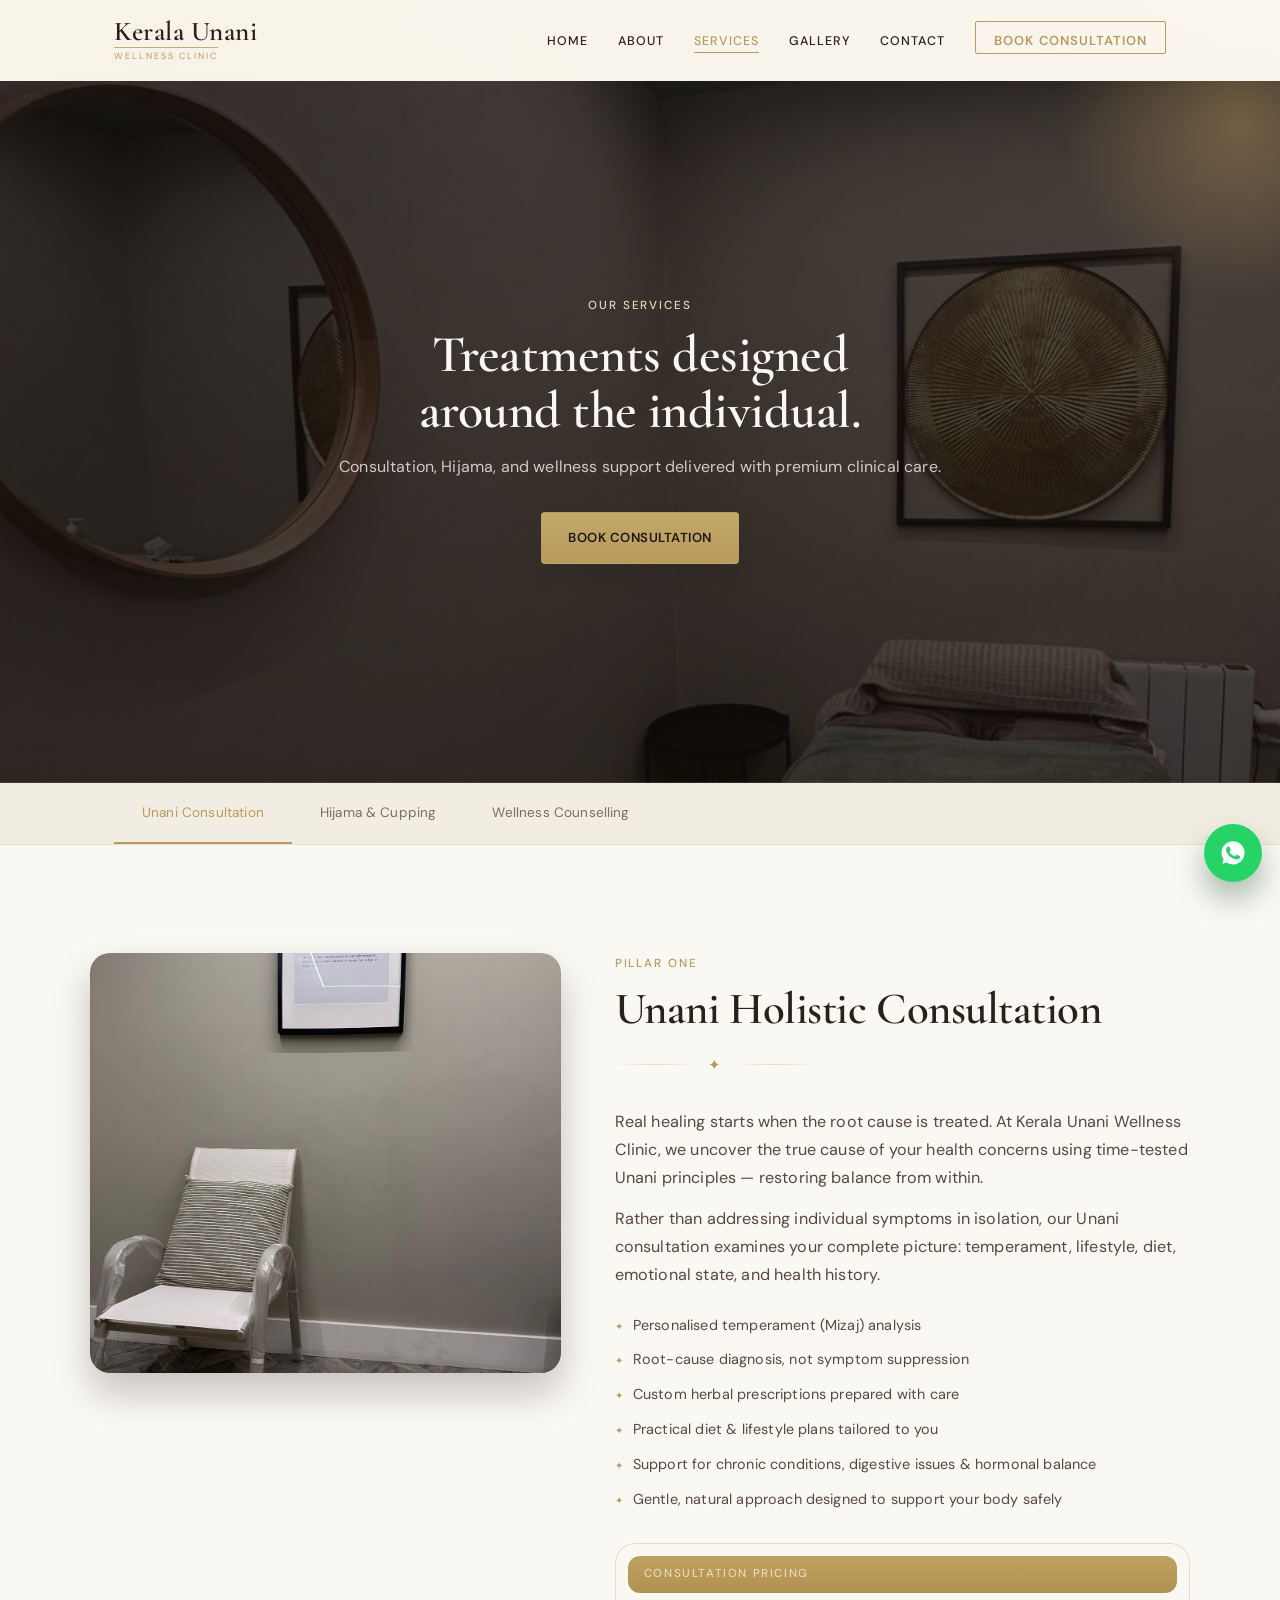
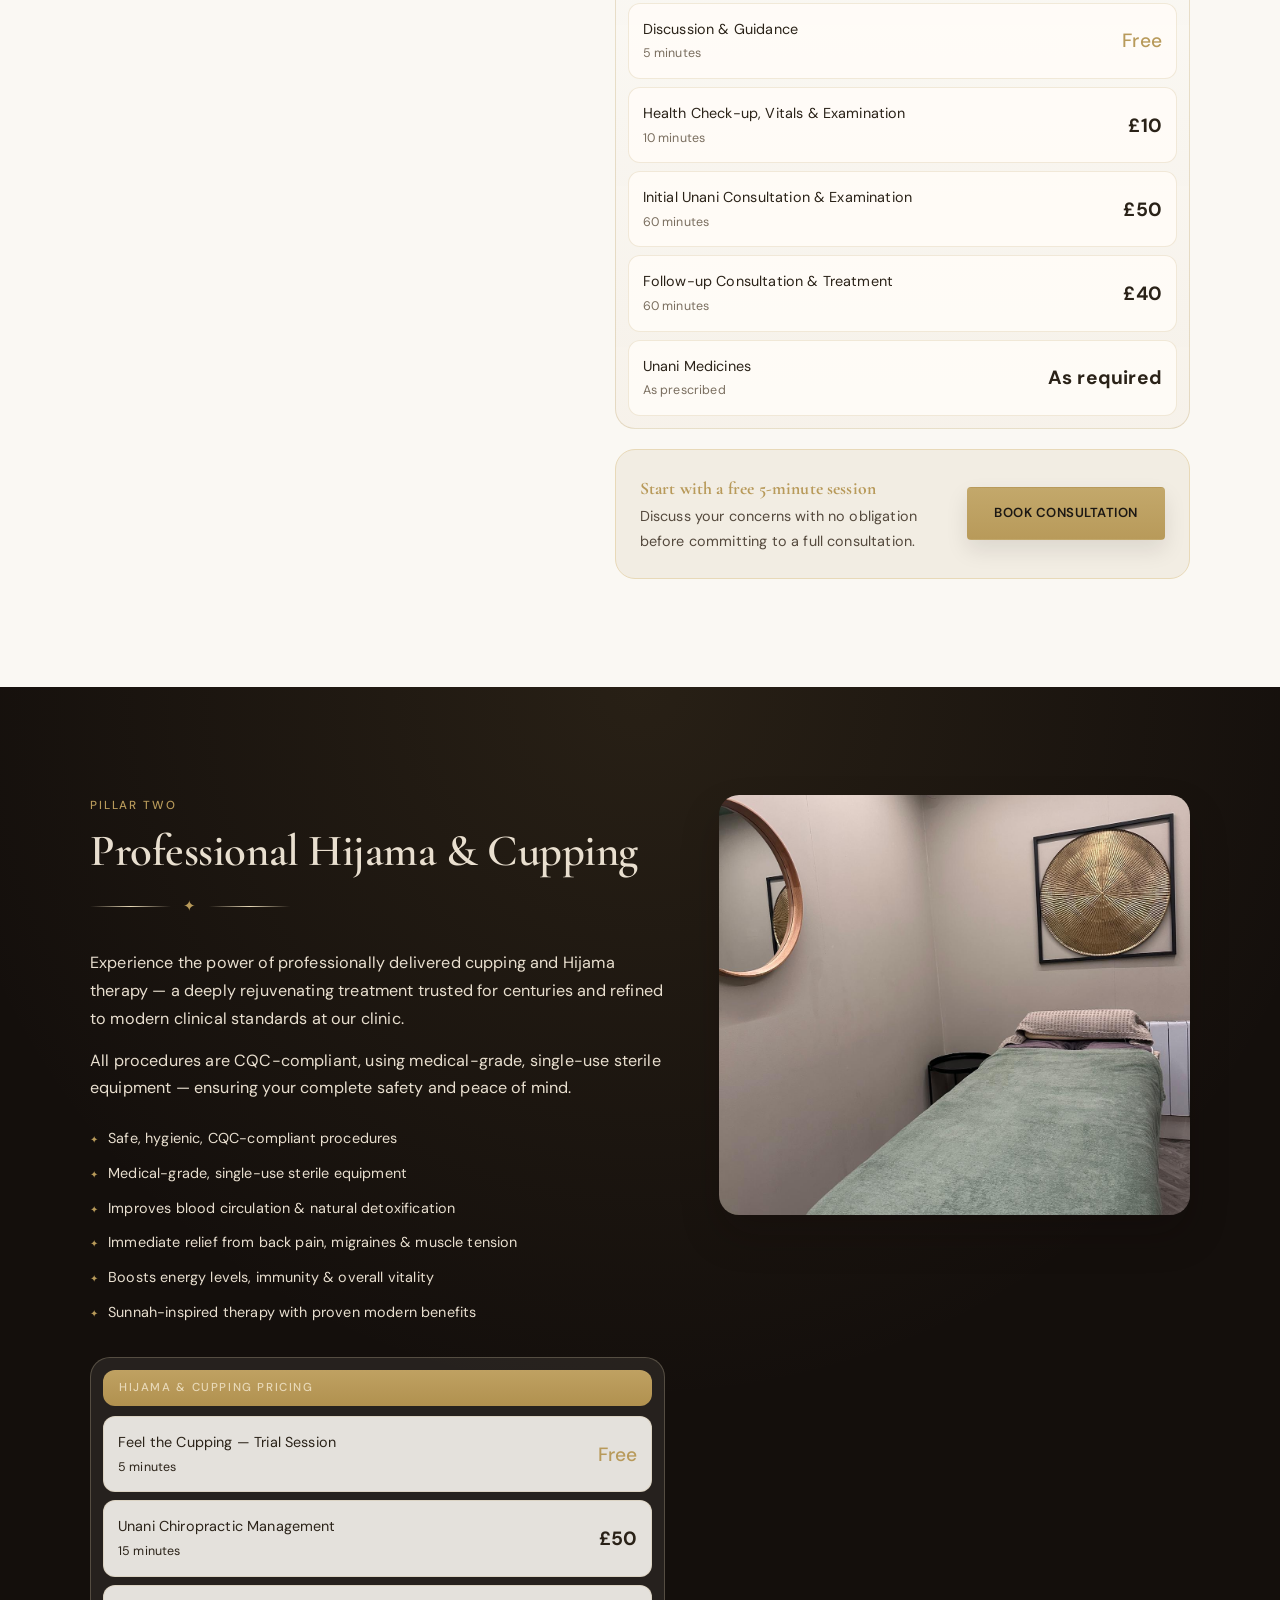
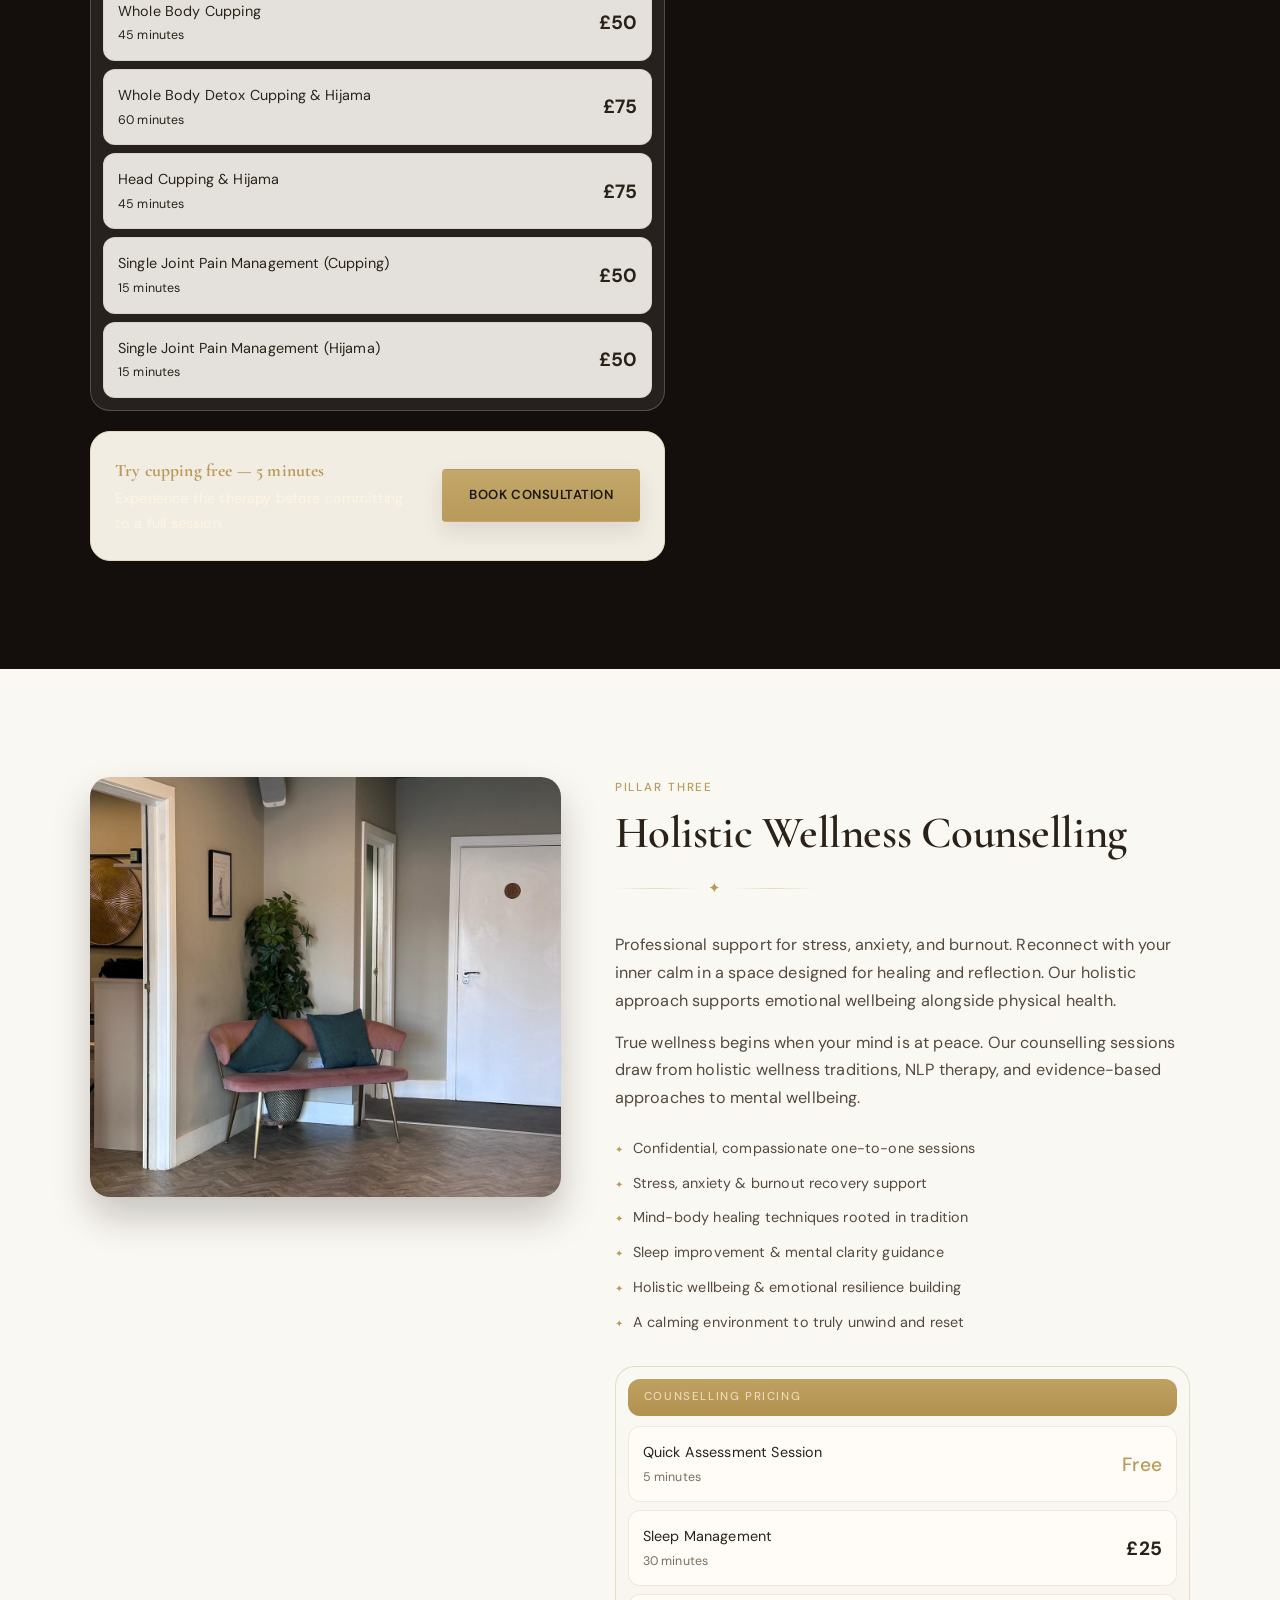
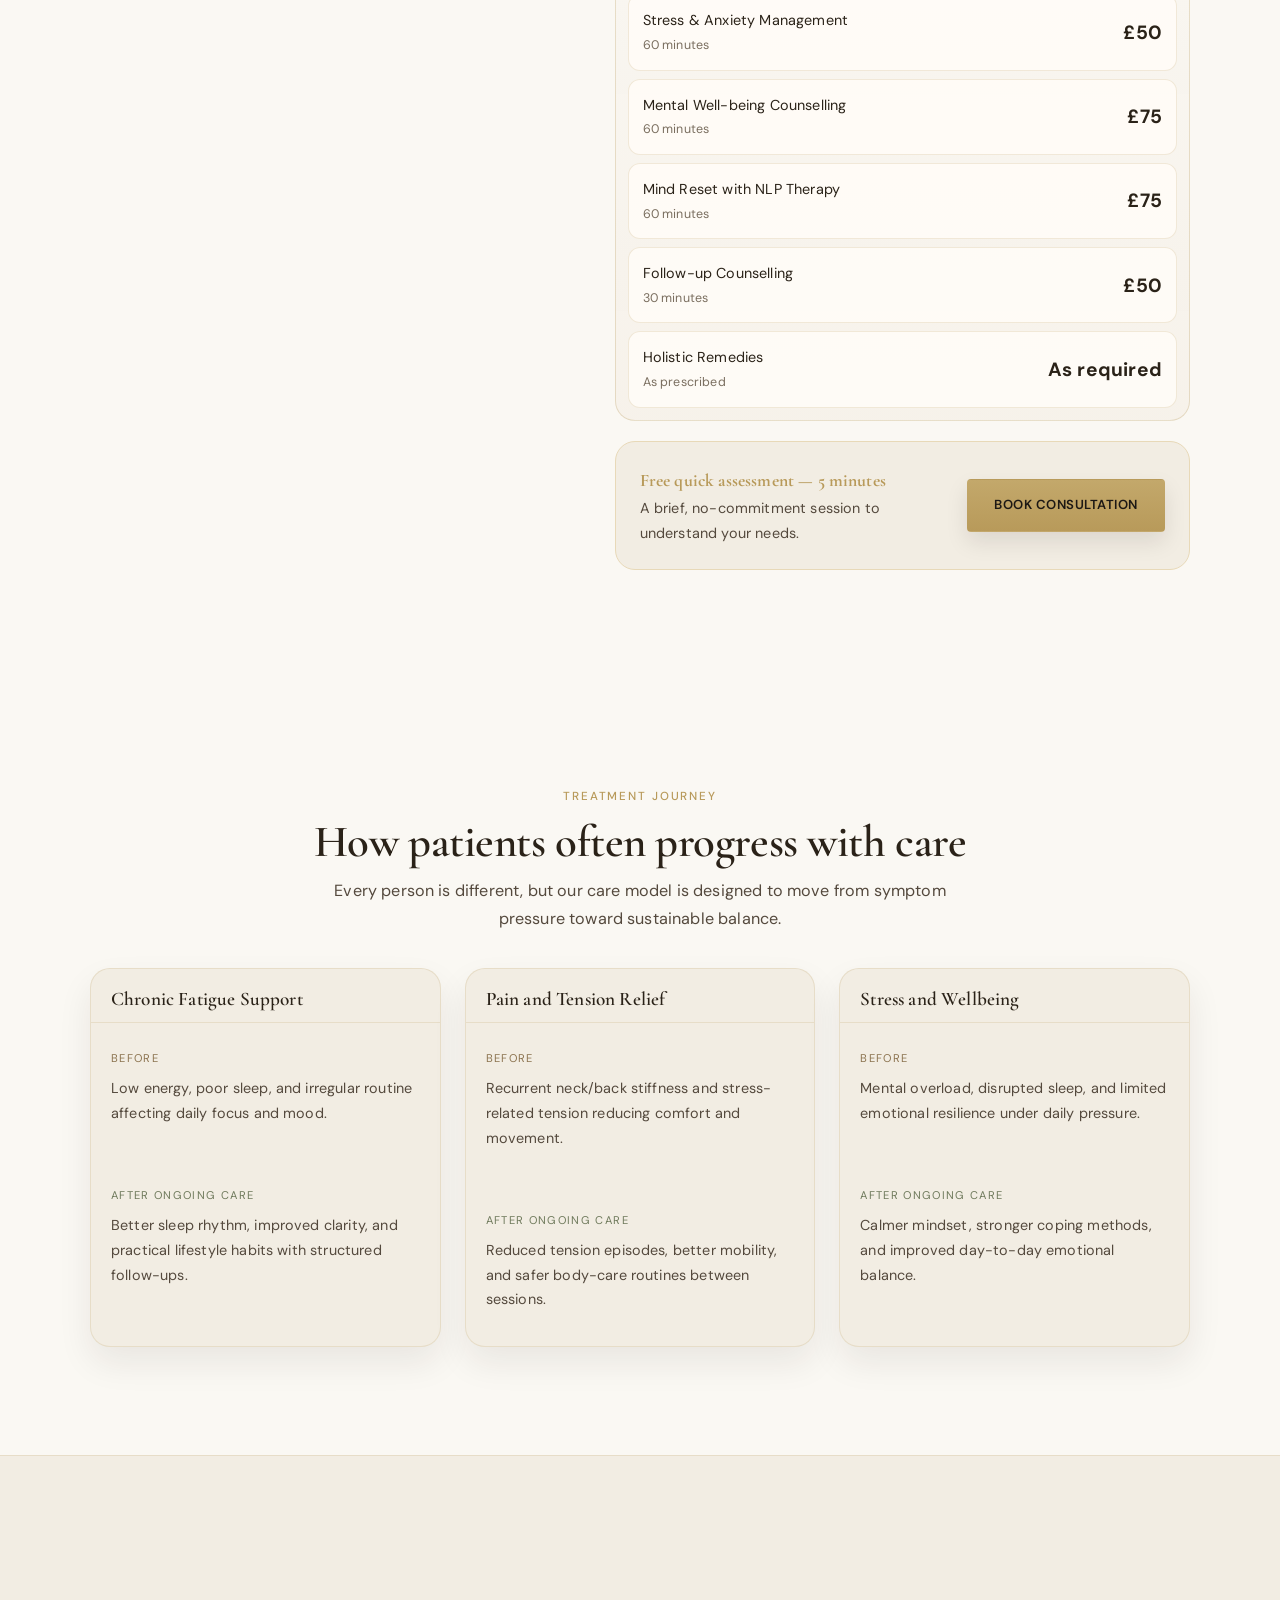
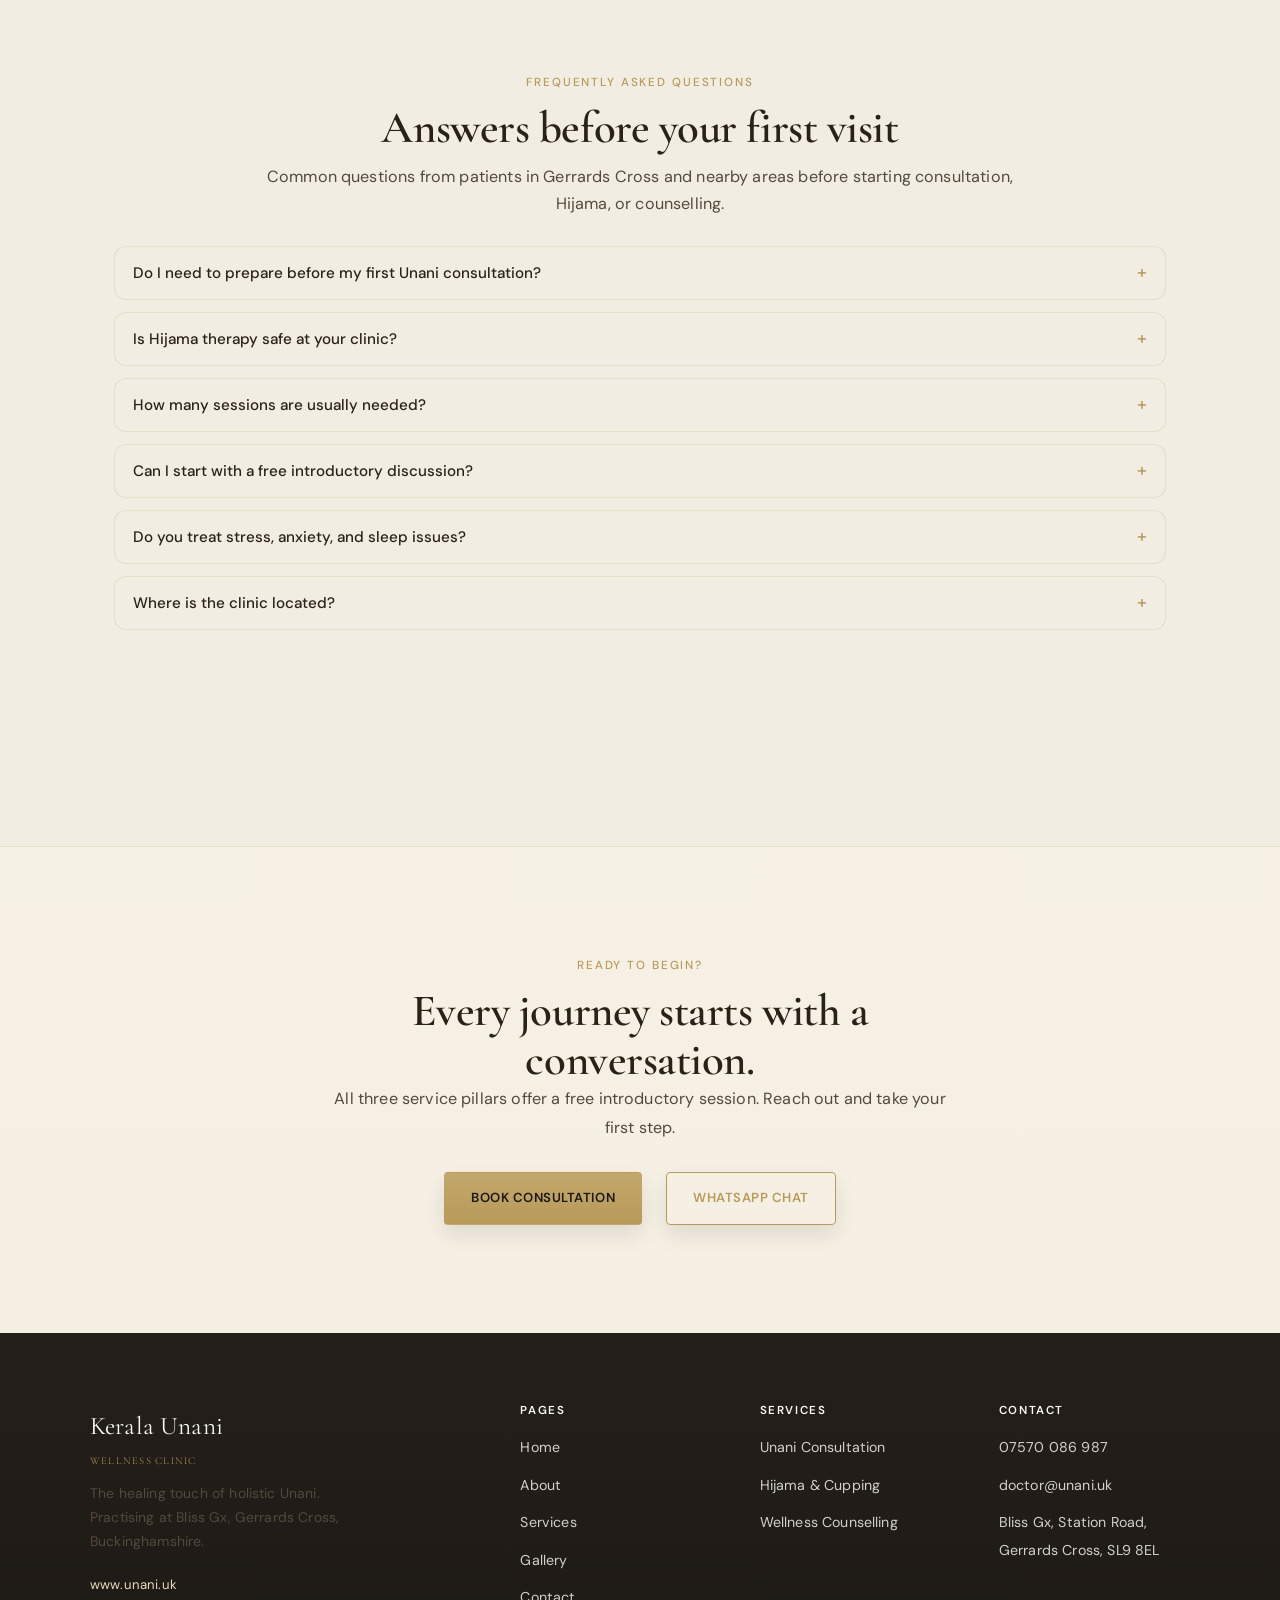
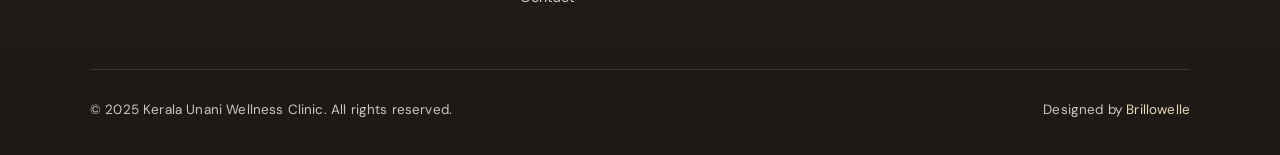
<file: services.html>
<!DOCTYPE html>
<html lang="en">
<head>
  <meta charset="UTF-8">
  <meta name="viewport" content="width=device-width, initial-scale=1, viewport-fit=cover">
  <title>Services & Pricing — Kerala Unani Wellness Clinic</title>
  <meta name="description" content="Unani Consultation, Hijama & Cupping, and Wellness Counselling services with full pricing at Kerala Unani Wellness Clinic, Gerrards Cross.">
  <meta name="keywords" content="Unani consultation pricing UK, Hijama price Gerrards Cross, cupping therapy near me, wellness counselling Buckinghamshire">
  <meta name="robots" content="index, follow">
  <link rel="canonical" href="https://www.unani.uk/services">
  <meta property="og:type" content="website">
  <meta property="og:title" content="Services & Pricing | Kerala Unani Wellness Clinic">
  <meta property="og:description" content="View complete pricing for Unani consultation, Hijama and cupping, and wellness counselling services.">
  <meta property="og:url" content="https://www.unani.uk/services">
  <meta property="og:site_name" content="Kerala Unani Wellness Clinic">
  <meta property="og:locale" content="en_GB">
  <meta name="twitter:card" content="summary">
  <link rel="stylesheet" href="shared.css">
  <style>
    .page-hero {
      background:
        linear-gradient(120deg, rgba(18,14,11,0.82), rgba(18,14,11,0.72)),
        url("Gallery/WhatsApp Image 2026-04-15 at 5.15.29 PM (3).jpeg") center/cover no-repeat;
      padding: 60px 24px 64px;
      text-align: center;
      position: relative;
      overflow: hidden;
    }
    .page-hero::before {
      content: '';
      position: absolute;
      width: 360px;
      height: 360px;
      border-radius: 50%;
      right: -140px;
      top: -140px;
      background: radial-gradient(circle, rgba(214,170,104,0.35), transparent 70%);
      pointer-events: none;
    }
    .page-hero .eyebrow { color: var(--gold-light); }
    .hero-booking {
      max-width: var(--max-w);
      margin: 0 auto;
      display: block;
      text-align: left;
    }
    .hero-copy {
      position: relative;
      z-index: 1;
      padding: 8px 0;
      max-width: 760px;
    }
    .page-hero h1 {
      color: var(--clr-bg);
      margin-bottom: 14px;
      max-width: 19ch;
      line-height: 1.08;
      font-size: clamp(2.15rem, 4.1vw, 3.25rem);
    }
    .page-hero p {
      color: rgba(250,248,243,0.78);
      max-width: 62ch;
      margin: 0 0 22px;
      font-size: 1rem;
    }
    .hero-contact-points {
      display: grid;
      gap: 11px;
      max-width: 620px;
    }
    .hero-contact-item {
      display: flex;
      align-items: center;
      gap: 10px;
      color: rgba(250,248,243,0.92);
      font-size: 0.92rem;
      font-weight: 500;
    }
    .hero-contact-item::before {
      content: "";
      width: 8px;
      height: 8px;
      border-radius: 50%;
      background: var(--gold-light);
      box-shadow: 0 0 0 5px rgba(214,170,104,0.14);
      flex-shrink: 0;
    }
    .hero-panel { display: none; }
    .hero-panel-card {
      background: rgba(255,252,247,0.95);
      border: 1px solid rgba(232,217,184,0.18);
      border-radius: 14px;
      padding: 18px 18px;
      box-shadow: 0 18px 30px rgba(26,16,13,0.16);
    }
    .hero-panel-card small {
      display: block;
      color: var(--maroon);
      text-transform: uppercase;
      letter-spacing: 0.08em;
      font-size: 0.72rem;
      font-weight: 700;
      margin-bottom: 8px;
    }
    .hero-panel-card strong {
      display: block;
      color: var(--text-dark);
      font-family: var(--font-display);
      font-size: 1.25rem;
      margin-bottom: 6px;
    }
    .hero-panel-card p {
      margin: 0;
      color: var(--text-body);
      font-size: 0.9rem;
    }
    .hero-panel-grid {
      display: grid;
      grid-template-columns: 1fr 1fr;
      gap: 14px;
    }

    /* ─── Service Anchors ─── */
    .service-block { padding: var(--section-pad); }
    .service-block:nth-child(even) { background: var(--clr-bg); }
    .service-block:nth-child(odd) {
      background: radial-gradient(circle at 50% 0, rgba(184,154,90,0.12), transparent 42%), #140f0c;
    }
    .service-block:nth-child(odd) h2,
    .service-block:nth-child(odd) p,
    .service-block:nth-child(odd) .benefit-list li,
    .service-block:nth-child(odd) .pricing-name,
    .service-block:nth-child(odd) .pricing-duration,
    .service-block:nth-child(odd) .price {
      color: rgba(255,245,228,0.9);
    }
    .service-block:nth-child(odd) .pricing-row .pricing-name,
    .service-block:nth-child(odd) .pricing-row .pricing-duration,
    .service-block:nth-child(odd) .pricing-row .price {
      color: var(--text-dark);
    }
    .service-block:nth-child(odd) .pricing-row.free .price {
      color: var(--maroon);
    }
    .service-block:nth-child(odd) .pricing-table {
      background: rgba(255,248,236,0.08);
      border-color: rgba(232,217,184,0.24);
    }

    .service-inner {
      max-width: var(--max-w);
      margin: 0 auto;
      display: grid;
      grid-template-columns: minmax(320px, 0.9fr) minmax(0, 1.1fr);
      gap: 54px;
      align-items: start;
    }
    .service-inner.reverse { direction: rtl; }
    .service-inner.reverse > * { direction: ltr; }

    .service-image {
      height: 420px;
      border-radius: var(--radius-lg);
      overflow: hidden;
      position: sticky;
      top: 140px;
      box-shadow: 0 20px 38px rgba(16, 10, 8, 0.22);
    }

    .service-info h2 { margin-bottom: 16px; }
    .service-info p { margin-bottom: 14px; }

    .benefit-list { list-style: none; margin: 24px 0; display: flex; flex-direction: column; gap: 10px; }
    .benefit-list li {
      display: flex;
      align-items: flex-start;
      gap: 10px;
      font-size: 0.9rem;
    }
    .benefit-list li::before {
      content: '✦';
      color: var(--gold);
      font-size: 0.65rem;
      margin-top: 5px;
      flex-shrink: 0;
    }

    /* ─── Pricing table ─── */
    .pricing-table {
      margin-top: 32px;
      border: 1px solid rgba(184,154,90,0.28);
      border-radius: var(--radius-lg);
      background: linear-gradient(180deg, rgba(250,248,243,0.96), rgba(246,241,233,0.95));
      padding: 12px;
    }
    .pricing-table-header {
      background: linear-gradient(180deg, #bfa162 0%, #b1914f 100%);
      padding: 12px 16px;
      border-radius: 12px;
      margin-bottom: 10px;
    }
    .pricing-table-header h4 {
      font-family: var(--font-body);
      font-size: 0.72rem;
      font-weight: 500;
      letter-spacing: 0.14em;
      text-transform: uppercase;
      color: var(--gold-light);
    }
    .pricing-row {
      display: flex;
      justify-content: space-between;
      align-items: center;
      padding: 13px 14px;
      border: 1px solid rgba(184,154,90,0.2);
      border-radius: 12px;
      transition: background 0.2s, transform 0.2s;
      background: rgba(255,252,247,0.88);
      margin-bottom: 8px;
    }
    .pricing-row:last-child { margin-bottom: 0; }
    .pricing-row:hover { background: #fffaf0; transform: translateY(-1px); }
    .pricing-row.free .price { color: var(--maroon); font-weight: 500; }
    .pricing-name { font-size: 0.9rem; color: var(--text-dark); }
    .pricing-duration { font-size: 0.78rem; color: var(--text-muted); margin-top: 2px; }
    .price {
      font-family: var(--font-body);
      font-size: 1.2rem;
      font-weight: 700;
      letter-spacing: 0.01em;
      color: var(--text-dark);
    }

    /* ─── Free trial CTA ─── */
    .free-cta {
      background: var(--cream-dark);
      border: 1px solid var(--cream-mid);
      border-radius: var(--radius-lg);
      padding: 24px;
      margin-top: 20px;
      display: flex;
      align-items: center;
      gap: 20px;
      justify-content: space-between;
    }
    .free-cta p { font-size: 0.9rem; margin: 0; }
    .free-cta strong { display: block; color: var(--maroon); font-family: var(--font-display); font-size: 1.1rem; }

    /* ─── Nav tabs ─── */
    .service-nav {
      background: var(--clr-surface);
      border-bottom: 1px solid var(--border);
      position: sticky;
      top: 68px;
      z-index: 50;
    }
    .service-nav-inner {
      max-width: var(--max-w);
      margin: 0 auto;
      padding: 0 24px;
      display: flex;
      gap: 0;
    }
    .service-nav-link {
      padding: 18px 28px;
      font-size: 0.85rem;
      font-weight: 400;
      color: var(--text-muted);
      border-bottom: 2px solid transparent;
      transition: all 0.2s;
      white-space: nowrap;
    }
    .service-nav-link:hover { color: var(--maroon); }
    .service-nav-link.active { color: var(--maroon); border-bottom-color: var(--maroon); }

    /* ─── FAQ ─── */
    .faq-section {
      background: var(--clr-surface);
      border-top: 1px solid var(--border);
      border-bottom: 1px solid var(--border);
    }
    .faq-wrap {
      max-width: var(--max-w);
      margin: 0 auto;
      padding: var(--section-pad);
    }
    .faq-list {
      display: flex;
      flex-direction: column;
      gap: 12px;
      margin-top: 28px;
    }
    .faq-item {
      background: var(--clr-surface);
      border: 1px solid var(--border);
      border-radius: 12px;
      overflow: hidden;
    }
    .faq-trigger {
      width: 100%;
      border: none;
      background: transparent;
      color: var(--text-dark);
      font-family: var(--font-body);
      font-size: 0.95rem;
      font-weight: 500;
      text-align: left;
      padding: 16px 18px;
      cursor: pointer;
      display: flex;
      justify-content: space-between;
      align-items: center;
      gap: 14px;
    }
    .faq-trigger span {
      color: var(--maroon);
      font-size: 1.1rem;
      line-height: 1;
      transition: transform 0.24s ease;
    }
    .faq-item.open .faq-trigger span { transform: rotate(45deg); }
    .faq-content {
      max-height: 0;
      overflow: hidden;
      opacity: 0;
      transition: max-height 0.28s ease, opacity 0.24s ease;
      padding: 0 18px;
    }
    .faq-item.open .faq-content {
      opacity: 1;
      padding-bottom: 16px;
    }
    .faq-content p {
      margin: 0;
      font-size: 0.9rem;
      color: var(--text-body);
    }

    @media (max-width: 900px) {
      .hero-booking {
        grid-template-columns: 1fr;
        gap: 16px;
      }
      .page-hero h1 {
        font-size: clamp(1.64rem, 6.8vw, 2rem);
        max-width: 16ch;
      }
      .page-hero p {
        font-size: 0.94rem;
        margin: 0 0 18px;
      }
      .hero-copy,
      .hero-contact-points { max-width: 100%; }
      .hero-panel-grid { grid-template-columns: 1fr; }
      .service-inner { grid-template-columns: 1fr; }
      .service-inner.reverse { direction: ltr; }
      .service-block { padding: 44px 18px; }
      .service-inner { gap: 24px; }
      .service-image { height: 280px; }
      .service-image { position: static; top: auto; }
      .service-nav {
        overflow-x: auto;
        top: 64px;
      }
      .service-nav-inner {
        width: max-content;
        min-width: 100%;
        padding: 0 14px;
      }
      .service-nav-link { padding: 14px 14px; font-size: 0.78rem; }
      .pricing-row {
        align-items: flex-start;
        gap: 12px;
      }
      .pricing-name { line-height: 1.35; }
      .price {
        font-size: 1rem;
        flex-shrink: 0;
      }
      .free-cta {
        flex-direction: column;
        align-items: flex-start;
        padding: 18px;
      }
      .faq-wrap { padding: 44px 18px; }
      .faq-trigger { font-size: 0.9rem; }
    }
    @media (max-width: 480px) {
      .page-hero h1 { max-width: 100%; font-size: clamp(1.42rem, 6.8vw, 1.74rem); }
      .hero-contact-item { font-size: 0.85rem; }
      .service-block { padding: 34px 14px; }
      .service-inner { gap: 18px; }
      .service-image { height: 220px; }
      .benefit-list li { font-size: 0.84rem; }
      .pricing-table { padding: 8px; }
      .pricing-table-header { padding: 10px 12px; }
      .pricing-row { padding: 11px 10px; gap: 10px; }
      .pricing-name { font-size: 0.8rem; }
      .pricing-duration { font-size: 0.72rem; }
      .price { font-size: 0.92rem; }
      .service-nav-link { padding: 12px 12px; font-size: 0.74rem; }
      .service-nav { top: 60px; }
      .faq-wrap { padding: 34px 14px; }
      .faq-trigger { font-size: 0.84rem; padding: 13px 14px; }
    }
    @media (max-width: 360px) {
      .page-hero h1 { font-size: clamp(1.3rem, 6.2vw, 1.58rem); }
      .service-block { padding: 28px 12px; }
      .service-image { height: 200px; }
      .service-nav { top: 56px; }
      .pricing-row { flex-wrap: wrap; }
      .price { width: 100%; text-align: right; margin-top: 4px; }
      .faq-wrap { padding: 28px 12px; }
    }
  </style>
  <script type="application/ld+json">
  {
    "@context": "https://schema.org",
    "@type": "CollectionPage",
    "name": "Services and Pricing",
    "url": "https://www.unani.uk/services",
    "hasPart": [
      {"@type": "MedicalProcedure", "name": "Unani Holistic Consultation"},
      {"@type": "MedicalProcedure", "name": "Professional Hijama and Cupping"},
      {"@type": "MedicalTherapy", "name": "Holistic Wellness Counselling"}
    ]
  }
  </script>
  <script type="application/ld+json">
  {
    "@context": "https://schema.org",
    "@type": "FAQPage",
    "mainEntity": [
      {
        "@type": "Question",
        "name": "Do I need to prepare before my first Unani consultation?",
        "acceptedAnswer": {
          "@type": "Answer",
          "text": "Bring any relevant medical history, current medications, and details of your symptoms. A clear overview helps us personalise your assessment and plan."
        }
      },
      {
        "@type": "Question",
        "name": "Is Hijama therapy safe at your clinic?",
        "acceptedAnswer": {
          "@type": "Answer",
          "text": "Yes. We use clinically safe hygiene protocols and single-use sterile equipment for all Hijama and cupping procedures."
        }
      },
      {
        "@type": "Question",
        "name": "How many sessions are usually needed?",
        "acceptedAnswer": {
          "@type": "Answer",
          "text": "Session count varies by condition and response. Many patients start with an initial consultation and follow-up plan tailored to progress."
        }
      },
      {
        "@type": "Question",
        "name": "Can I start with a free introductory discussion?",
        "acceptedAnswer": {
          "@type": "Answer",
          "text": "Yes. Each service pillar includes a short free introductory option so you can discuss concerns before booking a full session."
        }
      },
      {
        "@type": "Question",
        "name": "Do you treat stress, anxiety, and sleep issues?",
        "acceptedAnswer": {
          "@type": "Answer",
          "text": "Yes. Our wellness counselling supports stress, anxiety, burnout, and sleep management through a structured holistic approach."
        }
      },
      {
        "@type": "Question",
        "name": "Where is the clinic located?",
        "acceptedAnswer": {
          "@type": "Answer",
          "text": "Kerala Unani Wellness Clinic practises at Bliss Gx, Station Road, Gerrards Cross, Buckinghamshire, SL9 8EL."
        }
      }
    ]
  }
  </script>
</head>
<body>

<!-- ─── Navigation ─── -->
<nav>
  <div class="nav-inner">
    <a href="index.html" class="nav-logo">
      <span class="nav-logo-wordmark">Kerala Unani</span>
      <span class="nav-logo-line" aria-hidden="true"></span>
      <span class="nav-logo-tag">Wellness Clinic</span>
    </a>
    <button class="nav-toggle" type="button" aria-label="Toggle navigation" aria-expanded="false"><span></span></button>
    <ul class="nav-links">
      <li><a href="index.html">Home</a></li>
      <li><a href="about.html">About</a></li>
      <li><a href="services.html" class="active">Services</a></li>
      <li><a href="gallery.html">Gallery</a></li>
      <li><a href="contact.html">Contact</a></li>
      <li><a href="contact.html" class="nav-cta">Book Consultation</a></li>
    </ul>
  </div>
</nav>

<!-- ─── Page Hero ─── -->
<section class="page-hero">
  <div class="hero-booking">
    <div class="hero-copy">
      <span class="eyebrow">OUR SERVICES</span>
      <h1>Treatments designed around the individual.</h1>
      <p>Consultation, Hijama, and wellness support delivered with premium clinical care.</p>
      <a href="contact.html" class="btn btn-primary">Book Consultation</a>
    </div>
  </div>
</section>

<!-- ─── Service Nav ─── -->
<div class="service-nav">
  <div class="service-nav-inner">
    <a href="#consultation" class="service-nav-link active">Unani Consultation</a>
    <a href="#hijama" class="service-nav-link">Hijama &amp; Cupping</a>
    <a href="#counselling" class="service-nav-link">Wellness Counselling</a>
  </div>
</div>

<!-- ─── 1. Unani Consultation ─── -->
<section class="service-block" id="consultation">
  <div class="service-inner">
    <div class="service-image">
      <img class="img-cover" src="Gallery/WhatsApp Image 2026-04-15 at 5.15.28 PM.jpeg" alt="Unani consultation room">
    </div>
    <div class="service-info">
      <span class="eyebrow">Pillar One</span>
      <h2>Unani Holistic Consultation</h2>
      <div class="ornament" style="max-width: 200px; margin-left: 0;"><span class="ornament-icon">✦</span></div>
      <p>Real healing starts when the root cause is treated. At Kerala Unani Wellness Clinic, we uncover the true cause of your health concerns using time-tested Unani principles — restoring balance from within.</p>
      <p>Rather than addressing individual symptoms in isolation, our Unani consultation examines your complete picture: temperament, lifestyle, diet, emotional state, and health history.</p>
      <ul class="benefit-list">
        <li>Personalised temperament (Mizaj) analysis</li>
        <li>Root-cause diagnosis, not symptom suppression</li>
        <li>Custom herbal prescriptions prepared with care</li>
        <li>Practical diet &amp; lifestyle plans tailored to you</li>
        <li>Support for chronic conditions, digestive issues &amp; hormonal balance</li>
        <li>Gentle, natural approach designed to support your body safely</li>
      </ul>

      <div class="pricing-table">
        <div class="pricing-table-header">
          <h4>Consultation Pricing</h4>
        </div>
        <div class="pricing-row free">
          <div>
            <div class="pricing-name">Discussion &amp; Guidance</div>
            <div class="pricing-duration">5 minutes</div>
          </div>
          <div class="price">Free</div>
        </div>
        <div class="pricing-row">
          <div>
            <div class="pricing-name">Health Check-up, Vitals &amp; Examination</div>
            <div class="pricing-duration">10 minutes</div>
          </div>
          <div class="price">£10</div>
        </div>
        <div class="pricing-row">
          <div>
            <div class="pricing-name">Initial Unani Consultation &amp; Examination</div>
            <div class="pricing-duration">60 minutes</div>
          </div>
          <div class="price">£50</div>
        </div>
        <div class="pricing-row">
          <div>
            <div class="pricing-name">Follow-up Consultation &amp; Treatment</div>
            <div class="pricing-duration">60 minutes</div>
          </div>
          <div class="price">£40</div>
        </div>
        <div class="pricing-row">
          <div>
            <div class="pricing-name">Unani Medicines</div>
            <div class="pricing-duration">As prescribed</div>
          </div>
          <div class="price">As required</div>
        </div>
      </div>

      <div class="free-cta">
        <div>
          <strong>Start with a free 5-minute session</strong>
          <p>Discuss your concerns with no obligation before committing to a full consultation.</p>
        </div>
        <a href="contact.html" class="btn btn-primary" style="white-space: nowrap;">Book Consultation</a>
      </div>
    </div>
  </div>
</section>

<!-- ─── 2. Hijama & Cupping ─── -->
<section class="service-block" id="hijama">
  <div class="service-inner reverse">
    <div class="service-image">
      <img class="img-cover" src="Gallery/WhatsApp Image 2026-04-15 at 5.15.29 PM.jpeg" alt="Professional hijama and cupping setup">
    </div>
    <div class="service-info">
      <span class="eyebrow">Pillar Two</span>
      <h2>Professional Hijama &amp; Cupping</h2>
      <div class="ornament" style="max-width: 200px; margin-left: 0;"><span class="ornament-icon">✦</span></div>
      <p>Experience the power of professionally delivered cupping and Hijama therapy — a deeply rejuvenating treatment trusted for centuries and refined to modern clinical standards at our clinic.</p>
      <p>All procedures are CQC-compliant, using medical-grade, single-use sterile equipment — ensuring your complete safety and peace of mind.</p>
      <ul class="benefit-list">
        <li>Safe, hygienic, CQC-compliant procedures</li>
        <li>Medical-grade, single-use sterile equipment</li>
        <li>Improves blood circulation &amp; natural detoxification</li>
        <li>Immediate relief from back pain, migraines &amp; muscle tension</li>
        <li>Boosts energy levels, immunity &amp; overall vitality</li>
        <li>Sunnah-inspired therapy with proven modern benefits</li>
      </ul>

      <div class="pricing-table">
        <div class="pricing-table-header">
          <h4>Hijama &amp; Cupping Pricing</h4>
        </div>
        <div class="pricing-row free">
          <div>
            <div class="pricing-name">Feel the Cupping — Trial Session</div>
            <div class="pricing-duration">5 minutes</div>
          </div>
          <div class="price">Free</div>
        </div>
        <div class="pricing-row">
          <div>
            <div class="pricing-name">Unani Chiropractic Management</div>
            <div class="pricing-duration">15 minutes</div>
          </div>
          <div class="price">£50</div>
        </div>
        <div class="pricing-row">
          <div>
            <div class="pricing-name">Whole Body Cupping</div>
            <div class="pricing-duration">45 minutes</div>
          </div>
          <div class="price">£50</div>
        </div>
        <div class="pricing-row">
          <div>
            <div class="pricing-name">Whole Body Detox Cupping &amp; Hijama</div>
            <div class="pricing-duration">60 minutes</div>
          </div>
          <div class="price">£75</div>
        </div>
        <div class="pricing-row">
          <div>
            <div class="pricing-name">Head Cupping &amp; Hijama</div>
            <div class="pricing-duration">45 minutes</div>
          </div>
          <div class="price">£75</div>
        </div>
        <div class="pricing-row">
          <div>
            <div class="pricing-name">Single Joint Pain Management (Cupping)</div>
            <div class="pricing-duration">15 minutes</div>
          </div>
          <div class="price">£50</div>
        </div>
        <div class="pricing-row">
          <div>
            <div class="pricing-name">Single Joint Pain Management (Hijama)</div>
            <div class="pricing-duration">15 minutes</div>
          </div>
          <div class="price">£50</div>
        </div>
      </div>

      <div class="free-cta">
        <div>
          <strong>Try cupping free — 5 minutes</strong>
          <p>Experience the therapy before committing to a full session.</p>
        </div>
        <a href="contact.html" class="btn btn-primary" style="white-space: nowrap;">Book Consultation</a>
      </div>
    </div>
  </div>
</section>

<!-- ─── 3. Wellness Counselling ─── -->
<section class="service-block" id="counselling">
  <div class="service-inner">
    <div class="service-image">
      <img class="img-cover" src="Gallery/WhatsApp Image 2026-04-15 at 5.15.29 PM (2).jpeg" alt="Holistic wellness counselling session space">
    </div>
    <div class="service-info">
      <span class="eyebrow">Pillar Three</span>
      <h2>Holistic Wellness Counselling</h2>
      <div class="ornament" style="max-width: 200px; margin-left: 0;"><span class="ornament-icon">✦</span></div>
      <p>Professional support for stress, anxiety, and burnout. Reconnect with your inner calm in a space designed for healing and reflection. Our holistic approach supports emotional wellbeing alongside physical health.</p>
      <p>True wellness begins when your mind is at peace. Our counselling sessions draw from holistic wellness traditions, NLP therapy, and evidence-based approaches to mental wellbeing.</p>
      <ul class="benefit-list">
        <li>Confidential, compassionate one-to-one sessions</li>
        <li>Stress, anxiety &amp; burnout recovery support</li>
        <li>Mind-body healing techniques rooted in tradition</li>
        <li>Sleep improvement &amp; mental clarity guidance</li>
        <li>Holistic wellbeing &amp; emotional resilience building</li>
        <li>A calming environment to truly unwind and reset</li>
      </ul>

      <div class="pricing-table">
        <div class="pricing-table-header">
          <h4>Counselling Pricing</h4>
        </div>
        <div class="pricing-row free">
          <div>
            <div class="pricing-name">Quick Assessment Session</div>
            <div class="pricing-duration">5 minutes</div>
          </div>
          <div class="price">Free</div>
        </div>
        <div class="pricing-row">
          <div>
            <div class="pricing-name">Sleep Management</div>
            <div class="pricing-duration">30 minutes</div>
          </div>
          <div class="price">£25</div>
        </div>
        <div class="pricing-row">
          <div>
            <div class="pricing-name">Stress &amp; Anxiety Management</div>
            <div class="pricing-duration">60 minutes</div>
          </div>
          <div class="price">£50</div>
        </div>
        <div class="pricing-row">
          <div>
            <div class="pricing-name">Mental Well-being Counselling</div>
            <div class="pricing-duration">60 minutes</div>
          </div>
          <div class="price">£75</div>
        </div>
        <div class="pricing-row">
          <div>
            <div class="pricing-name">Mind Reset with NLP Therapy</div>
            <div class="pricing-duration">60 minutes</div>
          </div>
          <div class="price">£75</div>
        </div>
        <div class="pricing-row">
          <div>
            <div class="pricing-name">Follow-up Counselling</div>
            <div class="pricing-duration">30 minutes</div>
          </div>
          <div class="price">£50</div>
        </div>
        <div class="pricing-row">
          <div>
            <div class="pricing-name">Holistic Remedies</div>
            <div class="pricing-duration">As prescribed</div>
          </div>
          <div class="price">As required</div>
        </div>
      </div>

      <div class="free-cta">
        <div>
          <strong>Free quick assessment — 5 minutes</strong>
          <p>A brief, no-commitment session to understand your needs.</p>
        </div>
        <a href="contact.html" class="btn btn-primary" style="white-space: nowrap;">Book Consultation</a>
      </div>
    </div>
  </div>
</section>

<!-- ─── Progress Journey Cards ─── -->
<section class="lux-section">
  <div class="container" style="text-align:center; margin-bottom: 36px;">
    <span class="eyebrow">Treatment Journey</span>
    <h2>How patients often progress with care</h2>
    <p style="max-width: 680px; margin: 10px auto 0;">Every person is different, but our care model is designed to move from symptom pressure toward sustainable balance.</p>
  </div>
  <div class="before-after-grid">
    <article class="ba-card">
      <div class="ba-top">
        <h3>Chronic Fatigue Support</h3>
      </div>
      <div class="ba-body ba-before">
        <span class="ba-label">Before</span>
        <p class="ba-text">Low energy, poor sleep, and irregular routine affecting daily focus and mood.</p>
      </div>
      <div class="ba-body ba-after">
        <span class="ba-label">After Ongoing Care</span>
        <p class="ba-text">Better sleep rhythm, improved clarity, and practical lifestyle habits with structured follow-ups.</p>
      </div>
    </article>
    <article class="ba-card">
      <div class="ba-top">
        <h3>Pain and Tension Relief</h3>
      </div>
      <div class="ba-body ba-before">
        <span class="ba-label">Before</span>
        <p class="ba-text">Recurrent neck/back stiffness and stress-related tension reducing comfort and movement.</p>
      </div>
      <div class="ba-body ba-after">
        <span class="ba-label">After Ongoing Care</span>
        <p class="ba-text">Reduced tension episodes, better mobility, and safer body-care routines between sessions.</p>
      </div>
    </article>
    <article class="ba-card">
      <div class="ba-top">
        <h3>Stress and Wellbeing</h3>
      </div>
      <div class="ba-body ba-before">
        <span class="ba-label">Before</span>
        <p class="ba-text">Mental overload, disrupted sleep, and limited emotional resilience under daily pressure.</p>
      </div>
      <div class="ba-body ba-after">
        <span class="ba-label">After Ongoing Care</span>
        <p class="ba-text">Calmer mindset, stronger coping methods, and improved day-to-day emotional balance.</p>
      </div>
    </article>
  </div>
</section>

<!-- ─── FAQ ─── -->
<section class="faq-section">
  <div class="faq-wrap">
    <div style="text-align:center; max-width: 760px; margin: 0 auto;">
      <span class="eyebrow">Frequently Asked Questions</span>
      <h2>Answers before your first visit</h2>
      <p style="margin-top: 10px;">Common questions from patients in Gerrards Cross and nearby areas before starting consultation, Hijama, or counselling.</p>
    </div>
    <div class="faq-list">
      <article class="faq-item">
        <button class="faq-trigger" type="button" aria-expanded="false">Do I need to prepare before my first Unani consultation?<span>+</span></button>
        <div class="faq-content"><p>Bring any relevant medical history, current medications, and details of your symptoms. A clear overview helps us personalise your assessment and plan.</p></div>
      </article>
      <article class="faq-item">
        <button class="faq-trigger" type="button" aria-expanded="false">Is Hijama therapy safe at your clinic?<span>+</span></button>
        <div class="faq-content"><p>Yes. We use clinically safe hygiene protocols and single-use sterile equipment for all Hijama and cupping procedures.</p></div>
      </article>
      <article class="faq-item">
        <button class="faq-trigger" type="button" aria-expanded="false">How many sessions are usually needed?<span>+</span></button>
        <div class="faq-content"><p>Session count varies by condition and response. Many patients start with an initial consultation and follow-up plan tailored to progress.</p></div>
      </article>
      <article class="faq-item">
        <button class="faq-trigger" type="button" aria-expanded="false">Can I start with a free introductory discussion?<span>+</span></button>
        <div class="faq-content"><p>Yes. Each service pillar includes a short free introductory option so you can discuss concerns before booking a full session.</p></div>
      </article>
      <article class="faq-item">
        <button class="faq-trigger" type="button" aria-expanded="false">Do you treat stress, anxiety, and sleep issues?<span>+</span></button>
        <div class="faq-content"><p>Yes. Our wellness counselling supports stress, anxiety, burnout, and sleep management through a structured holistic approach.</p></div>
      </article>
      <article class="faq-item">
        <button class="faq-trigger" type="button" aria-expanded="false">Where is the clinic located?<span>+</span></button>
        <div class="faq-content"><p>Kerala Unani Wellness Clinic practises at Bliss Gx, Station Road, Gerrards Cross, Buckinghamshire, SL9 8EL.</p></div>
      </article>
    </div>
  </div>
</section>

<!-- ─── CTA ─── -->
<section class="cta-band">
  <span class="eyebrow">Ready to Begin?</span>
  <h2>Every journey starts with a conversation.</h2>
  <p>All three service pillars offer a free introductory session. Reach out and take your first step.</p>
  <div class="cta-actions">
    <a href="contact.html" class="btn btn-primary">Book Consultation</a>
    <a href="https://wa.me/447570086987" class="btn btn-outline" target="_blank">WhatsApp Chat</a>
  </div>
</section>

<!-- ─── Footer ─── -->
<footer>
  <div class="footer-inner">
    <div>
      <div class="footer-logo">Kerala Unani<span>Wellness Clinic</span></div>
      <p style="font-size: 0.87rem; max-width: 260px; margin-bottom: 20px;">The healing touch of holistic Unani. Practising at Bliss Gx, Gerrards Cross, Buckinghamshire.</p>
      <p style="font-size: 0.82rem; color: var(--gold-light);">www.unani.uk</p>
    </div>
    <div class="footer-col"><h4>Pages</h4><ul><li><a href="index.html">Home</a></li><li><a href="about.html">About</a></li><li><a href="services.html">Services</a></li><li><a href="gallery.html">Gallery</a></li><li><a href="contact.html">Contact</a></li></ul></div>
    <div class="footer-col"><h4>Services</h4><ul><li><a href="#consultation">Unani Consultation</a></li><li><a href="#hijama">Hijama &amp; Cupping</a></li><li><a href="#counselling">Wellness Counselling</a></li></ul></div>
    <div class="footer-col"><h4>Contact</h4><ul><li><a href="tel:07570086987">07570 086 987</a></li><li><a href="mailto:doctor@unani.uk">doctor@unani.uk</a></li><li><a href="#">Bliss Gx, Station Road, Gerrards Cross, SL9 8EL</a></li></ul></div>
  </div>
  <div class="footer-bottom">
    <span>© 2025 Kerala Unani Wellness Clinic. All rights reserved.</span>
    <span>Designed by <a href="#" style="color: var(--gold-light);">Brillowelle</a></span>
  </div>
</footer>

<script>
  // Highlight active service nav tab on scroll
  const sections = ['consultation','hijama','counselling'];
  const navLinks = document.querySelectorAll('.service-nav-link');
  window.addEventListener('scroll', () => {
    let current = sections[0];
    sections.forEach(id => {
      const el = document.getElementById(id);
      if (el && el.getBoundingClientRect().top < 200) current = id;
    });
    navLinks.forEach(l => {
      l.classList.toggle('active', l.getAttribute('href') === '#' + current);
    });
  });
</script>
<script src="enhance.js"></script>
</body>
</html>
</file>
<file: shared.css>
/* Kerala Unani Wellness Clinic — Shared Design System */
/* Premium wellness aesthetic | Cormorant Garamond + DM Sans */

@import url('https://fonts.googleapis.com/css2?family=Cormorant+Garamond:wght@500;600;700&family=DM+Sans:wght@400;500;600;700&display=swap');

:root {
  --clr-bg: #FAF8F3;
  --clr-bg-dark: #1C1814;
  --clr-surface: #F2EDE3;
  --clr-gold: #B89A5A;
  --clr-gold-light: #E8D9B8;
  --clr-text: #2A2218;
  --clr-text-muted: #7A6E5F;
  --clr-border: rgba(184,154,90,0.2);

  --cream:       var(--clr-bg);
  --cream-dark:  var(--clr-surface);
  --cream-mid:   var(--clr-gold-light);
  --maroon:      var(--clr-gold);
  --maroon-light:#9D8145;
  --gold:        var(--clr-gold);
  --gold-light:  var(--clr-gold-light);
  --text-dark:   var(--clr-text);
  --text-body:   #54493D;
  --text-muted:  var(--clr-text-muted);
  --border:      var(--clr-border);
  --white:       var(--clr-surface);

  --font-display: 'Cormorant Garamond', Georgia, serif;
  --font-body:    'DM Sans', sans-serif;

  --max-w: 1100px;
  --section-pad: 108px 24px;
  --radius: 10px;
  --radius-lg: 20px;
  --shadow-soft: 0 16px 34px rgba(36, 30, 22, 0.08);
  --shadow-lift: 0 22px 46px rgba(28, 24, 20, 0.14);
  --space-24: 24px;
  --space-40: 40px;
  --space-64: 64px;
  --space-96: 96px;
}

*, *::before, *::after { box-sizing: border-box; margin: 0; padding: 0; }

html { scroll-behavior: auto; }

body {
  background:
    radial-gradient(circle at 12% 8%, rgba(232,217,184,0.26), transparent 26%),
    radial-gradient(circle at 88% 22%, rgba(184,154,90,0.09), transparent 28%),
    linear-gradient(180deg, #fbf9f4 0%, #f5efe3 100%);
  color: var(--text-body);
  font-family: var(--font-body);
  font-size: 16px;
  line-height: 1.72;
  letter-spacing: 0.01em;
  -webkit-font-smoothing: antialiased;
}

body.page-enter { animation: none; }
body.page-transitioning { animation: none; }

body::before { content: none; }

/* ─── Typography ─── */
h1, h2, h3, h4 {
  font-family: var(--font-display);
  color: var(--text-dark);
  line-height: 1.08;
  font-weight: 600;
}
h1 { font-size: clamp(2.55rem, 4.6vw, 3.95rem); letter-spacing: -0.01em; }
h2 { font-size: clamp(2.05rem, 3.5vw, 3rem); letter-spacing: -0.01em; }
h3 { font-size: 1.44rem; font-weight: 600; }
h4 { font-size: 1.08rem; font-weight: 600; }

.eyebrow {
  font-family: var(--font-body);
  font-size: 0.73rem;
  font-weight: 500;
  letter-spacing: 0.16em;
  text-transform: uppercase;
  color: var(--gold);
  display: block;
  margin-bottom: 12px;
}

p { color: var(--text-body); font-weight: 400; font-size: 1.01rem; }
em { font-style: normal; }

.section-shell {
  padding: var(--space-96) var(--space-24);
}

.section-heading {
  max-width: 18ch;
  margin: 0 auto var(--space-24);
  text-align: center;
}

.section-copy {
  max-width: 58ch;
  margin: 0 auto;
  text-align: center;
  line-height: 1.85;
}

a { color: inherit; text-decoration: none; }

.cursor-glow {
  position: fixed;
  width: 260px;
  height: 260px;
  border-radius: 50%;
  pointer-events: none;
  background: radial-gradient(circle, rgba(184,148,74,0.18), rgba(107,39,55,0.06) 45%, transparent 70%);
  filter: blur(8px);
  transform: translate(-50%, -50%);
  z-index: 0;
  opacity: 0;
  transition: opacity 0.25s ease;
  display: none;
}

.lightbox {
  position: fixed;
  inset: 0;
  background: rgba(18, 12, 10, 0.9);
  display: flex;
  align-items: center;
  justify-content: center;
  z-index: 2000;
  padding: 22px;
  opacity: 0;
  pointer-events: none;
  transition: opacity 0.25s ease;
}
.lightbox.open {
  opacity: 1;
  pointer-events: auto;
}
.lightbox img {
  width: min(1100px, 94vw);
  max-height: 86vh;
  object-fit: contain;
  border-radius: 10px;
  border: 1px solid rgba(255,255,255,0.18);
  box-shadow: 0 30px 70px rgba(0,0,0,0.45);
}
.lightbox-close {
  position: absolute;
  top: 16px;
  right: 18px;
  width: 40px;
  height: 40px;
  border-radius: 50%;
  border: 1px solid rgba(255,255,255,0.26);
  background: rgba(255,255,255,0.1);
  color: #fff;
  font-size: 1.45rem;
  line-height: 1;
  cursor: pointer;
}

.floating-wa {
  position: fixed;
  right: 18px;
  bottom: calc(18px + env(safe-area-inset-bottom, 0px));
  width: 58px;
  height: 58px;
  border-radius: 50%;
  background: #25D366;
  color: #fff;
  display: inline-flex;
  align-items: center;
  justify-content: center;
  box-shadow: 0 16px 30px rgba(10, 73, 31, 0.35);
  z-index: 1200;
  transition: transform 0.2s ease, box-shadow 0.2s ease, opacity 0.2s ease;
}
.floating-wa:hover {
  transform: translateY(-2px);
  box-shadow: 0 20px 34px rgba(10, 73, 31, 0.4);
}
.floating-wa svg {
  width: 28px;
  height: 28px;
}

.gallery-item.loading {
  position: relative;
  background: linear-gradient(90deg, #efe8dc 25%, #f6f2ea 37%, #efe8dc 63%);
  background-size: 400% 100%;
  animation: shimmer 1.35s ease-in-out infinite;
}
.gallery-item.loading img {
  opacity: 0;
}
.gallery-item.img-loaded {
  animation: none;
  background: transparent;
}
.gallery-item.img-loaded img {
  opacity: 1;
  transition: opacity 280ms ease;
}
@keyframes shimmer {
  0% { background-position: 100% 0; }
  100% { background-position: 0 0; }
}

/* ─── Layout ─── */
.container { max-width: var(--max-w); margin: 0 auto; padding: 0 26px; }
section { padding: var(--section-pad); }

/* ─── Nav ─── */
nav {
  position: sticky;
  top: 0;
  z-index: 100;
  background: transparent;
  backdrop-filter: blur(0);
  border-bottom: 1px solid transparent;
  box-shadow: none;
  transition: background 0.4s ease, backdrop-filter 0.4s ease, border-color 0.4s ease, box-shadow 0.4s ease;
}
nav.nav-scrolled {
  background: rgba(28,24,20,0.92);
  backdrop-filter: blur(16px);
  border-bottom-color: rgba(232,217,184,0.12);
  box-shadow: 0 12px 28px rgba(12, 10, 8, 0.18);
}
.nav-inner {
  max-width: var(--max-w);
  margin: 0 auto;
  padding: 0 24px;
  height: 80px;
  display: flex;
  align-items: center;
  justify-content: space-between;
}
.nav-logo {
  display: inline-flex;
  flex-direction: column;
  justify-content: center;
  gap: 3px;
  font-family: 'Cormorant Garamond', Georgia, serif;
  font-size: 1.7rem;
  font-weight: 600;
  letter-spacing: 0.02em;
  color: var(--clr-text);
  line-height: 0.92;
  transition: color 0.4s ease;
}
.nav-logo-wordmark {
  display: block;
}
.nav-logo-line {
  width: 100%;
  max-width: 104px;
  height: 1px;
  background: var(--clr-gold);
  opacity: 0.8;
  transition: opacity 0.4s ease, background 0.4s ease;
}
.nav-logo-tag {
  display: block;
  font-family: var(--font-body);
  font-size: 0.56rem;
  font-weight: 400;
  letter-spacing: 0.22em;
  text-transform: uppercase;
  color: var(--clr-gold);
  line-height: 1.2;
  transition: color 0.4s ease;
}
.nav-links {
  display: flex;
  gap: 30px;
  list-style: none;
  align-items: center;
}
.nav-links a {
  font-size: 12.5px;
  font-weight: 500;
  letter-spacing: 0.08em;
  text-transform: uppercase;
  color: var(--clr-text);
  transition: color 0.3s ease-out, opacity 0.3s ease-out;
  position: relative;
  padding-bottom: 4px;
}
.nav-links a::after {
  content: "";
  position: absolute;
  left: 0;
  bottom: 0;
  width: 100%;
  height: 1.5px;
  background: var(--clr-gold);
  transform: scaleX(0);
  transform-origin: left;
  transition: transform 0.2s ease-out;
}
.nav-links a:hover::after,
.nav-links a.active::after { transform: scaleX(1); }
.nav-links a:hover, .nav-links a.active { color: var(--clr-gold); }
nav.nav-scrolled .nav-logo {
  color: rgba(250,248,243,0.96);
}
nav.nav-scrolled .nav-links a {
  color: rgba(250,248,243,0.94);
}
nav.nav-scrolled .nav-links a:hover,
nav.nav-scrolled .nav-links a.active {
  color: var(--clr-gold);
}
.nav-toggle {
  display: none;
  width: 42px;
  height: 42px;
  border-radius: 50%;
  border: 1px solid rgba(184,154,90,0.34);
  background: transparent;
  align-items: center;
  justify-content: center;
  cursor: pointer;
  transition: border-color 0.4s ease, background 0.4s ease;
}
.nav-toggle span,
.nav-toggle::before,
.nav-toggle::after {
  content: "";
  display: block;
  width: 18px;
  height: 2px;
  background: var(--clr-gold);
  border-radius: 2px;
  transition: transform 0.25s ease, opacity 0.2s ease;
}
.nav-toggle::before { transform: translateY(-6px); }
.nav-toggle::after { transform: translateY(4px); }
.nav-open .nav-toggle span { opacity: 0; }
.nav-open .nav-toggle::before { transform: translateY(2px) rotate(45deg); }
.nav-open .nav-toggle::after { transform: translateY(0) rotate(-45deg); }
.nav-cta {
  background: transparent;
  color: var(--clr-gold) !important;
  padding: 10px 18px;
  border-radius: 2px;
  font-size: 13px !important;
  font-weight: 600 !important;
  border: 1px solid var(--clr-gold);
  transition: background 0.25s ease, color 0.25s ease, transform 0.25s ease, border-color 0.25s ease !important;
}
.nav-cta:hover {
  background: var(--clr-gold) !important;
  color: var(--clr-bg-dark) !important;
}
.nav-cta::after { display: none; }
nav.nav-scrolled .nav-cta {
  color: var(--clr-gold) !important;
  border-color: var(--clr-gold);
}

/* ─── Divider ornament ─── */
.ornament { display: none; }
.ornament {
  display: flex;
  align-items: center;
  gap: 12px;
  margin: 18px 0 30px;
}
.ornament::before, .ornament::after {
  content: '';
  flex: 1;
  height: 1px;
  background: linear-gradient(90deg, transparent, var(--gold-light), transparent);
}
.ornament-icon { color: var(--gold); font-size: 0.95rem; }

/* ─── Button ─── */
.btn {
  display: inline-block;
  padding: 14px 26px;
  font-family: var(--font-body);
  font-size: 0.82rem;
  font-weight: 500;
  letter-spacing: 0.04em;
  border-radius: 4px;
  cursor: pointer;
  transition: all 0.28s ease;
  border: 1px solid transparent;
  font-weight: 600;
  text-transform: uppercase;
}
.btn-primary {
  background: linear-gradient(180deg, #c3a86b 0%, var(--clr-gold) 100%);
  color: var(--clr-bg-dark);
  box-shadow: 0 12px 24px rgba(112, 89, 43, 0.24);
}
.btn-primary:hover { background: linear-gradient(180deg, #ceb67f 0%, #bea363 100%); transform: translateY(-2px); box-shadow: 0 18px 30px rgba(76, 59, 28, 0.26); }
.btn-outline { background: transparent; color: var(--clr-gold); border: 1px solid var(--clr-gold); }
.btn-outline:hover { background: var(--clr-gold); color: var(--clr-bg-dark); transform: translateY(-2px); box-shadow: 0 14px 24px rgba(34,24,20,0.18); }
.btn-gold { background: var(--clr-gold); color: var(--clr-bg-dark); }
.btn-gold:hover { background: var(--clr-gold-light); transform: translateY(-2px); box-shadow: 0 14px 24px rgba(34,24,20,0.18); }
.btn { box-shadow: 0 10px 22px rgba(34,24,20,0.1); }
.btn:active { transform: translateY(0); box-shadow: 0 7px 14px rgba(34,24,20,0.12); }

/* ─── Card ─── */
.card {
  background: var(--clr-surface);
  border: 1px solid rgba(184,154,90,0.24);
  border-radius: var(--radius-lg);
  padding: 38px 34px;
  box-shadow: var(--shadow-soft);
  transition: transform 0.35s ease, box-shadow 0.35s ease, border-color 0.35s ease;
}
.card:hover {
  transform: translateY(-4px);
  box-shadow: var(--shadow-lift);
  border-color: rgba(184,154,90,0.38);
}

.service-card,
.approach-card,
.info-card,
.form-card,
.pricing-table,
.video-copy,
.video-frame-wrap,
.ba-card,
.testimonial-slide {
  border-radius: 20px !important;
}

section {
  position: relative;
}

.section-cream,
.lux-section {
  background:
    radial-gradient(circle at 14% 12%, rgba(232,217,184,0.18), transparent 30%),
    linear-gradient(180deg, rgba(250,248,243,0.96), rgba(242,237,227,0.98));
}

/* ─── Image placeholder ─── */
.img-placeholder {
  background: var(--cream-dark);
  border: 1px solid var(--cream-mid);
  border-radius: var(--radius-lg);
  display: flex;
  flex-direction: column;
  align-items: center;
  justify-content: center;
  gap: 8px;
  color: var(--text-muted);
  font-size: 0.8rem;
  font-weight: 400;
  letter-spacing: 0.05em;
}
.img-placeholder svg { opacity: 0.35; }

.img-cover {
  width: 100%;
  height: 100%;
  object-fit: cover;
  display: block;
}

/* ─── Scroll reveal animation ─── */
.reveal {
  opacity: 0;
  transform: translateY(16px);
  transition: opacity 720ms cubic-bezier(0.22, 1, 0.36, 1), transform 720ms cubic-bezier(0.22, 1, 0.36, 1);
}
.reveal.reveal-in {
  opacity: 1;
  transform: translateY(0);
}

/* ─── Hero glow ─── */
.hero,
.page-hero {
  position: relative;
  overflow: hidden;
}
.hero > *,
.page-hero > * {
  position: relative;
  z-index: 1;
}
.hero::before,
.page-hero::before {
  content: none;
  position: absolute;
  width: 380px;
  height: 380px;
  right: -120px;
  top: -120px;
  border-radius: 50%;
  background: radial-gradient(circle, rgba(212,174,106,0.42), rgba(212,174,106,0.05) 60%, transparent 75%);
  animation: none;
  pointer-events: none;
}
.hero::after,
.page-hero::after {
  content: none;
  position: absolute;
  width: 320px;
  height: 320px;
  left: -80px;
  bottom: -120px;
  border-radius: 50%;
  background: radial-gradient(circle, rgba(107,39,55,0.18), rgba(107,39,55,0.03) 60%, transparent 75%);
  animation: none;
  pointer-events: none;
}
@keyframes floatGlow {
  0%, 100% { transform: translate(0, 0); }
  50% { transform: translate(22px, -18px); }
}

/* ─── Premium sections ─── */
.lux-section { background: var(--clr-bg); }
.testimonial-carousel {
  max-width: 860px;
  margin: 0 auto;
  position: relative;
  min-height: 230px;
}
.testimonial-slide {
  display: block;
  position: absolute;
  inset: 0;
  text-align: center;
  padding: 40px 24px;
  background: var(--clr-surface);
  border: 1px solid var(--border);
  border-radius: var(--radius-lg);
  box-shadow: var(--shadow-soft);
  opacity: 0;
  visibility: hidden;
  transform: translateY(8px);
  transition: opacity 320ms ease-out, transform 320ms ease-out, visibility 320ms ease-out;
}
.testimonial-slide.active {
  opacity: 1;
  visibility: visible;
  transform: translateY(0);
}
.testimonial-slide p {
  font-family: var(--font-display);
  font-size: 1.32rem;
  color: var(--text-dark);
  font-style: normal;
  font-weight: 500;
  margin-bottom: 12px;
}
.testimonial-slide span {
  color: var(--text-muted);
  font-size: 0.84rem;
  letter-spacing: 0.08em;
  text-transform: uppercase;
}
.carousel-dots {
  display: flex;
  justify-content: center;
  gap: 10px;
  margin-top: 18px;
}
.carousel-dot {
  width: 9px;
  height: 9px;
  border-radius: 50%;
  background: rgba(184,154,90,0.3);
  border: none;
  cursor: pointer;
}
.carousel-dot.active { background: var(--clr-gold); }

.before-after-grid {
  max-width: var(--max-w);
  margin: 0 auto;
  display: grid;
  grid-template-columns: repeat(3, 1fr);
  gap: 24px;
}
.ba-card {
  background: var(--clr-surface);
  border: 1px solid var(--border);
  border-radius: var(--radius-lg);
  overflow: hidden;
  box-shadow: var(--shadow-soft);
}
.ba-top {
  padding: 20px 20px 12px;
  border-bottom: 1px solid var(--border);
}
.ba-top h3 { font-size: 1.2rem; }
.ba-body { padding: 20px; }
.ba-label {
  display: inline-block;
  font-size: 0.7rem;
  letter-spacing: 0.12em;
  text-transform: uppercase;
  margin-bottom: 8px;
}
.ba-before .ba-label { color: #8C7450; }
.ba-after .ba-label { color: #6F7A5C; }
.ba-text { font-size: 0.9rem; color: var(--text-body); margin-bottom: 14px; }

.video-showcase {
  max-width: var(--max-w);
  margin: 0 auto;
  display: grid;
  grid-template-columns: 1.1fr 0.9fr;
  gap: 28px;
  align-items: center;
}
.video-frame-wrap {
  background: var(--clr-surface);
  border: 1px solid var(--border);
  border-radius: var(--radius-lg);
  padding: 12px;
  box-shadow: var(--shadow-soft);
}
.video-frame {
  width: 100%;
  aspect-ratio: 16 / 9;
  border: 0;
  border-radius: 10px;
  display: block;
}
.video-copy {
  background: rgba(242,237,227,0.88);
  border: 1px solid var(--border);
  border-radius: var(--radius-lg);
  padding: 24px 22px;
}
.video-copy p { margin-bottom: 14px; }

/* ─── Section variants ─── */
.section-cream { background: var(--clr-bg); }
.section-white { background: var(--clr-bg); }
.section-dark { background: var(--clr-bg-dark); color: var(--clr-bg); }
.section-dark h2, .section-dark h3, .section-dark .eyebrow { color: var(--gold-light); }
.section-dark p { color: rgba(250,248,243,0.78); }

/* ─── Footer ─── */
footer {
  background: linear-gradient(180deg, #241f1a 0%, #1c1814 100%);
  color: rgba(250,248,243,0.86);
  padding: 72px 24px 34px;
}
.footer-inner {
  max-width: var(--max-w);
  margin: 0 auto;
  display: grid;
  grid-template-columns: 2fr 1fr 1fr 1fr;
  gap: 48px;
  padding-bottom: 48px;
  border-bottom: 1px solid rgba(232,217,184,0.14);
}
.footer-logo {
  font-family: var(--font-display);
  font-size: 1.58rem;
  color: var(--clr-bg);
  margin-bottom: 12px;
}
.footer-logo span { display: block; font-size: 0.65rem; font-weight: 300; letter-spacing: 0.12em; text-transform: uppercase; color: var(--gold); margin-top: 4px; }
.footer-col h4 { color: var(--clr-bg); font-family: var(--font-body); font-size: 0.72rem; font-weight: 600; letter-spacing: 0.14em; text-transform: uppercase; margin-bottom: 16px; }
.footer-col ul { list-style: none; }
.footer-col ul li { margin-bottom: 10px; }
.footer-col ul li a { font-size: 0.89rem; color: rgba(250,248,243,0.82); transition: color 0.2s; }
.footer-col ul li a:hover { color: var(--gold-light); }
.footer-bottom { max-width: var(--max-w); margin: 28px auto 0; display: flex; justify-content: space-between; font-size: 0.84rem; color: rgba(250,248,243,0.78); }

/* Keep page heroes consistent and less ornamental */
.page-hero,
.hero {
  border-bottom: 1px solid var(--border);
}

/* Legacy hero mobile overrides removed.
   Unified hero behavior lives in the premium blocks below. */

.cta-band {
  text-align: center !important;
}
.cta-band h2,
.cta-band p {
  margin-left: auto !important;
  margin-right: auto !important;
  max-width: 640px;
}
.cta-actions {
  justify-content: center !important;
  align-items: center;
}

/* ─── Responsive ─── */
@media (max-width: 768px) {
  :root { --section-pad: 58px 20px; }
  html, body { overflow-x: hidden; }
  img, iframe, video { max-width: 100%; }
  .cursor-glow { display: none; }
  body { font-size: 15px; line-height: 1.65; }
  h1 { font-size: clamp(1.72rem, 7.4vw, 2.28rem); }
  h2 { font-size: clamp(1.4rem, 6vw, 1.86rem); }
  h3 { font-size: 1.08rem; }
  .btn {
    width: 100%;
    text-align: center;
    padding: 12px 16px;
    letter-spacing: 0.06em;
  }
  .section-shell {
    padding: var(--space-64) 20px;
  }
  .cta-actions {
    width: 100%;
    display: grid !important;
    grid-template-columns: 1fr;
    gap: 12px !important;
  }
  .ornament { margin: 16px 0 28px; }
  .card { padding: 26px 20px; }
  .nav-toggle { display: inline-flex; }
  .nav-links {
    position: fixed;
    top: 0;
    right: 0;
    width: min(84vw, 340px);
    height: 100dvh;
    background: rgba(28,24,20,0.98);
    border-left: 1px solid rgba(232,217,184,0.12);
    backdrop-filter: blur(16px);
    display: flex;
    flex-direction: column;
    align-items: flex-start;
    padding: 100px 26px 28px;
    gap: 20px;
    transform: translateX(100%);
    transition: transform 0.28s ease;
    box-shadow: -14px 0 30px rgba(8,7,6,0.24);
    overflow-y: auto;
  }
  .nav-links a {
    color: rgba(250,248,243,0.94);
  }
  .nav-links li {
    width: 100%;
  }
  .nav-cta {
    margin-top: 10px;
    width: 100%;
    text-align: center;
    justify-content: center;
  }
  .nav-open .nav-links { transform: translateX(0); }
  .before-after-grid { grid-template-columns: 1fr; }
  .video-showcase { grid-template-columns: 1fr; }
  .testimonial-slide { padding: 28px 16px; }
  .testimonial-slide p { font-size: 1.25rem; }
  .footer-inner { grid-template-columns: 1fr; gap: 22px; }
  .footer-bottom { flex-direction: column; gap: 8px; }
  footer { padding: 50px 20px 86px; }
  .floating-wa {
    right: 14px;
    bottom: calc(14px + env(safe-area-inset-bottom, 0px));
    width: 54px;
    height: 54px;
  }
}

/* Premium mobile experience layer */
@media (max-width: 768px) {
  /* Keep headings bold/impactful while adding breathable rhythm */
  body { line-height: 1.8; }
  p { line-height: 1.8; }
  h1, h2, h3 { line-height: 1.14; }

  /* Global spacing system for mobile */
  section,
  .section-shell,
  .service-block,
  .gallery-section,
  .doctor-inner,
  .story-grid,
  .approach-inner,
  .faq-wrap,
  .contact-grid {
    padding: 80px 24px !important;
  }

  .container,
  .hero-wrap,
  .page-hero,
  .service-nav-inner,
  .filter-bar {
    padding-left: 24px !important;
    padding-right: 24px !important;
  }

  /* One-column, gallery-like flow */
  .services-grid,
  .services-head,
  .about-teaser,
  .pillars,
  .service-inner,
  .gallery-grid,
  .grid-2,
  .grid-3,
  .grid-4,
  .grid-featured,
  .doctor-grid,
  .approach-cards,
  .contact-grid,
  .video-showcase,
  .before-after-grid,
  .footer-inner {
    grid-template-columns: 1fr !important;
    gap: 24px !important;
  }

  .grid-featured .span-col { grid-column: auto !important; grid-row: auto !important; }

  /* Center alignment for premium mobile composition */
  .services-head,
  .services-intro,
  .about-text,
  .story-text,
  .doctor-bio,
  .approach-intro,
  .gallery-intro,
  .hero-copy,
  .cta-band,
  .cta-band p,
  .cta-band h2,
  .video-copy,
  .faq-wrap > div {
    text-align: center !important;
    margin-left: auto !important;
    margin-right: auto !important;
  }

  .services-head h2,
  .services-head p,
  .hero-copy,
  .page-hero p {
    max-width: 44ch !important;
  }

  /* Hero simplification: headline + one-line subheadline + primary CTA */
  .hero-wrap .hero-signature,
  .hero-wrap .hero-contact-points,
  .page-hero .hero-contact-points,
  .page-hero .hero-panel,
  .page-hero .hero-cta-row .btn-outline,
  .page-hero .hero-cta-row a:not(.btn-primary) {
    display: none !important;
  }

  .hero-wrap .hero-core,
  .page-hero .hero-booking {
    text-align: center !important;
    justify-items: center !important;
    align-items: center !important;
  }

  .hero-wrap .hero-copy,
  .page-hero p {
    margin-bottom: 20px !important;
  }

  /* Stronger image overlays for readability */
  .hero-media::after {
    background: linear-gradient(180deg, rgba(8,6,5,0.62) 0%, rgba(8,6,5,0.62) 100%) !important;
  }
  .page-hero::after {
    content: "";
    position: absolute;
    inset: 0;
    background: rgba(8,6,5,0.6);
    z-index: 0;
    pointer-events: none;
  }
  .page-hero > * { position: relative; z-index: 1; }

  /* CTA system consistency */
  .cta-actions {
    display: grid !important;
    grid-template-columns: 1fr !important;
    gap: 16px !important;
    justify-items: center;
  }
  .btn,
  .hero-action,
  .page-hero .btn-primary {
    width: 100% !important;
    max-width: 420px;
    min-height: 48px;
    max-height: 54px;
    display: inline-flex;
    align-items: center;
    justify-content: center;
  }
}

/* Unified premium hero and CTA alignment (desktop + mobile) */
.hero-wrap,
.page-hero {
  display: flex !important;
  align-items: center !important;
  justify-content: center !important;
  text-align: center !important;
  min-height: clamp(520px, 78vh, 760px) !important;
}

.hero-wrap .hero-core,
.page-hero .hero-booking,
.page-hero .hero-copy {
  width: min(1100px, calc(100% - 48px)) !important;
  margin-left: auto !important;
  margin-right: auto !important;
  text-align: center !important;
  display: grid !important;
  justify-items: center !important;
  align-items: center !important;
}

.hero-wrap .hero-heading,
.page-hero h1 {
  margin-left: auto !important;
  margin-right: auto !important;
  text-align: center !important;
}

.hero-wrap .hero-copy,
.page-hero p {
  max-width: 66ch !important;
  line-height: 1.8 !important;
  margin-bottom: 30px !important;
  text-align: center !important;
}

.hero-wrap .hero-contact-points,
.page-hero .hero-contact-points,
.page-hero .hero-panel {
  display: none !important;
}

.hero-action,
.page-hero .btn-primary {
  margin-left: auto !important;
  margin-right: auto !important;
}

.cta-band p,
.cta-text-class {
  line-height: 1.8 !important;
  margin-bottom: 30px !important;
  text-align: center !important;
}

.cta-actions,
.hero-cta-row {
  display: flex !important;
  justify-content: center !important;
  align-items: center !important;
  gap: 24px !important;
  flex-wrap: wrap;
}

@media (max-width: 768px) {
  .hero-wrap,
  .page-hero {
    min-height: 88dvh !important;
  }

  .hero-wrap .hero-heading,
  .page-hero h1 {
    width: 94% !important;
    max-width: 94% !important;
  }

  .cta-actions,
  .hero-cta-row {
    width: 100%;
    display: grid !important;
    grid-template-columns: 1fr !important;
    gap: 16px !important;
    justify-items: center !important;
  }

  /* Prevent duplicated top spacing after About hero */
  .story-section {
    padding: 0 !important;
  }
}

@media (max-width: 480px) {
  :root { --section-pad: 48px 14px; }
  body { font-size: 14px; line-height: 1.6; }
  .container { padding: 0 14px; }
  h1 { font-size: clamp(1.46rem, 7.2vw, 1.9rem); }
  h2 { font-size: clamp(1.2rem, 5.8vw, 1.52rem); }
  h3 { font-size: 0.98rem; }
  p { font-size: 0.88rem; }
  .nav-inner { height: 68px; padding: 0 14px; }
  .nav-logo { font-size: 1.45rem; }
  .nav-logo-tag { font-size: 0.5rem; letter-spacing: 0.16em; }
  .nav-links { width: min(90vw, 300px); padding: 84px 18px 22px; gap: 16px; }
  .nav-links a { font-size: 12px; }
  .btn { padding: 12px 14px; font-size: 0.74rem; }
  .section-shell {
    padding: var(--space-40) 14px;
  }
  .card { padding: 20px 14px; border-radius: 16px; }
  .footer-logo { font-size: 1.35rem; }
  .footer-col ul li a { font-size: 0.84rem; }
  .footer-bottom { font-size: 0.78rem; }
  footer { padding: 44px 14px 82px; }
  .floating-wa {
    right: 10px;
    bottom: calc(10px + env(safe-area-inset-bottom, 0px));
    width: 48px;
    height: 48px;
  }
  .floating-wa svg {
    width: 24px;
    height: 24px;
  }
}

/* Very small phones (e.g. 320–360px) — prevent edge overflow and awkward breaks */
@media (max-width: 360px) {
  :root { --section-pad: 42px 12px; }
  html { overflow-x: hidden; }
  body { max-width: 100%; overflow-x: hidden; }
  .container { padding: 0 12px; max-width: 100%; }
  .nav-inner { height: 64px; padding: 0 10px; }
  .nav-logo {
    font-size: 1.26rem;
    max-width: min(58vw, 200px);
    line-height: 0.95;
  }
  .nav-logo-line { max-width: 88px; }
  .nav-logo-tag { font-size: 0.46rem; letter-spacing: 0.12em; }
  .nav-toggle { width: 40px; height: 40px; }
  .nav-links { width: min(92vw, 280px); padding: 78px 14px 20px; gap: 14px; }
  .nav-links a { font-size: 11px; letter-spacing: 0.06em; }
  h1 { font-size: clamp(1.34rem, 7vw, 1.72rem); }
  h2 { font-size: clamp(1.1rem, 5.2vw, 1.4rem); }
  h3 { font-size: 0.92rem; }
  p { font-size: 0.84rem; }
  .btn {
    padding: 11px 12px;
    font-size: 0.68rem;
    letter-spacing: 0.04em;
  }
  .card { padding: 18px 12px; }
  .testimonial-slide { padding: 22px 12px; }
  .testimonial-slide p { font-size: 1.08rem; }
  .video-frame-wrap { padding: 8px; }
  .video-copy { padding: 16px 12px; }
  footer { padding: 40px 12px 78px; }
  .floating-wa {
    right: 8px;
    bottom: calc(8px + env(safe-area-inset-bottom, 0px));
    width: 46px;
    height: 46px;
  }
  .floating-wa svg { width: 22px; height: 22px; }
}

@media (prefers-reduced-motion: reduce) {
  *, *::before, *::after {
    animation-duration: 0.01ms !important;
    animation-iteration-count: 1 !important;
    transition-duration: 0.01ms !important;
    scroll-behavior: auto !important;
  }
  .reveal { opacity: 1; transform: none; }
}
</file>
